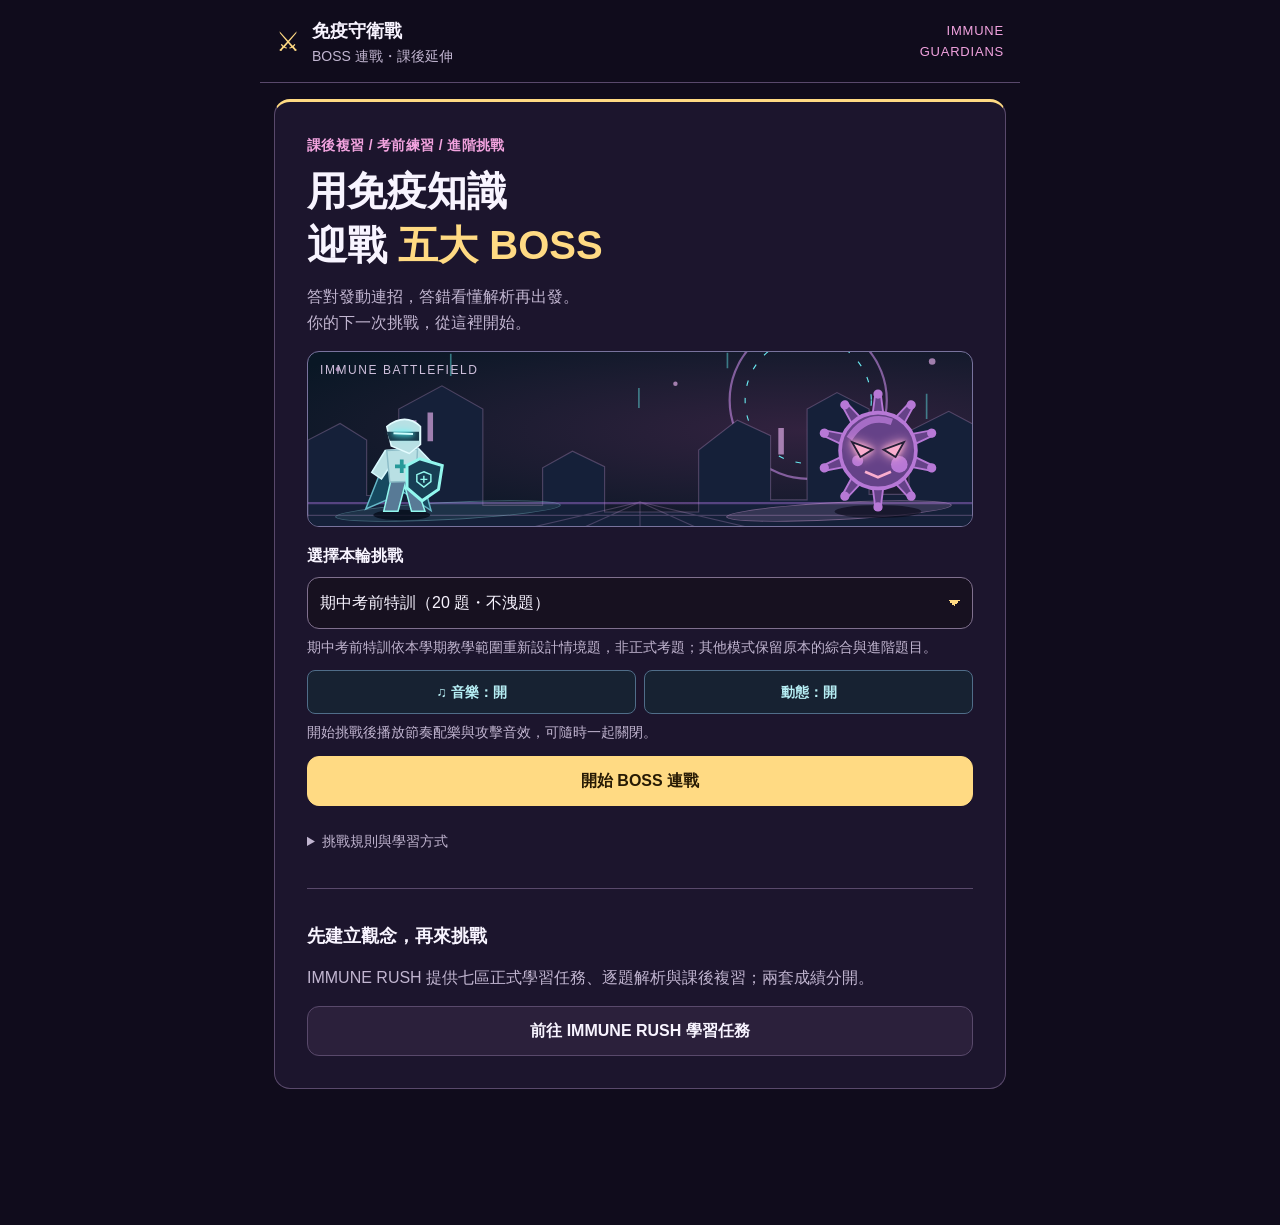
<file: index.html>
<!DOCTYPE html>
<html lang="zh-Hant">
<head>
<meta charset="UTF-8">
<meta name="viewport" content="width=device-width,initial-scale=1,viewport-fit=cover">
<meta name="theme-color" content="#100c1c">
<meta name="description" content="免疫守衛戰：五位 Boss 連戰、綜合複習與課後延伸挑戰。與 IMMUNE RUSH 學習任務分開運作。">
<title>免疫守衛戰｜BOSS 連戰挑戰</title>
<link rel="icon" href="data:,">
<link rel="stylesheet" href="./immune-guardian.css?v=20261102b">
<script src="./immune-guardian-data.js?v=20261102b" defer></script>
<script src="./immune-guardian-scene.js?v=20261008k" defer></script>
<script src="./immune-guardian-audio.js?v=20261008k" defer></script>
<script src="./immune-guardian-app.js?v=20261102b" defer></script>
</head>
<body>
<a class="skip-link" href="#mainContent">跳至挑戰內容</a>
<header class="site-header"><span class="brand-mark" aria-hidden="true">⚔</span><div><strong>免疫守衛戰</strong><span>BOSS 連戰・課後延伸</span></div><span class="edition">IMMUNE GUARDIANS</span></header>
<main id="mainContent" tabindex="-1">
<section id="lobby" class="card lobby" aria-labelledby="lobbyTitle">
  <span class="eyebrow">課後複習 / 考前練習 / 進階挑戰</span>
  <h1 id="lobbyTitle">用免疫知識<br>迎戰 <em>五大 BOSS</em></h1>
  <p>答對發動連招，答錯看懂解析再出發。<br>你的下一次挑戰，從這裡開始。</p>
  <div id="lobbyScene" class="battle lobby-scene" aria-hidden="true"></div>
  <label for="gameMode">選擇本輪挑戰</label>
  <select id="gameMode"><option value="midterm" selected>期中考前特訓（20 題・不洩題）</option><option value="foundation">基礎整合挑戰（20 題）</option><option value="all">綜合挑戰（70 題）</option><option value="national">國考特訓（20 題）</option><option value="concept">概念闖關（50 題）</option></select>
  <p class="mode-description">期中考前特訓依本學期教學範圍重新設計情境題，非正式考題；其他模式保留原本的綜合與進階題目。</p>
  <div class="ambience-tools"><button type="button" data-music aria-pressed="true">♫ 音樂：開</button><button type="button" data-motion aria-pressed="true">動態：開</button></div><p class="ambience-hint">開始挑戰後播放節奏配樂與攻擊音效，可隨時一起關閉。</p>
  <button id="startBtn" type="button" class="primary">開始 BOSS 連戰</button>
  <details class="rules"><summary>挑戰規則與學習方式</summary><ul><li>7 格生命；答錯扣血並中斷 Combo，後段 Boss 反擊較強。</li><li>本輪累積答對 2、4、8、12、18、26、40 題會進化並更換攻擊特效；答錯不扣累積題數、不退化，重新挑戰才歸零。</li><li>答對累積分數與連招；各模式血量已配合題數，全對可擊敗五位 Boss。</li><li>每題只計分一次。閱讀解析後，再按下一題。</li><li>生命歸零或題目用完後結算，可查看本輪錯題再挑戰。</li></ul><p>本輪紀錄只保留到重新整理。正式課堂任務與學習進度，請使用 IMMUNE RUSH。</p></details>
  <section class="return-learning" aria-labelledby="missionLinkTitle"><h2 id="missionLinkTitle">先建立觀念，再來挑戰</h2><p>IMMUNE RUSH 提供七區正式學習任務、逐題解析與課後複習；兩套成績分開。</p><a id="lobbyMission" class="secondary button-link" href="./mission.html">前往 IMMUNE RUSH 學習任務</a></section>
</section>
<section id="playArea" hidden aria-label="Boss 連戰">
  <section id="combatPanel" class="combat-panel" tabindex="-1" aria-label="戰鬥狀態">
    <div class="combat-heading"><span id="catLabel" class="eyebrow">綜合挑戰</span><button type="button" data-music aria-pressed="true">♫ 音樂：開</button><button type="button" data-motion aria-pressed="true">動態：開</button><button id="combatDetailBtn" class="combat-detail-toggle" type="button" aria-expanded="false" aria-controls="battle">戰況</button><button id="endBtn" class="text-button" type="button">結束本輪</button></div>
    <div class="combat-stage"><div id="battle" class="battle">
      <div class="combat-stats">
        <div class="health-panel player"><div class="health-title"><span>守衛生命</span><strong><span id="hp">7</span> / 7</strong></div><div id="heroMeter" class="hp-track" role="progressbar" aria-label="玩家生命值" aria-valuemin="0" aria-valuemax="7" aria-valuenow="7"><i id="heroHpBar"></i></div></div>
        <div class="health-panel enemy"><div class="health-title"><span>BOSS <b id="stageBadge">1 / 5</b></span><span id="bossHealthText">0 / 0</span></div><div id="enemyMeter" class="hp-track" role="progressbar" aria-label="Boss 生命值" aria-valuemin="0" aria-valuemax="100" aria-valuenow="100"><i id="enemyHp"></i></div></div>
      </div>
      <div class="boss-dialogue"><p id="bossTalk" class="boss-talk" aria-label="Boss 台詞"></p></div>
      <div class="fighters" aria-hidden="true"><div class="arena-current"><span class="current-grid ambient"></span><span class="current-line ambient"></span><span class="current-line ambient"></span><span class="current-line ambient"></span></div>
        <div id="bossArrival" class="boss-arrival" aria-hidden="true"><div class="arrival-gate"></div><div class="arrival-rift"></div><div class="arrival-name"><span id="arrivalNumber"></span><strong id="arrivalName"></strong></div></div><div class="battle-ring"></div><div class="platform left"></div><div class="platform right"></div>
        <div id="hero" class="hero"></div><div id="monster" class="monster"></div>
        <div id="strike" class="strike"></div><div id="impact" class="impact"></div><div id="damage" class="damage"></div>
        <div id="evolutionBanner" class="evolutionBanner"></div>
      </div>
      <div class="fighter-states">
        <div class="fighter-state player-state"><div class="fighter-name"><span id="heroIcon" class="state-icon" aria-hidden="true"></span><strong id="heroName">護生守衛</strong></div><span id="evolutionProgress" class="evolution-progress">答對 0｜差 2 題進化</span><span id="heroSkill" class="fighter-detail">防護盾衝擊</span></div>
        <div class="fighter-state boss-state"><div class="fighter-name"><span id="bossIcon" class="state-icon" aria-hidden="true"></span><strong id="bossName">免疫病毒</strong></div><span class="fighter-detail">Lv.<span id="bossLv">10</span> · <span id="bossFormLabel">初始型態</span></span><span class="fighter-detail retaliation">反擊 −<span id="counterDamage">1</span> 格生命</span></div>
      </div>
    </div></div>
    <div class="hud"><div><b id="streak">0</b><span>Combo 連勝</span></div><div><b id="score">0</b><span>分數</span></div><div><b id="defeated">0 / 5</b><span>已擊敗 Boss</span></div></div>

    <p id="status" class="battle-status" role="status">準備迎戰</p>
  </section>
  <section id="questionCard" class="card question-card" aria-labelledby="question">
    <p id="stageNotice" class="stage-notice" hidden></p>
    <div class="meta"><span id="progress">尚未開始</span><span id="questionCategory">綜合挑戰</span></div>
    <progress id="roundProgress" max="70" value="0" aria-label="本輪作答進度"></progress>
    <h2 id="question" tabindex="-1">準備開始</h2>
    <div id="options" class="options"></div>

  </section>
</section>
<section id="result" class="card result" tabindex="-1" aria-labelledby="resultTitle" hidden></section>
<noscript><p>請啟用 JavaScript 以操作互動挑戰。</p></noscript>
</main>
<footer id="battleActions" class="bottom" hidden><div class="bar"><button id="answerBtn" type="button" class="secondary" disabled>回看解析</button><button id="nextBtn" type="button" class="primary" disabled>請先作答</button></div></footer>
<dialog id="answerDialog" class="answer-dialog" aria-labelledby="answerDialogTitle">
  <header class="answer-dialog-head"><h2 id="answerDialogTitle">戰鬥解析</h2><button id="closeAnswerBtn" class="text-button" type="button" autofocus>回看戰場</button></header>
  <div id="answerScroll" class="answer-scroll"><section id="answer" class="answer" aria-label="即時解析"></section></div>
  <footer class="answer-dialog-actions"><button id="continueBattleBtn" class="primary" type="button">繼續・下一題</button></footer>
</dialog>
</body>
</html>
</file>
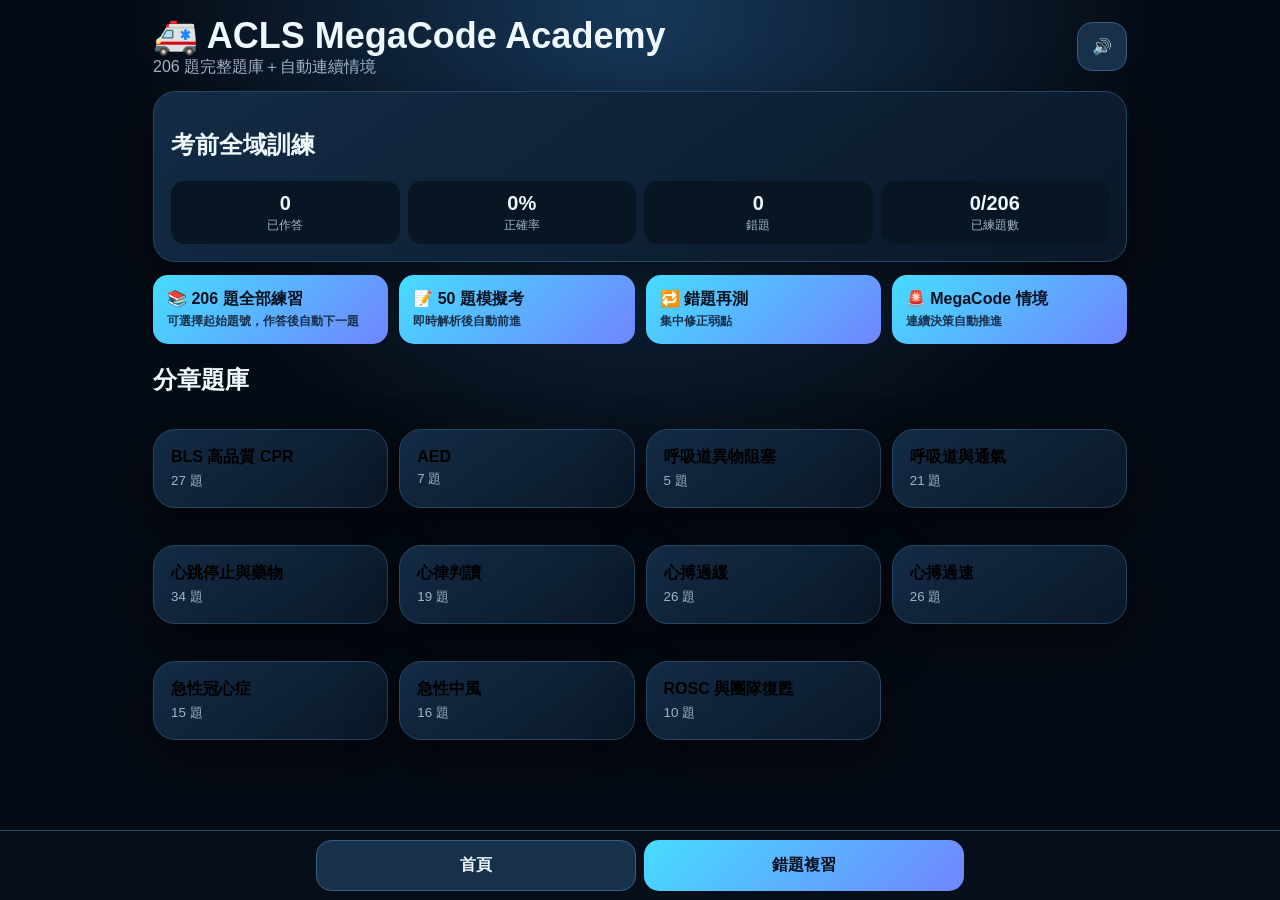
<file: acls/index.html>
<!doctype html><html lang="zh-Hant"><head><meta charset="utf-8"><meta name="viewport" content="width=device-width,initial-scale=1,viewport-fit=cover"><title>ACLS MegaCode Academy</title><style>:root{--bg:#050b14;--card:#0d1b2b;--line:#254765;--txt:#eef8ff;--muted:#9fb3c8;--cyan:#46dcff;--green:#66efaa;--red:#ff5f78;--gold:#ffd166}*{box-sizing:border-box;-webkit-tap-highlight-color:transparent}body{margin:0;background:radial-gradient(circle at top,#17385a,#050b14 46%);color:var(--txt);font-family:-apple-system,BlinkMacSystemFont,"Noto Sans TC",sans-serif;min-height:100vh}button{font:inherit}.app{max-width:1000px;margin:auto;padding:15px 13px 100px}header,.top{display:flex;align-items:center;justify-content:space-between;gap:10px}h1{margin:0;font-size:clamp(1.35rem,5vw,2.25rem)}.muted{color:var(--muted)}.card{background:linear-gradient(145deg,#132b45,#0a1828);border:1px solid var(--line);border-radius:22px;padding:17px;margin:13px 0;box-shadow:0 18px 48px #0008}.grid{display:grid;grid-template-columns:repeat(auto-fit,minmax(210px,1fr));gap:11px}.btn,.option{border:0;border-radius:15px;padding:14px;font-weight:850;cursor:pointer}.btn{background:linear-gradient(135deg,var(--cyan),#7085ff);color:#04111d}.btn.alt{background:#17314b;color:var(--txt);border:1px solid #365c80}.mode{text-align:left}.mode b{display:block}.mode span{display:block;color:#16304a;font-size:.78rem;margin-top:3px}.stats{display:grid;grid-template-columns:repeat(4,1fr);gap:8px}.stat{background:#081522;border-radius:14px;text-align:center;padding:11px}.stat b{display:block;font-size:1.25rem}.stat span{font-size:.72rem;color:var(--muted)}.hidden{display:none!important}.question{font-size:1.17rem;line-height:1.55;margin:16px 0}.option{width:100%;margin:7px 0;text-align:left;background:#081522;color:var(--txt);border:1px solid #315676}.option.correct{background:#123b2f;border-color:var(--green)}.option.wrong{background:#421c29;border-color:var(--red)}.feedback{background:#081522;border-radius:14px;padding:13px;margin-top:11px;line-height:1.55}.progress{height:8px;background:#06101a;border-radius:99px;overflow:hidden}.progress i{display:block;height:100%;background:linear-gradient(90deg,var(--cyan),var(--green))}.chapter{text-align:left}.chapter small{display:block;color:var(--muted);margin-top:4px}.bottom{position:fixed;left:0;right:0;bottom:0;display:flex;justify-content:center;gap:8px;padding:9px 14px calc(9px + env(safe-area-inset-bottom));background:#06101aee;border-top:1px solid #254765;backdrop-filter:blur(14px)}.bottom button{flex:1;max-width:320px}.monitor{position:relative;overflow:hidden;background:#020806;border:2px solid #1d4f3a;border-radius:18px;padding:12px;box-shadow:inset 0 0 30px #00ff6630,0 0 22px #00ff4420}.ecg{height:105px;width:100%}.ecg path{fill:none;stroke:#67ff9c;stroke-width:3;stroke-linecap:round;filter:drop-shadow(0 0 5px #34ff78);stroke-dasharray:900;animation:trace 2.2s linear infinite}@keyframes trace{from{stroke-dashoffset:900}to{stroke-dashoffset:0}}.rhythm{position:absolute;top:8px;left:12px;color:#67ff9c;font-weight:900}.vitals{display:grid;grid-template-columns:repeat(5,1fr);gap:7px;margin-top:10px}.vital{background:#07131f;border-radius:11px;padding:9px;text-align:center}.vital b{display:block;font-size:1.2rem}.vital span{font-size:.68rem;color:var(--muted)}.code-banner{position:fixed;inset:0;display:grid;place-items:center;background:#b40020e8;color:#fff;font-size:clamp(2.1rem,10vw,5rem);font-weight:1000;z-index:99;animation:alarm .25s 6 alternate}@keyframes alarm{to{background:#180006e8}}.flash{position:fixed;inset:0;background:#fff;z-index:100;pointer-events:none;animation:flash .5s forwards}@keyframes flash{from{opacity:1}to{opacity:0}}.toast{position:fixed;left:50%;top:50%;transform:translate(-50%,-50%);z-index:90;background:#071522;border:2px solid var(--cyan);border-radius:18px;padding:18px 24px;font-size:1.4rem;font-weight:950;box-shadow:0 0 45px var(--cyan);animation:pop 1.15s forwards}@keyframes pop{0%{opacity:0;transform:translate(-50%,-50%) scale(.5)}25%{opacity:1;transform:translate(-50%,-50%) scale(1.1)}75%{opacity:1}100%{opacity:0;transform:translate(-50%,-60%)}}.autonext{margin-top:8px;color:var(--gold);font-weight:900}.timer{font-weight:950;color:var(--gold)}@media(max-width:620px){.stats{grid-template-columns:repeat(2,1fr)}.vitals{grid-template-columns:repeat(3,1fr)}}</style></head><body><main class="app"><header><div><h1>🚑 ACLS MegaCode Academy</h1><div class="muted">206 題完整題庫＋自動連續情境</div></div><button class="btn alt" id="soundBtn">🔊</button></header><section id="home"><div class="card"><h2>考前全域訓練</h2><div class="stats"><div class="stat"><b id="done">0</b><span>已作答</span></div><div class="stat"><b id="acc">0%</b><span>正確率</span></div><div class="stat"><b id="wrong">0</b><span>錯題</span></div><div class="stat"><b id="covered">0/206</b><span>已練題數</span></div></div></div><div class="grid"><button class="btn mode" id="allBtn"><b>📚 206 題全部練習</b><span>作答後自動下一題</span></button><button class="btn mode" id="mockBtn"><b>📝 50 題模擬考</b><span>即時解析後自動前進</span></button><button class="btn mode" id="wrongBtn"><b>🔁 錯題再測</b><span>集中修正弱點</span></button><button class="btn mode" id="megaBtn"><b>🚨 MegaCode 情境</b><span>連續決策自動推進</span></button></div><h2>分章題庫</h2><div id="chapters" class="grid"></div></section><section id="quiz" class="card hidden"><div class="top"><button class="btn alt" id="quizBack">← 返回</button><b id="prog"></b></div><div class="progress"><i id="bar"></i></div><div class="muted" id="label"></div><div class="question" id="q"></div><div id="opts"></div><div id="fb" class="feedback hidden"></div><div id="autoQuiz" class="autonext hidden"></div></section><section id="mega" class="hidden"><div class="card"><div class="top"><button class="btn alt" id="megaBack">← 返回</button><b>情境中心</b></div><div id="megaList" class="grid"></div></div></section><section id="case" class="hidden"><div class="card"><div class="top"><button class="btn alt" id="caseBack">← 情境列表</button><b class="timer" id="timer">30</b></div><h2 id="caseTitle"></h2><div class="card" id="caseText"></div><div class="monitor"><div class="rhythm" id="rhythm">VF</div><svg class="ecg" viewBox="0 0 900 120" preserveAspectRatio="none"><path id="ecgPath" d="M0 60 L900 60"/></svg><div class="vitals"><div class="vital"><b id="hr">0</b><span>HR</span></div><div class="vital"><b id="bp">--/--</b><span>BP</span></div><div class="vital"><b id="spo2">--</b><span>SpO₂</span></div><div class="vital"><b id="etco2">8</b><span>ETCO₂</span></div><div class="vital"><b id="hp">100</b><span>Patient HP</span></div></div></div><div class="question">下一步處置？</div><div id="caseOpts"></div><div id="caseFb" class="feedback hidden"></div><div id="autoCase" class="autonext hidden"></div></div></section></main><div class="bottom"><button class="btn alt" id="homeBtn">首頁</button><button class="btn" id="bottomWrong">錯題複習</button></div><script src="q1.js"></script><script src="q2.js"></script><script src="q3.js"></script><script src="q4.js"></script><script>'use strict';const $=s=>document.querySelector(s),Q=Array.isArray(window.ACLS_QUESTIONS)?window.ACLS_QUESTIONS:[];let S;try{S=JSON.parse(localStorage.getItem('aclsMegaSave')||'{}')}catch(e){S={}}S=Object.assign({done:0,correct:0,wrong:{},seen:{},sound:true},S);let list=[],idx=0,right=0,mode='',locked=false,autoTimer=null,ci=0,si=0,hp=100,countdown=null,time=30;const waves={VF:'M0 60 '+Array.from({length:60},(_,i)=>'L'+(i*15)+' '+(25+Math.random()*70)).join(' '),VT:'M0 60 '+Array.from({length:25},(_,i)=>'L'+(i*36)+' '+(i%2?95:20)).join(' '),PEA:'M0 60 L80 60 L95 35 L110 90 L125 60 L220 60 L235 35 L250 90 L265 60 L900 60',Asystole:'M0 60 L900 60',PSVT:'M0 60 '+Array.from({length:35},(_,i)=>'L'+(i*26)+' '+(i%2?85:35)).join(' '),ROSC:'M0 60 L80 60 L90 50 L100 60 L110 15 L125 95 L140 60 L165 48 L190 60 L900 60'};function tone(f=600,d=.12){if(!S.sound)return;try{const A=new (AudioContext||webkitAudioContext)(),o=A.createOscillator(),g=A.createGain();o.connect(g);g.connect(A.destination);o.frequency.value=f;g.gain.value=.05;o.start();g.gain.exponentialRampToValueAtTime(.001,A.currentTime+d);o.stop(A.currentTime+d)}catch(e){}}function fx(kind,text){if(navigator.vibrate)navigator.vibrate(kind==='shock'?[80,50,120]:kind==='bad'?[60,40,60]:30);if(kind==='shock'){const e=document.createElement('div');e.className='flash';document.body.append(e);setTimeout(()=>e.remove(),550);tone(180,.25)}const t=document.createElement('div');t.className='toast';t.textContent=text;document.body.append(t);setTimeout(()=>t.remove(),1200);tone(kind==='bad'?180:780)}function codeBlue(){const e=document.createElement('div');e.className='code-banner';e.innerHTML='🚨 CODE BLUE<br><small>TEAM LEADER MODE</small>';document.body.append(e);tone(220,.8);setTimeout(()=>e.remove(),1500)}function save(){localStorage.setItem('aclsMegaSave',JSON.stringify(S));stats()}function stats(){$('#done').textContent=S.done||0;$('#acc').textContent=S.done?Math.round(S.correct/S.done*100)+'%':'0%';$('#wrong').textContent=Object.keys(S.wrong||{}).length;$('#covered').textContent=Object.keys(S.seen||{}).length+'/'+Q.length}function clearAll(){clearTimeout(autoTimer);clearInterval(countdown)}function hide(){clearAll();['home','quiz','mega','case'].forEach(x=>$('#'+x).classList.add('hidden'))}function home(){hide();$('#home').classList.remove('hidden');chapters();stats();scrollTo(0,0)}function chapters(){const m={};Q.forEach(x=>(m[x.chapter]??=[]).push(x));$('#chapters').innerHTML='';Object.entries(m).forEach(([c,a])=>{const b=document.createElement('button');b.className='card chapter';b.innerHTML='<b>'+c+'</b><small>'+a.length+' 題</small>';b.onclick=()=>begin(a,c);$('#chapters').append(b)})}function begin(a,m){if(!a.length)return alert('目前沒有題目。');list=[...a];idx=0;right=0;mode=m;hide();$('#quiz').classList.remove('hidden');renderQ()}function renderQ(){locked=false;const x=list[idx];$('#prog').textContent=(idx+1)+' / '+list.length;$('#bar').style.width=(idx/list.length*100)+'%';$('#label').textContent=mode+'｜題號 '+x.id+'｜'+x.chapter;$('#q').textContent=x.q;$('#opts').innerHTML='';x.options.forEach((o,i)=>{const b=document.createElement('button');b.className='option';b.innerHTML='<b>'+String.fromCharCode(65+i)+'.</b> '+o;b.onclick=()=>answer(i);$('#opts').append(b)});$('#fb').classList.add('hidden');$('#autoQuiz').classList.add('hidden')}function answer(i){if(locked)return;locked=true;const x=list[idx],ok=i===x.answer;document.querySelectorAll('#opts .option').forEach((b,j)=>{b.disabled=true;if(j===x.answer)b.classList.add('correct');else if(j===i)b.classList.add('wrong')});S.done++;S.seen[x.id]=1;if(ok){S.correct++;right++;delete S.wrong[x.id];fx('good','✅ 答對了')}else{S.wrong[x.id]=(S.wrong[x.id]||0)+1;fx('bad','❌ 正確答案 '+String.fromCharCode(65+x.answer))}save();$('#fb').innerHTML='<strong>'+(ok?'答對了':'正確答案：'+String.fromCharCode(65+x.answer))+'</strong><br>'+(x.explain||'');$('#fb').classList.remove('hidden');let sec=ok?2:3;$('#autoQuiz').classList.remove('hidden');$('#autoQuiz').textContent=sec+' 秒後自動下一題';const iv=setInterval(()=>{sec--;$('#autoQuiz').textContent=sec>0?sec+' 秒後自動下一題':'正在前往下一題…';if(sec<=0)clearInterval(iv)},1000);autoTimer=setTimeout(nextQ,ok?2000:3000)}function nextQ(){if(++idx>=list.length){alert('完成！'+right+'/'+list.length);home()}else renderQ()}const C=[{t:'VF 反覆電擊',r:'VF',v:['0','--/--','--','7'],s:[['58歲男性突然倒地，無反應、無脈搏，監視器顯示 VF。',['開始高品質 CPR 並立即去顫','先插管再處理','Atropine 1 mg','同步整流'],0,'shock','可電擊心律應立刻 CPR 與去顫。'],['第一次去顫後仍為 VF。',['立即恢復 CPR 2 分鐘','立刻停下摸脈搏','連續電擊三次','Adenosine'],0,'cpr','電擊後立即恢復 CPR。'],['第二次去顫後仍為 VF。',['Epinephrine 1 mg IV/IO','Atropine','Dopamine','停止 CPR'],0,'drug','持續 CPR 並每 3–5 分鐘給 Epinephrine。'],['第三次去顫後仍為 VF。',['Amiodarone 300 mg IV/IO','Adenosine','同步整流','觀察'],0,'drug','頑固 VF/pVT 可使用 Amiodarone。']]},{t:'PEA—張力性氣胸',r:'PEA',v:['35','--/--','71','6'],s:[['無脈搏，右側呼吸音消失、頸靜脈怒張。',['CPR、Epinephrine 並找 5H5T','立即去顫','Adenosine','Atropine'],0,'cpr','PEA 不電擊。'],['高度懷疑張力性氣胸。',['立即胸部減壓','等待 X 光','同步整流','只提高氧氣'],0,'drug','不可等待影像。']]},{t:'第三度 AV block',r:'ROSC',v:['32','74/40','89','28'],s:[['病人胸痛、意識混亂，第三度 AV block。',['Atropine 1 mg 並準備 TCP','Adenosine','去顫','觀察'],0,'drug','高度阻滯常需 pacing。'],['Atropine 無效。',['立即 TCP，考慮 Dopamine/Epinephrine infusion','再等 10 分鐘','同步整流','Amiodarone'],0,'shock','不穩定心搏過緩應立即節律器支持。']]},{t:'不穩定單型 VT',r:'VT',v:['178','68/38','88','24'],s:[['有脈搏單型 VT，伴低血壓與意識改變。',['同步整流，若可行先鎮靜','Adenosine','Atropine','只給氧'],0,'shock','不穩定有脈搏 VT 需同步整流。']]},{t:'穩定 PSVT',r:'PSVT',v:['186','118/72','96','31'],s:[['規則窄 QRS，血壓穩定。',['迷走神經刺激','立即去顫','Atropine','Amiodarone'],0,'cpr','穩定規則窄 QRS 可先迷走刺激。'],['迷走刺激無效。',['Adenosine 6 mg 快速推注','Epinephrine','Lidocaine','同步整流'],0,'drug','Adenosine 必須快速推注並立即沖管。']]},{t:'Asystole',r:'Asystole',v:['0','--/--','--','4'],s:[['兩個導程確認 Asystole。',['高品質 CPR、Epinephrine、找 5H5T','去顫 200J','Atropine','TCP'],0,'cpr','Asystole 不可電擊。']]},{t:'ROSC 後照護',r:'ROSC',v:['92','78/46','84','32'],s:[['恢復脈搏但仍昏迷、低氧與低血壓。',['調整氧合通氣、治療低血壓、12 導程 ECG 與溫度控制','過度換氣','停止監測','只給鎮靜'],0,'rosc','需系統性 ROSC 後照護。']]}];function showMega(){hide();$('#mega').classList.remove('hidden');$('#megaList').innerHTML='';C.forEach((c,i)=>{const b=document.createElement('button');b.className='card chapter';b.innerHTML='<b>🚨 '+c.t+'</b><small>'+c.s.length+' 個連續決策點</small>';b.onclick=()=>startCase(i);$('#megaList').append(b)})}function startCase(i){ci=i;si=0;hp=100;hide();$('#case').classList.remove('hidden');codeBlue();renderCase()}function setWave(r){$('#rhythm').textContent=r;$('#ecgPath').setAttribute('d',waves[r]||waves.ROSC)}function renderCase(){clearAll();locked=false;const c=C[ci],s=c.s[si];$('#caseTitle').textContent=c.t;$('#caseText').textContent=s[0];setWave(c.r);$('#hr').textContent=c.v[0];$('#bp').textContent=c.v[1];$('#spo2').textContent=c.v[2];$('#etco2').textContent=c.v[3];$('#hp').textContent=hp;$('#caseOpts').innerHTML='';s[1].forEach((o,i)=>{const b=document.createElement('button');b.className='option';b.textContent=o;b.onclick=()=>caseAnswer(i);$('#caseOpts').append(b)});$('#caseFb').classList.add('hidden');$('#autoCase').classList.add('hidden');time=30;$('#timer').textContent=time;countdown=setInterval(()=>{time--;$('#timer').textContent=time;if(time<=0){clearInterval(countdown);caseAnswer(-1)}},1000)}function caseAnswer(i){if(locked)return;locked=true;clearInterval(countdown);const s=C[ci].s[si],ok=i===s[2];document.querySelectorAll('#caseOpts .option').forEach((b,j)=>{b.disabled=true;if(j===s[2])b.classList.add('correct');else if(j===i)b.classList.add('wrong')});if(ok){hp=Math.min(100,hp+5);fx(s[3],s[3]==='shock'?'⚡ CLEAR！SHOCK！':s[3]==='drug'?'💉 藥物已給予':'🫀 正確處置')}else{hp=Math.max(0,hp-25);fx('bad','❌ 病人惡化')}$('#hp').textContent=hp;$('#caseFb').innerHTML='<strong>'+(ok?'決策正確':'決策錯誤')+'</strong><br>'+s[4];$('#caseFb').classList.remove('hidden');let sec=ok?2:3;$('#autoCase').classList.remove('hidden');$('#autoCase').textContent=sec+' 秒後病況自動更新';const iv=setInterval(()=>{sec--;$('#autoCase').textContent=sec>0?sec+' 秒後病況自動更新':'正在更新病況…';if(sec<=0)clearInterval(iv)},1000);autoTimer=setTimeout(nextStep,ok?2000:3000)}function nextStep(){if(++si>=C[ci].s.length){alert('情境完成！Patient HP：'+hp);showMega()}else renderCase()}$('#allBtn').onclick=()=>begin(Q,'206 題全部練習');$('#mockBtn').onclick=()=>begin([...Q].sort(()=>Math.random()-.5).slice(0,50),'50 題模擬考');$('#wrongBtn').onclick=$('#bottomWrong').onclick=()=>{const a=Q.filter(x=>S.wrong&&S.wrong[x.id]);a.length?begin(a,'錯題再測'):alert('目前沒有錯題。')};$('#megaBtn').onclick=showMega;$('#quizBack').onclick=$('#megaBack').onclick=$('#homeBtn').onclick=home;$('#caseBack').onclick=showMega;$('#soundBtn').onclick=()=>{S.sound=!S.sound;$('#soundBtn').textContent=S.sound?'🔊':'🔇';save()};$('#soundBtn').textContent=S.sound?'🔊':'🔇';home();</script></body></html>
</file>
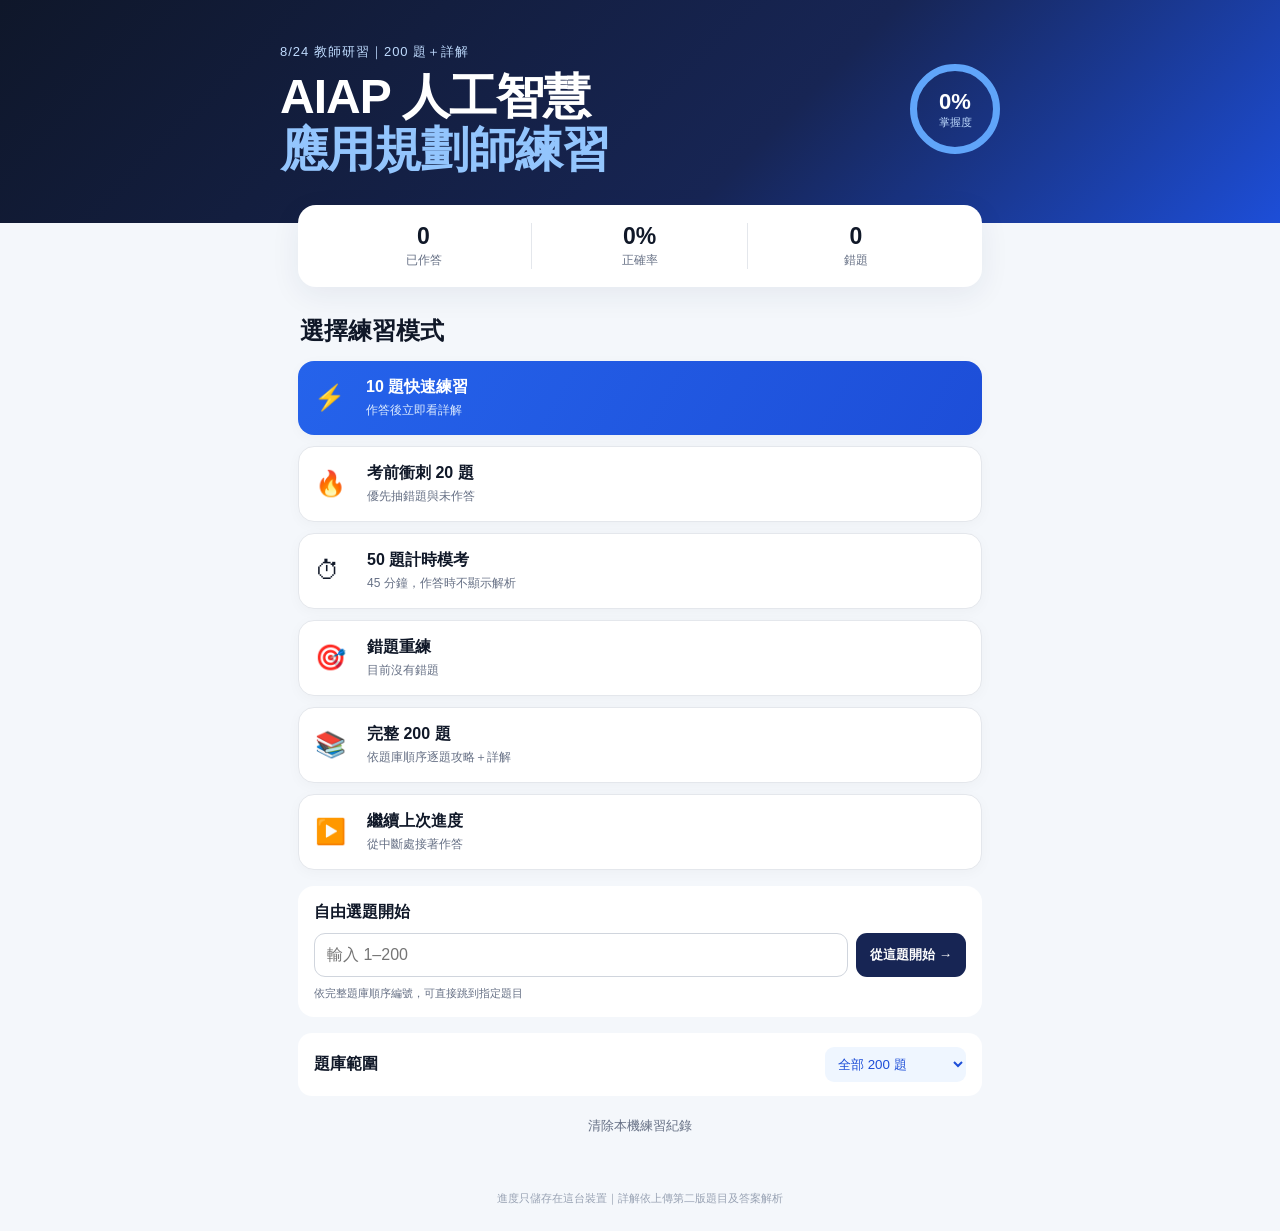
<file: aiap-practice/index.html>
<!doctype html><html lang="zh-Hant"><head><meta charset="utf-8"><meta name="viewport" content="width=device-width,initial-scale=1,viewport-fit=cover"><meta name="theme-color" content="#111827"><meta name="robots" content="noindex,nofollow"><link rel="manifest" href="manifest.webmanifest"><link rel="stylesheet" href="style.css"><title>AIAP 考前練習</title></head><body>
<header><div><span class="eyebrow">8/24 教師研習｜200 題＋詳解</span><h1>AIAP 人工智慧<br><em>應用規劃師練習</em></h1></div><div class="ring"><b id="mastery">0%</b><small>掌握度</small></div></header>
<main><section id="home">
 <div class="stats"><div><b id="done">0</b><span>已作答</span></div><div><b id="correct">0%</b><span>正確率</span></div><div><b id="wrong">0</b><span>錯題</span></div></div>
 <h2>選擇練習模式</h2><div class="modes">
  <button data-mode="quick" class="primary"><span>⚡</span><div><b>10 題快速練習</b><small>作答後立即看詳解</small></div></button>
  <button data-mode="sprint"><span>🔥</span><div><b>考前衝刺 20 題</b><small>優先抽錯題與未作答</small></div></button>
  <button data-mode="mock"><span>⏱</span><div><b>50 題計時模考</b><small>45 分鐘，作答時不顯示解析</small></div></button>
  <button data-mode="wrong"><span>🎯</span><div><b>錯題重練</b><small id="wrongHint">目前沒有錯題</small></div></button>
  <button data-mode="all"><span>📚</span><div><b>完整 200 題</b><small>依題庫順序逐題攻略＋詳解</small></div></button>
  <button data-mode="continue" id="continueBtn" hidden><span>▶️</span><div><b id="continueTitle">繼續上次進度</b><small>從中斷處接著作答</small></div></button>
 </div>
 <div class="jump"><label for="jumpNo">自由選題開始</label><div><input id="jumpNo" type="number" min="1" max="200" inputmode="numeric" placeholder="輸入 1–200"><button id="jumpBtn">從這題開始 →</button></div><small>依完整題庫順序編號，可直接跳到指定題目</small></div>
 <div class="bank"><label>題庫範圍</label><select id="bank"><option value="0">全部 200 題</option><option value="1">題庫一（1–100）</option><option value="2">題庫二（1–100）</option></select></div>
 <button id="reset" class="textbtn">清除本機練習紀錄</button>
</section>
<section id="quiz" hidden><div class="quizbar"><button id="back">←</button><div><b id="modeTitle"></b><span id="counter"></span></div><time id="timer"></time></div><div class="progress"><i id="bar"></i></div><article><div class="qmeta" id="qmeta"></div><h2 id="question"></h2><div id="choices" class="choices"></div><div id="feedback" hidden></div></article><nav><button id="mark">☆ 不確定</button><button id="next" disabled>下一題 →</button></nav></section>
<section id="result" hidden><div class="resultcard"><span>本次成績</span><b id="score"></b><h2 id="resultTitle"></h2><p id="resultText"></p><button id="retry">重練本次錯題</button><button id="goHome" class="secondary">回到首頁</button></div></section></main>
<footer>進度只儲存在這台裝置｜詳解依上傳第二版題目及答案解析</footer><style>.jump{margin-top:16px;background:white;padding:16px;border-radius:16px}.jump>label{font-weight:700}.jump>div{display:flex;gap:8px;margin:10px 0 6px}.jump input{min-width:0;flex:1;border:1.5px solid #d0d5dd;border-radius:11px;padding:12px;font-size:16px}.jump button{border:0;border-radius:11px;padding:0 14px;background:#172554;color:white;font-weight:700}.jump small{color:var(--muted);font-size:11px}#feedback{font-weight:400;line-height:1.65;padding:16px}#feedback .feedback-title{font-weight:800;margin-bottom:9px;font-size:15px}#feedback .explanation{color:#344054;font-size:14px}#feedback .ex-label{font-weight:800;color:#172554}</style><script src="app.js?v=5"></script></body></html>
</file>
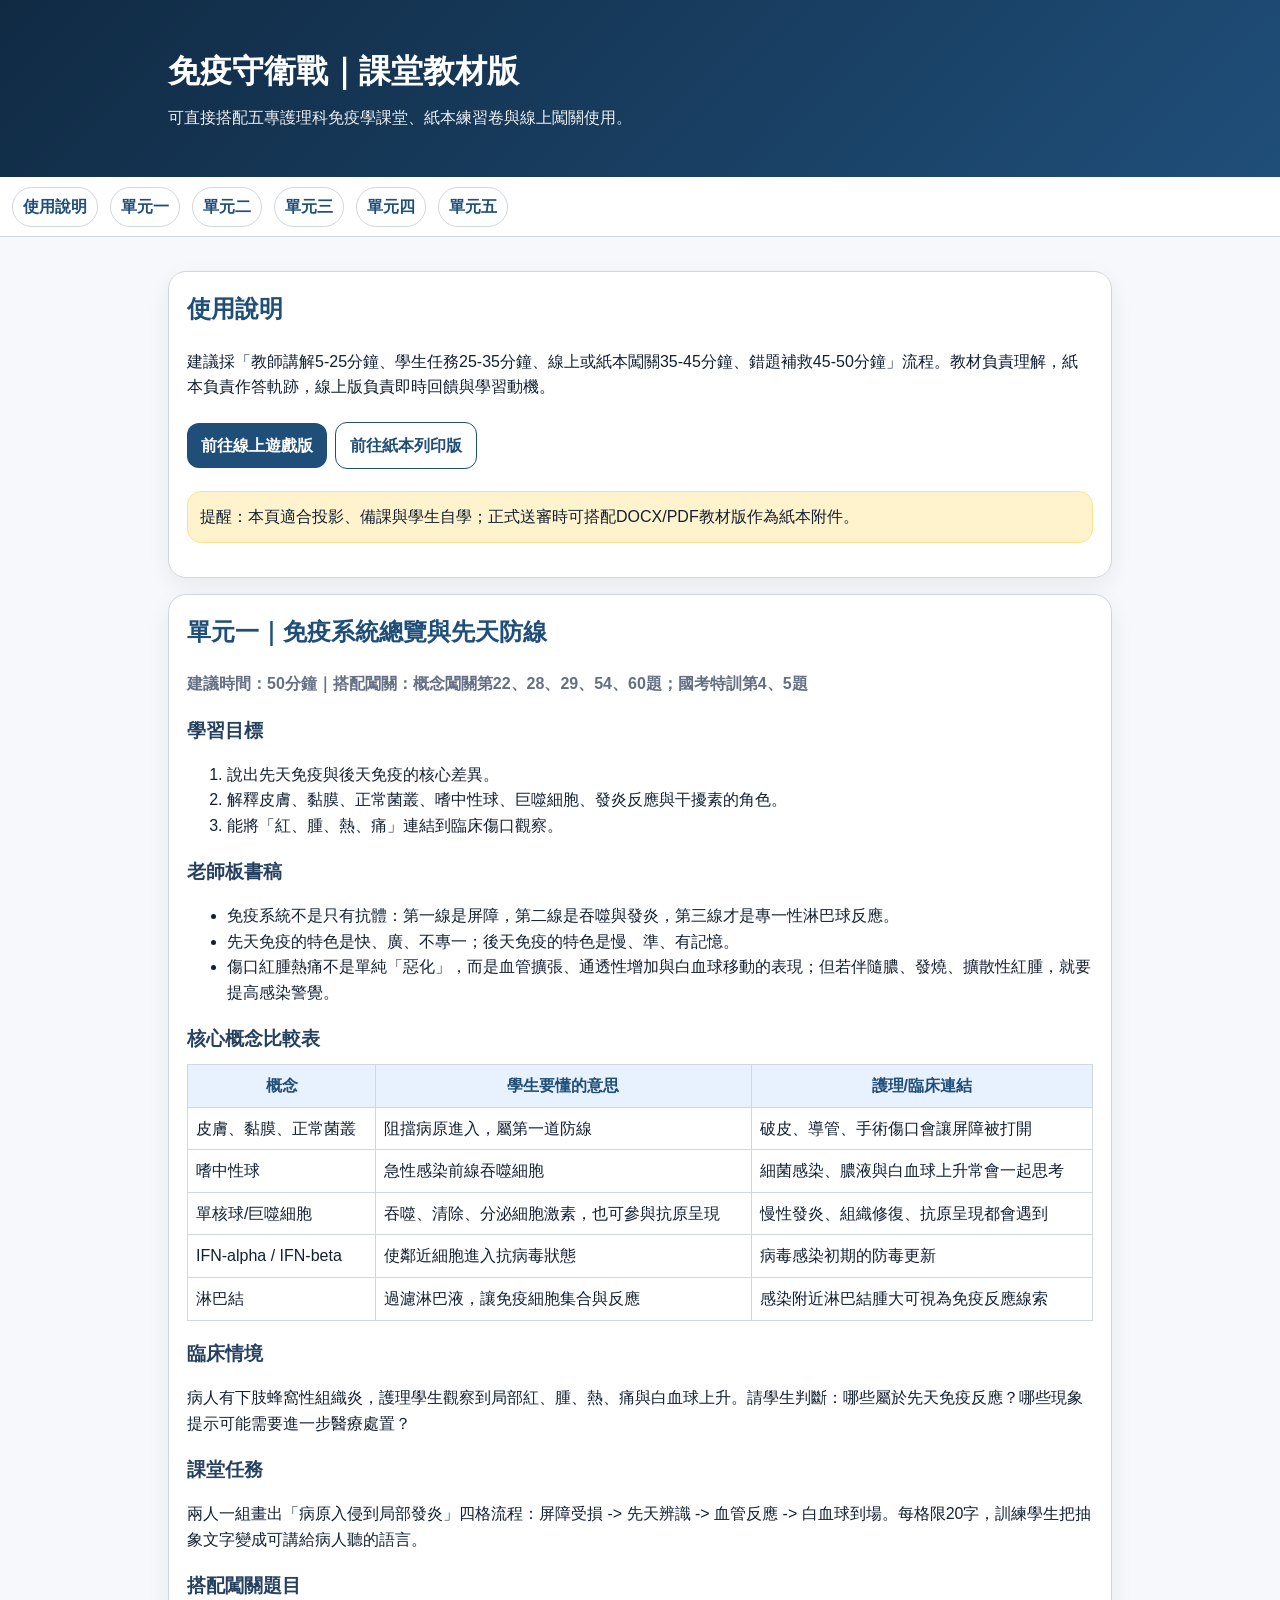
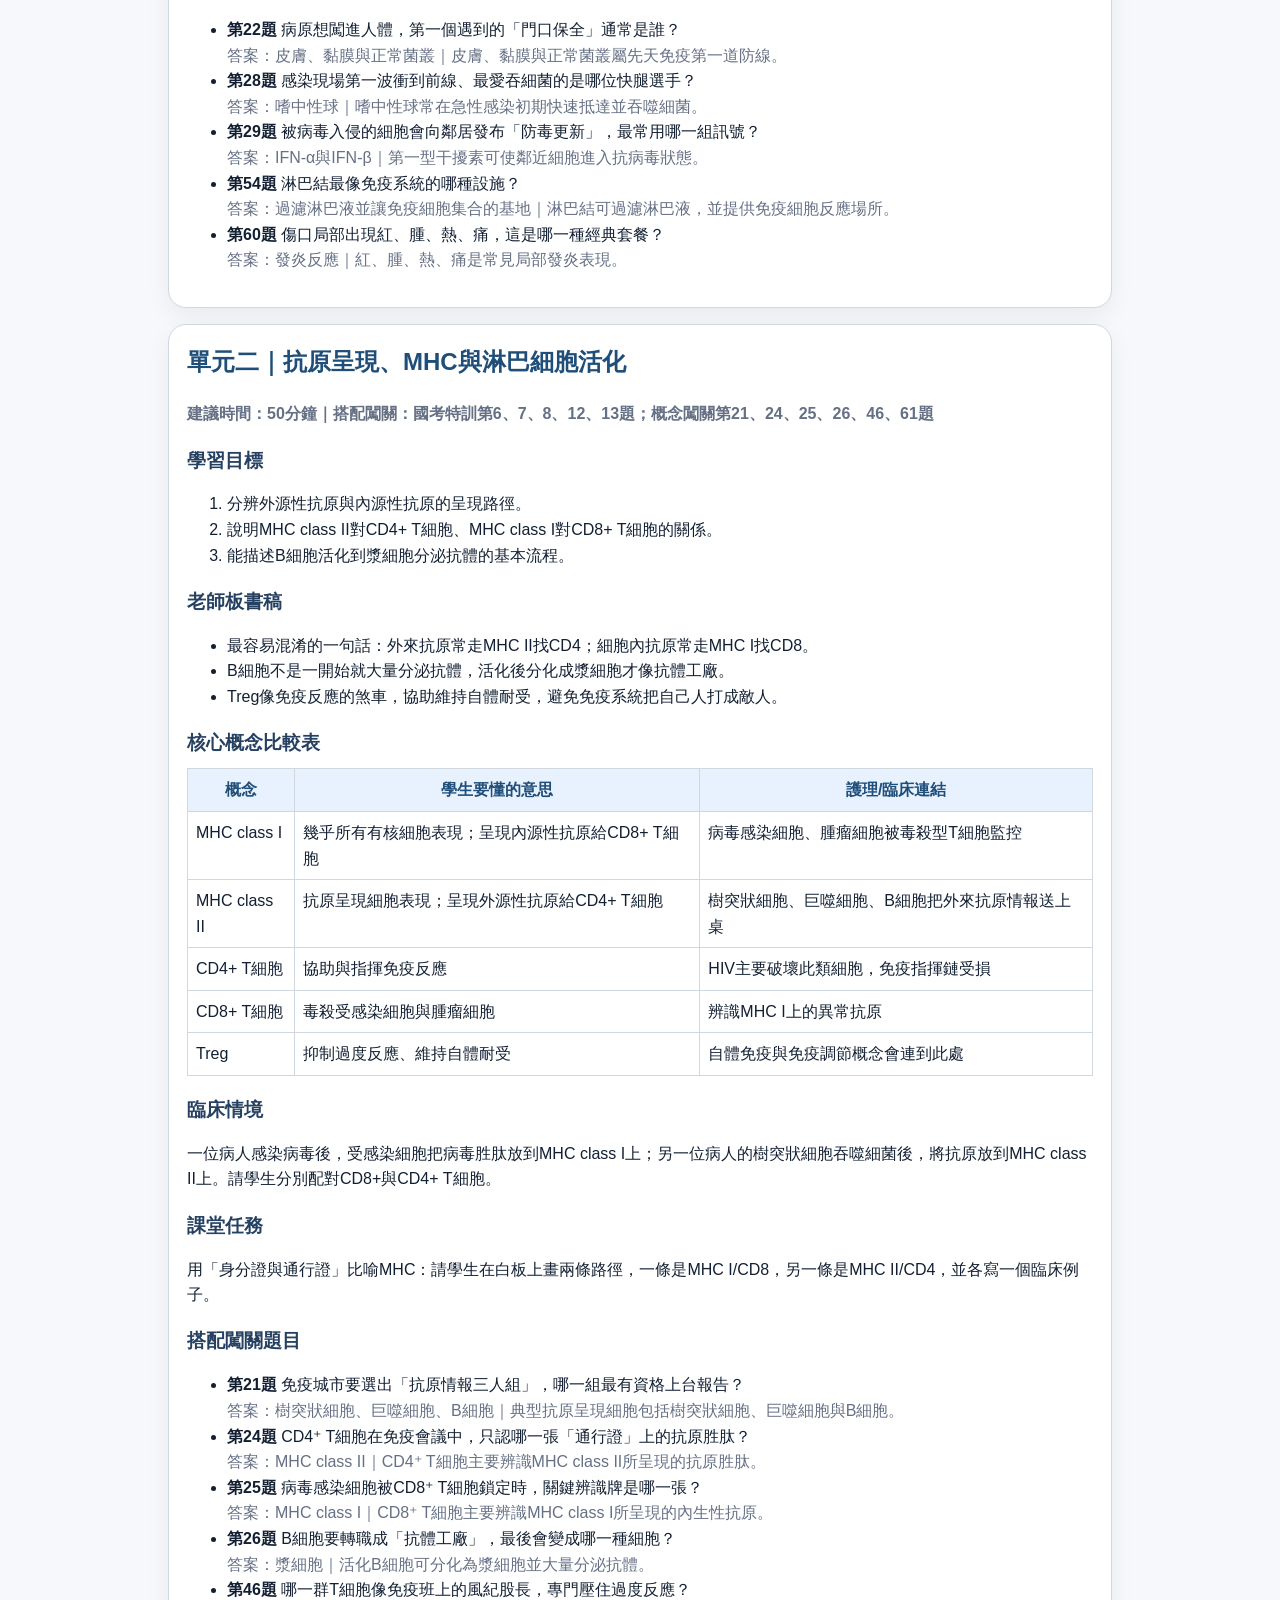
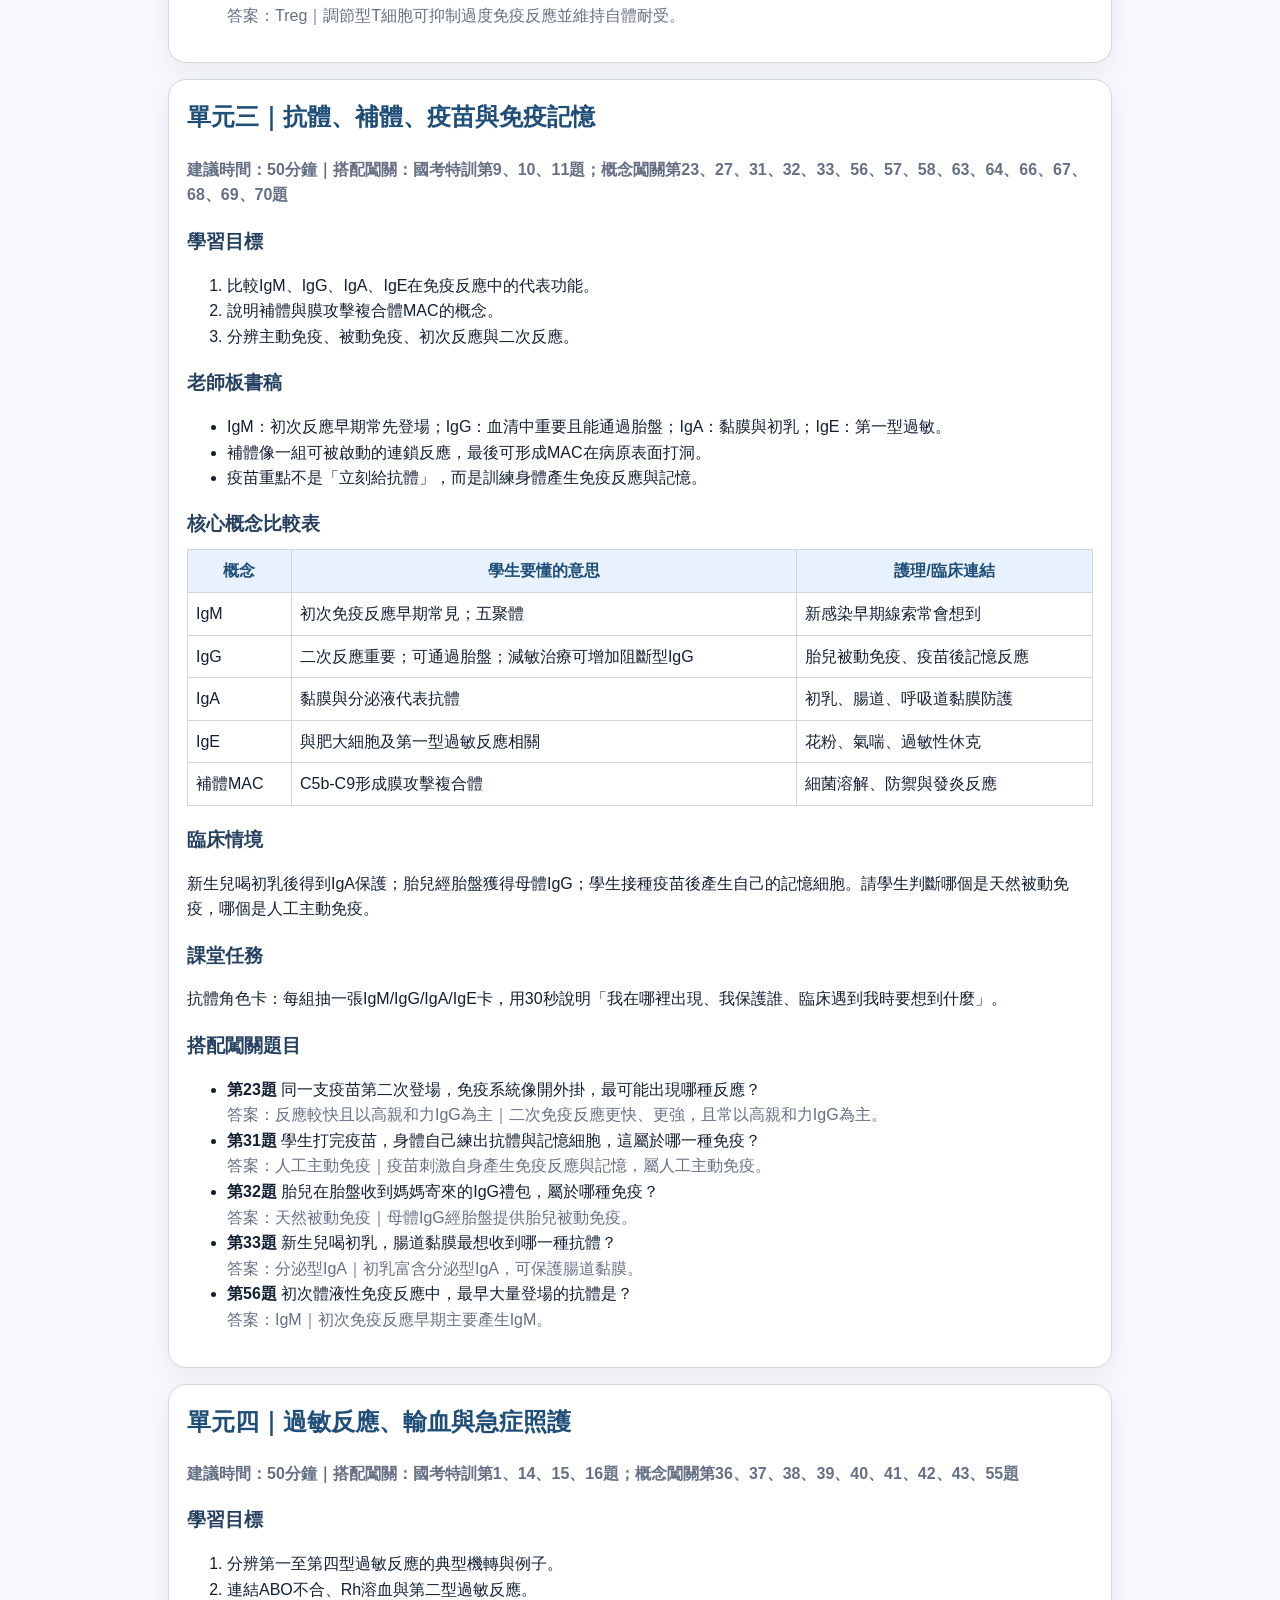
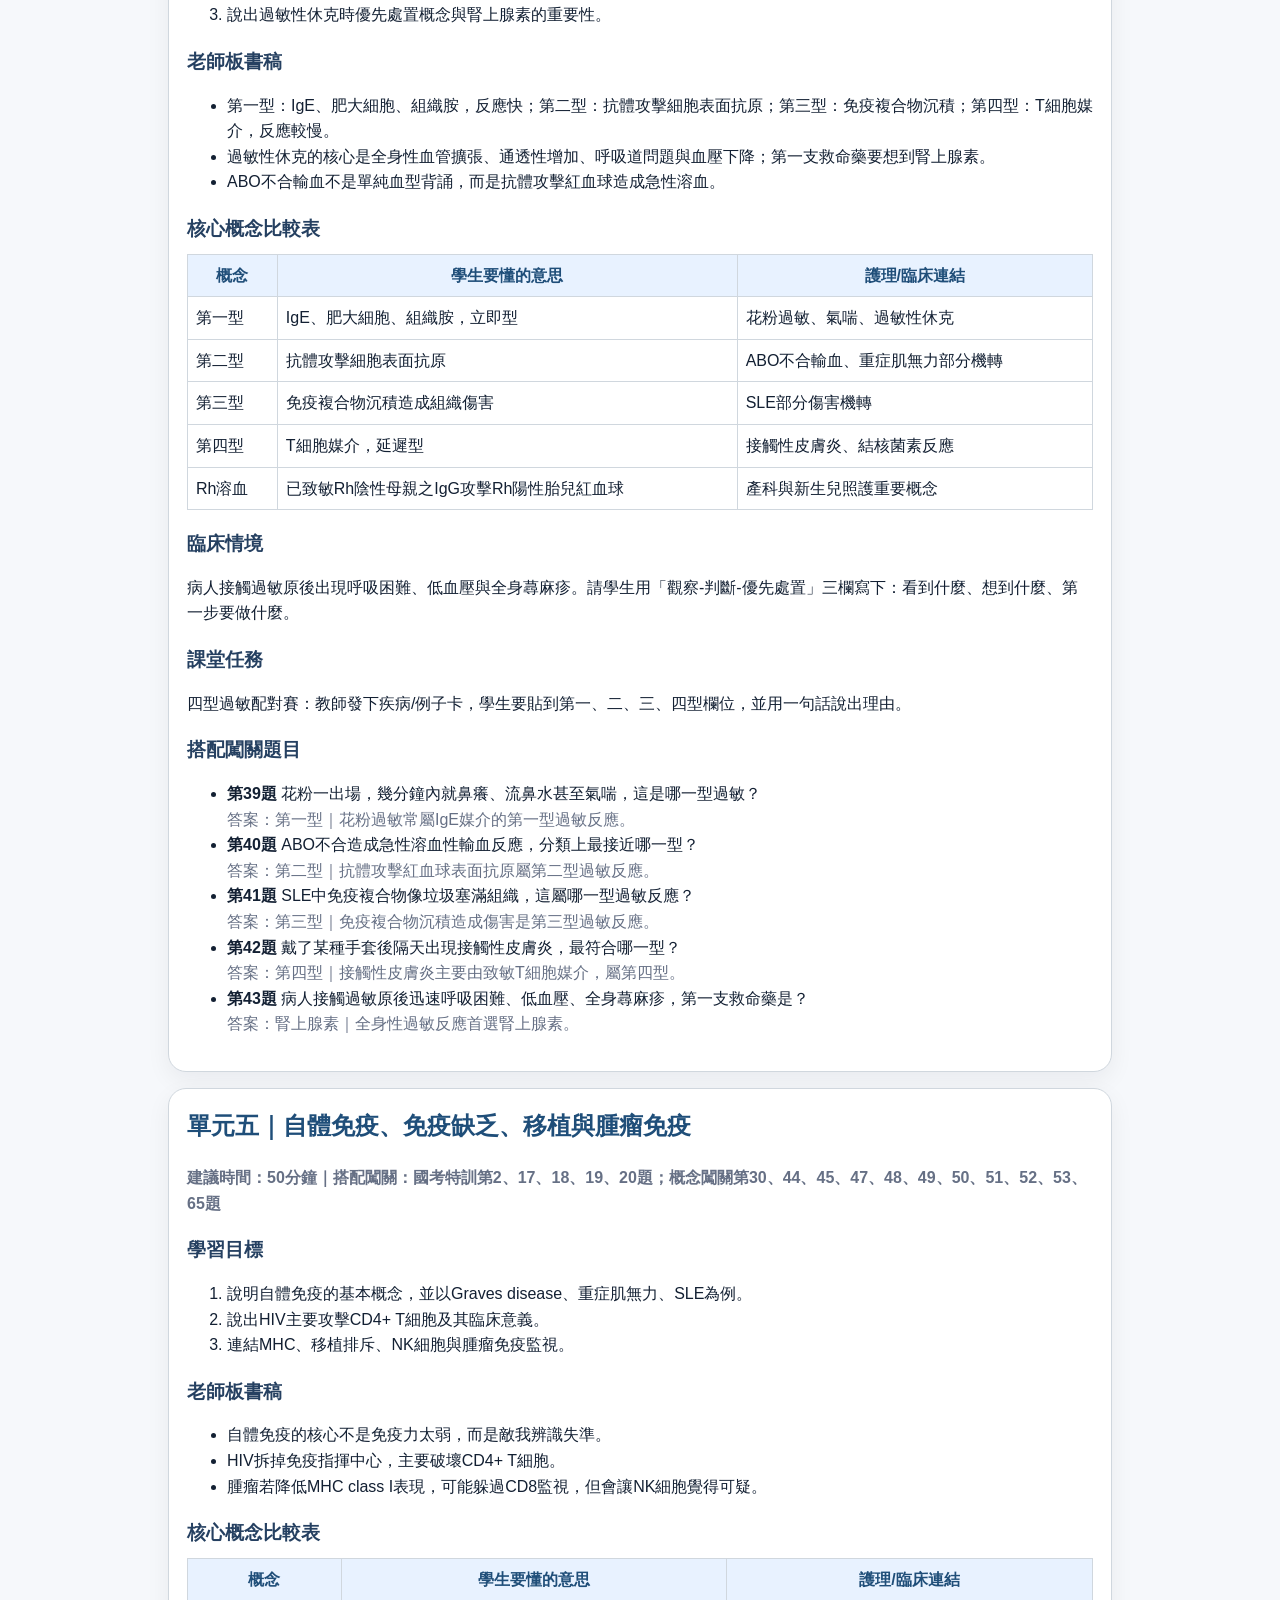
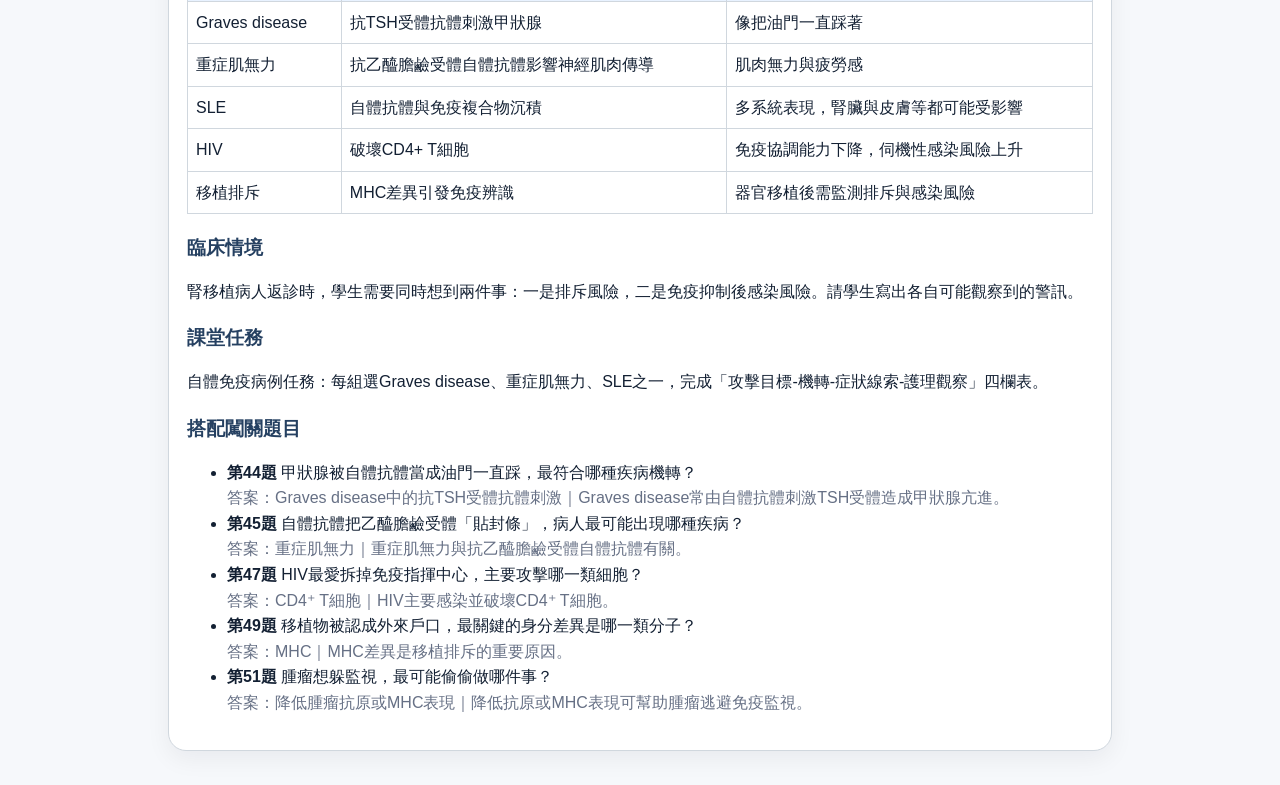
<file: lesson.html>
<!DOCTYPE html>
<html lang="zh-Hant">
<head>
<meta charset="UTF-8">
<meta name="viewport" content="width=device-width,initial-scale=1,viewport-fit=cover">
<title>免疫守衛戰｜課堂教材版</title>
<style>
:root{--blue:#1f4e79;--ink:#132033;--muted:#667085;--line:#d0d7de;--bg:#f6f8fb;--card:#fff;--gold:#fff3cd}
*{box-sizing:border-box} body{margin:0;background:var(--bg);color:var(--ink);font-family:-apple-system,BlinkMacSystemFont,"Noto Sans CJK TC",Arial,sans-serif;line-height:1.6}
header{background:linear-gradient(135deg,#102a43,#1f4e79);color:#fff;padding:28px 16px} .wrap{max-width:980px;margin:auto;padding:18px}
h1{margin:0;font-size:2rem} .lead{opacity:.92;margin:.5rem 0 0} nav{position:sticky;top:0;background:#fff;border-bottom:1px solid var(--line);z-index:10;overflow:auto;white-space:nowrap;padding:10px 12px}
nav a{display:inline-block;color:var(--blue);text-decoration:none;font-weight:800;margin-right:12px;padding:6px 10px;border:1px solid var(--line);border-radius:999px}
.card,.unit{background:var(--card);border:1px solid var(--line);border-radius:18px;padding:18px;margin:16px 0;box-shadow:0 8px 24px rgba(16,24,40,.06)}
h2{color:var(--blue);margin-top:0} h3{color:#254061;margin-bottom:6px} .tag{color:var(--muted);font-weight:700}
table{width:100%;border-collapse:collapse;background:#fff;margin:10px 0} th,td{border:1px solid var(--line);padding:8px;vertical-align:top} th{background:#e8f2ff;color:var(--blue)}
.btns a{display:inline-block;text-decoration:none;background:var(--blue);color:#fff;border-radius:12px;padding:10px 14px;margin:6px 8px 6px 0;font-weight:900} .btns a.secondary{background:#fff;color:var(--blue);border:1px solid var(--blue)}
.qmap span{color:var(--muted)} .note{background:var(--gold);border:1px solid #ffe08a;border-radius:14px;padding:12px}
@media print{nav,.btns{display:none}body{background:#fff}.card,.unit{box-shadow:none;border-radius:0;page-break-inside:avoid}}
</style>
</head>
<body>
<header><div class="wrap"><h1>免疫守衛戰｜課堂教材版</h1><p class="lead">可直接搭配五專護理科免疫學課堂、紙本練習卷與線上闖關使用。</p></div></header>
<nav><a href="#use">使用說明</a><a href="#u一">單元一</a><a href="#u二">單元二</a><a href="#u三">單元三</a><a href="#u四">單元四</a><a href="#u五">單元五</a></nav>
<main class="wrap">
<section class="card" id="use"><h2>使用說明</h2><p>建議採「教師講解5-25分鐘、學生任務25-35分鐘、線上或紙本闖關35-45分鐘、錯題補救45-50分鐘」流程。教材負責理解，紙本負責作答軌跡，線上版負責即時回饋與學習動機。</p><div class="btns"><a href="./">前往線上遊戲版</a><a class="secondary" href="./print.html">前往紙本列印版</a></div><p class="note">提醒：本頁適合投影、備課與學生自學；正式送審時可搭配DOCX/PDF教材版作為紙本附件。</p></section>

    <section class="unit" id="u一">
      <h2>單元一｜免疫系統總覽與先天防線</h2>
      <p class="tag">建議時間：50分鐘｜搭配闖關：概念闖關第22、28、29、54、60題；國考特訓第4、5題</p>
      <h3>學習目標</h3><ol><li>說出先天免疫與後天免疫的核心差異。</li><li>解釋皮膚、黏膜、正常菌叢、嗜中性球、巨噬細胞、發炎反應與干擾素的角色。</li><li>能將「紅、腫、熱、痛」連結到臨床傷口觀察。</li></ol>
      <h3>老師板書稿</h3><ul><li>免疫系統不是只有抗體：第一線是屏障，第二線是吞噬與發炎，第三線才是專一性淋巴球反應。</li><li>先天免疫的特色是快、廣、不專一；後天免疫的特色是慢、準、有記憶。</li><li>傷口紅腫熱痛不是單純「惡化」，而是血管擴張、通透性增加與白血球移動的表現；但若伴隨膿、發燒、擴散性紅腫，就要提高感染警覺。</li></ul>
      <h3>核心概念比較表</h3><table><thead><tr><th>概念</th><th>學生要懂的意思</th><th>護理/臨床連結</th></tr></thead><tbody><tr><td>皮膚、黏膜、正常菌叢</td><td>阻擋病原進入，屬第一道防線</td><td>破皮、導管、手術傷口會讓屏障被打開</td></tr><tr><td>嗜中性球</td><td>急性感染前線吞噬細胞</td><td>細菌感染、膿液與白血球上升常會一起思考</td></tr><tr><td>單核球/巨噬細胞</td><td>吞噬、清除、分泌細胞激素，也可參與抗原呈現</td><td>慢性發炎、組織修復、抗原呈現都會遇到</td></tr><tr><td>IFN-alpha / IFN-beta</td><td>使鄰近細胞進入抗病毒狀態</td><td>病毒感染初期的防毒更新</td></tr><tr><td>淋巴結</td><td>過濾淋巴液，讓免疫細胞集合與反應</td><td>感染附近淋巴結腫大可視為免疫反應線索</td></tr></tbody></table>
      <h3>臨床情境</h3><p>病人有下肢蜂窩性組織炎，護理學生觀察到局部紅、腫、熱、痛與白血球上升。請學生判斷：哪些屬於先天免疫反應？哪些現象提示可能需要進一步醫療處置？</p>
      <h3>課堂任務</h3><p>兩人一組畫出「病原入侵到局部發炎」四格流程：屏障受損 -&gt; 先天辨識 -&gt; 血管反應 -&gt; 白血球到場。每格限20字，訓練學生把抽象文字變成可講給病人聽的語言。</p>
      <h3>搭配闖關題目</h3><ul class="qmap"><li><b>第22題</b> 病原想闖進人體，第一個遇到的「門口保全」通常是誰？<br><span>答案：皮膚、黏膜與正常菌叢｜皮膚、黏膜與正常菌叢屬先天免疫第一道防線。</span></li><li><b>第28題</b> 感染現場第一波衝到前線、最愛吞細菌的是哪位快腿選手？<br><span>答案：嗜中性球｜嗜中性球常在急性感染初期快速抵達並吞噬細菌。</span></li><li><b>第29題</b> 被病毒入侵的細胞會向鄰居發布「防毒更新」，最常用哪一組訊號？<br><span>答案：IFN-α與IFN-β｜第一型干擾素可使鄰近細胞進入抗病毒狀態。</span></li><li><b>第54題</b> 淋巴結最像免疫系統的哪種設施？<br><span>答案：過濾淋巴液並讓免疫細胞集合的基地｜淋巴結可過濾淋巴液，並提供免疫細胞反應場所。</span></li><li><b>第60題</b> 傷口局部出現紅、腫、熱、痛，這是哪一種經典套餐？<br><span>答案：發炎反應｜紅、腫、熱、痛是常見局部發炎表現。</span></li></ul>
    </section>
    <section class="unit" id="u二">
      <h2>單元二｜抗原呈現、MHC與淋巴細胞活化</h2>
      <p class="tag">建議時間：50分鐘｜搭配闖關：國考特訓第6、7、8、12、13題；概念闖關第21、24、25、26、46、61題</p>
      <h3>學習目標</h3><ol><li>分辨外源性抗原與內源性抗原的呈現路徑。</li><li>說明MHC class II對CD4+ T細胞、MHC class I對CD8+ T細胞的關係。</li><li>能描述B細胞活化到漿細胞分泌抗體的基本流程。</li></ol>
      <h3>老師板書稿</h3><ul><li>最容易混淆的一句話：外來抗原常走MHC II找CD4；細胞內抗原常走MHC I找CD8。</li><li>B細胞不是一開始就大量分泌抗體，活化後分化成漿細胞才像抗體工廠。</li><li>Treg像免疫反應的煞車，協助維持自體耐受，避免免疫系統把自己人打成敵人。</li></ul>
      <h3>核心概念比較表</h3><table><thead><tr><th>概念</th><th>學生要懂的意思</th><th>護理/臨床連結</th></tr></thead><tbody><tr><td>MHC class I</td><td>幾乎所有有核細胞表現；呈現內源性抗原給CD8+ T細胞</td><td>病毒感染細胞、腫瘤細胞被毒殺型T細胞監控</td></tr><tr><td>MHC class II</td><td>抗原呈現細胞表現；呈現外源性抗原給CD4+ T細胞</td><td>樹突狀細胞、巨噬細胞、B細胞把外來抗原情報送上桌</td></tr><tr><td>CD4+ T細胞</td><td>協助與指揮免疫反應</td><td>HIV主要破壞此類細胞，免疫指揮鏈受損</td></tr><tr><td>CD8+ T細胞</td><td>毒殺受感染細胞與腫瘤細胞</td><td>辨識MHC I上的異常抗原</td></tr><tr><td>Treg</td><td>抑制過度反應、維持自體耐受</td><td>自體免疫與免疫調節概念會連到此處</td></tr></tbody></table>
      <h3>臨床情境</h3><p>一位病人感染病毒後，受感染細胞把病毒胜肽放到MHC class I上；另一位病人的樹突狀細胞吞噬細菌後，將抗原放到MHC class II上。請學生分別配對CD8+與CD4+ T細胞。</p>
      <h3>課堂任務</h3><p>用「身分證與通行證」比喻MHC：請學生在白板上畫兩條路徑，一條是MHC I/CD8，另一條是MHC II/CD4，並各寫一個臨床例子。</p>
      <h3>搭配闖關題目</h3><ul class="qmap"><li><b>第21題</b> 免疫城市要選出「抗原情報三人組」，哪一組最有資格上台報告？<br><span>答案：樹突狀細胞、巨噬細胞、B細胞｜典型抗原呈現細胞包括樹突狀細胞、巨噬細胞與B細胞。</span></li><li><b>第24題</b> CD4⁺ T細胞在免疫會議中，只認哪一張「通行證」上的抗原胜肽？<br><span>答案：MHC class II｜CD4⁺ T細胞主要辨識MHC class II所呈現的抗原胜肽。</span></li><li><b>第25題</b> 病毒感染細胞被CD8⁺ T細胞鎖定時，關鍵辨識牌是哪一張？<br><span>答案：MHC class I｜CD8⁺ T細胞主要辨識MHC class I所呈現的內生性抗原。</span></li><li><b>第26題</b> B細胞要轉職成「抗體工廠」，最後會變成哪一種細胞？<br><span>答案：漿細胞｜活化B細胞可分化為漿細胞並大量分泌抗體。</span></li><li><b>第46題</b> 哪一群T細胞像免疫班上的風紀股長，專門壓住過度反應？<br><span>答案：Treg｜調節型T細胞可抑制過度免疫反應並維持自體耐受。</span></li></ul>
    </section>
    <section class="unit" id="u三">
      <h2>單元三｜抗體、補體、疫苗與免疫記憶</h2>
      <p class="tag">建議時間：50分鐘｜搭配闖關：國考特訓第9、10、11題；概念闖關第23、27、31、32、33、56、57、58、63、64、66、67、68、69、70題</p>
      <h3>學習目標</h3><ol><li>比較IgM、IgG、IgA、IgE在免疫反應中的代表功能。</li><li>說明補體與膜攻擊複合體MAC的概念。</li><li>分辨主動免疫、被動免疫、初次反應與二次反應。</li></ol>
      <h3>老師板書稿</h3><ul><li>IgM：初次反應早期常先登場；IgG：血清中重要且能通過胎盤；IgA：黏膜與初乳；IgE：第一型過敏。</li><li>補體像一組可被啟動的連鎖反應，最後可形成MAC在病原表面打洞。</li><li>疫苗重點不是「立刻給抗體」，而是訓練身體產生免疫反應與記憶。</li></ul>
      <h3>核心概念比較表</h3><table><thead><tr><th>概念</th><th>學生要懂的意思</th><th>護理/臨床連結</th></tr></thead><tbody><tr><td>IgM</td><td>初次免疫反應早期常見；五聚體</td><td>新感染早期線索常會想到</td></tr><tr><td>IgG</td><td>二次反應重要；可通過胎盤；減敏治療可增加阻斷型IgG</td><td>胎兒被動免疫、疫苗後記憶反應</td></tr><tr><td>IgA</td><td>黏膜與分泌液代表抗體</td><td>初乳、腸道、呼吸道黏膜防護</td></tr><tr><td>IgE</td><td>與肥大細胞及第一型過敏反應相關</td><td>花粉、氣喘、過敏性休克</td></tr><tr><td>補體MAC</td><td>C5b-C9形成膜攻擊複合體</td><td>細菌溶解、防禦與發炎反應</td></tr></tbody></table>
      <h3>臨床情境</h3><p>新生兒喝初乳後得到IgA保護；胎兒經胎盤獲得母體IgG；學生接種疫苗後產生自己的記憶細胞。請學生判斷哪個是天然被動免疫，哪個是人工主動免疫。</p>
      <h3>課堂任務</h3><p>抗體角色卡：每組抽一張IgM/IgG/IgA/IgE卡，用30秒說明「我在哪裡出現、我保護誰、臨床遇到我時要想到什麼」。</p>
      <h3>搭配闖關題目</h3><ul class="qmap"><li><b>第23題</b> 同一支疫苗第二次登場，免疫系統像開外掛，最可能出現哪種反應？<br><span>答案：反應較快且以高親和力IgG為主｜二次免疫反應更快、更強，且常以高親和力IgG為主。</span></li><li><b>第31題</b> 學生打完疫苗，身體自己練出抗體與記憶細胞，這屬於哪一種免疫？<br><span>答案：人工主動免疫｜疫苗刺激自身產生免疫反應與記憶，屬人工主動免疫。</span></li><li><b>第32題</b> 胎兒在胎盤收到媽媽寄來的IgG禮包，屬於哪種免疫？<br><span>答案：天然被動免疫｜母體IgG經胎盤提供胎兒被動免疫。</span></li><li><b>第33題</b> 新生兒喝初乳，腸道黏膜最想收到哪一種抗體？<br><span>答案：分泌型IgA｜初乳富含分泌型IgA，可保護腸道黏膜。</span></li><li><b>第56題</b> 初次體液性免疫反應中，最早大量登場的抗體是？<br><span>答案：IgM｜初次免疫反應早期主要產生IgM。</span></li></ul>
    </section>
    <section class="unit" id="u四">
      <h2>單元四｜過敏反應、輸血與急症照護</h2>
      <p class="tag">建議時間：50分鐘｜搭配闖關：國考特訓第1、14、15、16題；概念闖關第36、37、38、39、40、41、42、43、55題</p>
      <h3>學習目標</h3><ol><li>分辨第一至第四型過敏反應的典型機轉與例子。</li><li>連結ABO不合、Rh溶血與第二型過敏反應。</li><li>說出過敏性休克時優先處置概念與腎上腺素的重要性。</li></ol>
      <h3>老師板書稿</h3><ul><li>第一型：IgE、肥大細胞、組織胺，反應快；第二型：抗體攻擊細胞表面抗原；第三型：免疫複合物沉積；第四型：T細胞媒介，反應較慢。</li><li>過敏性休克的核心是全身性血管擴張、通透性增加、呼吸道問題與血壓下降；第一支救命藥要想到腎上腺素。</li><li>ABO不合輸血不是單純血型背誦，而是抗體攻擊紅血球造成急性溶血。</li></ul>
      <h3>核心概念比較表</h3><table><thead><tr><th>概念</th><th>學生要懂的意思</th><th>護理/臨床連結</th></tr></thead><tbody><tr><td>第一型</td><td>IgE、肥大細胞、組織胺，立即型</td><td>花粉過敏、氣喘、過敏性休克</td></tr><tr><td>第二型</td><td>抗體攻擊細胞表面抗原</td><td>ABO不合輸血、重症肌無力部分機轉</td></tr><tr><td>第三型</td><td>免疫複合物沉積造成組織傷害</td><td>SLE部分傷害機轉</td></tr><tr><td>第四型</td><td>T細胞媒介，延遲型</td><td>接觸性皮膚炎、結核菌素反應</td></tr><tr><td>Rh溶血</td><td>已致敏Rh陰性母親之IgG攻擊Rh陽性胎兒紅血球</td><td>產科與新生兒照護重要概念</td></tr></tbody></table>
      <h3>臨床情境</h3><p>病人接觸過敏原後出現呼吸困難、低血壓與全身蕁麻疹。請學生用「觀察-判斷-優先處置」三欄寫下：看到什麼、想到什麼、第一步要做什麼。</p>
      <h3>課堂任務</h3><p>四型過敏配對賽：教師發下疾病/例子卡，學生要貼到第一、二、三、四型欄位，並用一句話說出理由。</p>
      <h3>搭配闖關題目</h3><ul class="qmap"><li><b>第39題</b> 花粉一出場，幾分鐘內就鼻癢、流鼻水甚至氣喘，這是哪一型過敏？<br><span>答案：第一型｜花粉過敏常屬IgE媒介的第一型過敏反應。</span></li><li><b>第40題</b> ABO不合造成急性溶血性輸血反應，分類上最接近哪一型？<br><span>答案：第二型｜抗體攻擊紅血球表面抗原屬第二型過敏反應。</span></li><li><b>第41題</b> SLE中免疫複合物像垃圾塞滿組織，這屬哪一型過敏反應？<br><span>答案：第三型｜免疫複合物沉積造成傷害是第三型過敏反應。</span></li><li><b>第42題</b> 戴了某種手套後隔天出現接觸性皮膚炎，最符合哪一型？<br><span>答案：第四型｜接觸性皮膚炎主要由致敏T細胞媒介，屬第四型。</span></li><li><b>第43題</b> 病人接觸過敏原後迅速呼吸困難、低血壓、全身蕁麻疹，第一支救命藥是？<br><span>答案：腎上腺素｜全身性過敏反應首選腎上腺素。</span></li></ul>
    </section>
    <section class="unit" id="u五">
      <h2>單元五｜自體免疫、免疫缺乏、移植與腫瘤免疫</h2>
      <p class="tag">建議時間：50分鐘｜搭配闖關：國考特訓第2、17、18、19、20題；概念闖關第30、44、45、47、48、49、50、51、52、53、65題</p>
      <h3>學習目標</h3><ol><li>說明自體免疫的基本概念，並以Graves disease、重症肌無力、SLE為例。</li><li>說出HIV主要攻擊CD4+ T細胞及其臨床意義。</li><li>連結MHC、移植排斥、NK細胞與腫瘤免疫監視。</li></ol>
      <h3>老師板書稿</h3><ul><li>自體免疫的核心不是免疫力太弱，而是敵我辨識失準。</li><li>HIV拆掉免疫指揮中心，主要破壞CD4+ T細胞。</li><li>腫瘤若降低MHC class I表現，可能躲過CD8監視，但會讓NK細胞覺得可疑。</li></ul>
      <h3>核心概念比較表</h3><table><thead><tr><th>概念</th><th>學生要懂的意思</th><th>護理/臨床連結</th></tr></thead><tbody><tr><td>Graves disease</td><td>抗TSH受體抗體刺激甲狀腺</td><td>像把油門一直踩著</td></tr><tr><td>重症肌無力</td><td>抗乙醯膽鹼受體自體抗體影響神經肌肉傳導</td><td>肌肉無力與疲勞感</td></tr><tr><td>SLE</td><td>自體抗體與免疫複合物沉積</td><td>多系統表現，腎臟與皮膚等都可能受影響</td></tr><tr><td>HIV</td><td>破壞CD4+ T細胞</td><td>免疫協調能力下降，伺機性感染風險上升</td></tr><tr><td>移植排斥</td><td>MHC差異引發免疫辨識</td><td>器官移植後需監測排斥與感染風險</td></tr></tbody></table>
      <h3>臨床情境</h3><p>腎移植病人返診時，學生需要同時想到兩件事：一是排斥風險，二是免疫抑制後感染風險。請學生寫出各自可能觀察到的警訊。</p>
      <h3>課堂任務</h3><p>自體免疫病例任務：每組選Graves disease、重症肌無力、SLE之一，完成「攻擊目標-機轉-症狀線索-護理觀察」四欄表。</p>
      <h3>搭配闖關題目</h3><ul class="qmap"><li><b>第44題</b> 甲狀腺被自體抗體當成油門一直踩，最符合哪種疾病機轉？<br><span>答案：Graves disease中的抗TSH受體抗體刺激｜Graves disease常由自體抗體刺激TSH受體造成甲狀腺亢進。</span></li><li><b>第45題</b> 自體抗體把乙醯膽鹼受體「貼封條」，病人最可能出現哪種疾病？<br><span>答案：重症肌無力｜重症肌無力與抗乙醯膽鹼受體自體抗體有關。</span></li><li><b>第47題</b> HIV最愛拆掉免疫指揮中心，主要攻擊哪一類細胞？<br><span>答案：CD4⁺ T細胞｜HIV主要感染並破壞CD4⁺ T細胞。</span></li><li><b>第49題</b> 移植物被認成外來戶口，最關鍵的身分差異是哪一類分子？<br><span>答案：MHC｜MHC差異是移植排斥的重要原因。</span></li><li><b>第51題</b> 腫瘤想躲監視，最可能偷偷做哪件事？<br><span>答案：降低腫瘤抗原或MHC表現｜降低抗原或MHC表現可幫助腫瘤逃避免疫監視。</span></li></ul>
    </section>
</main>
</body>
</html>
</file>
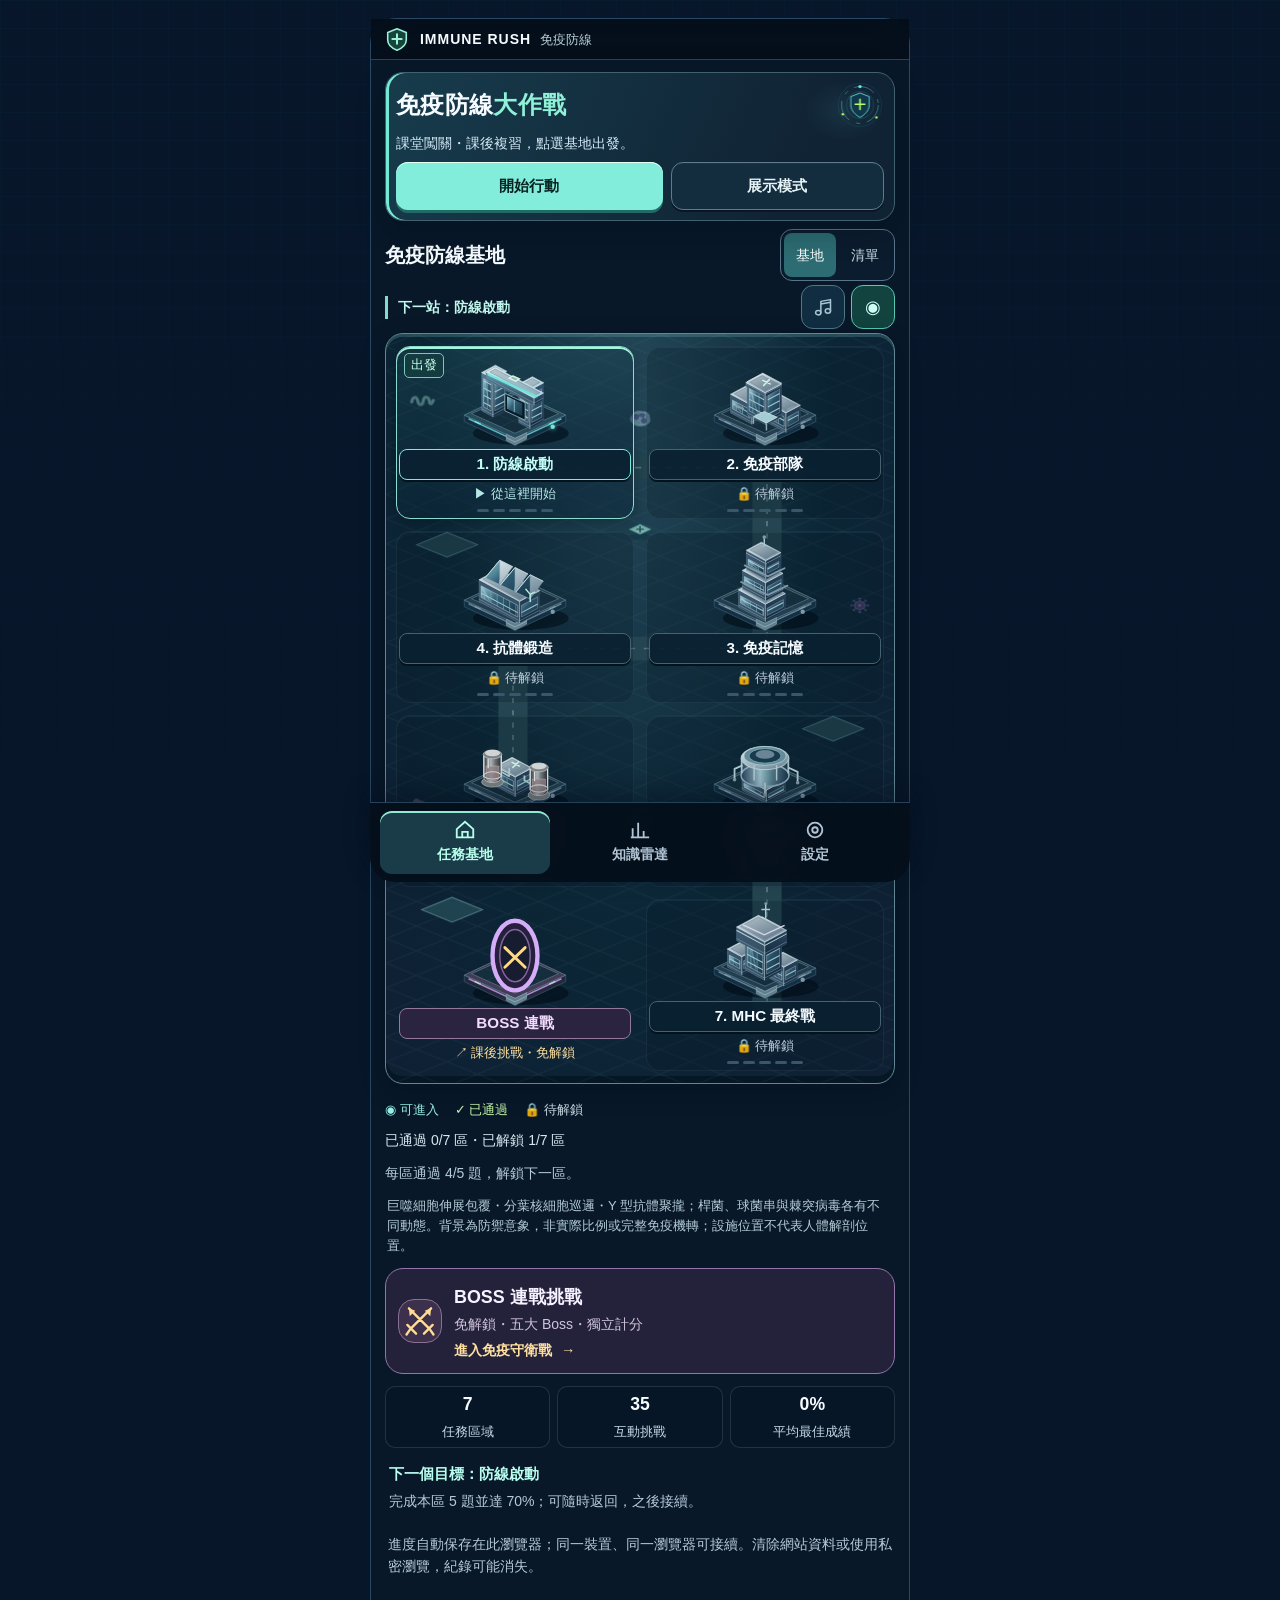
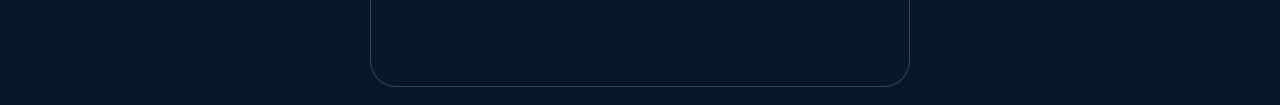
<file: mission.html>
<!DOCTYPE html>
<html lang="zh-Hant">
<head>
<meta charset="UTF-8">
<meta name="viewport" content="width=device-width,initial-scale=1,viewport-fit=cover">
<meta name="theme-color" content="#071629">
<meta name="description" content="IMMUNE RUSH 免疫防線大作戰：五專護理免疫學手機互動教具，七大任務、即時解析與課後自主複習。">
<title>IMMUNE RUSH｜免疫防線大作戰</title>
<link rel="icon" href="data:,">
<link rel="stylesheet" href="./immune-rush.css?v=20261008g">
<link rel="stylesheet" href="./immune-rush-base.css?v=20261008g">
<link rel="stylesheet" href="./immune-rush-effects.css?v=20261008g">
</head>
<body>
<a href="#mainContent" class="skip-link">跳至主要內容</a>
<canvas id="fx" aria-hidden="true"></canvas><div class="bg-grid" aria-hidden="true"></div>
<div id="comboPop" class="combo-pop" aria-hidden="true"></div><div id="toast" class="toast" role="status"></div>
<div class="app">
<header class="topbar"><div class="toprow"><div class="logo" aria-hidden="true"><svg viewBox="0 0 28 28"><path d="M14 3 24 7v8c0 5-5 9-10 11C9 24 4 20 4 15V7Z"/><path d="M14 9v10M9 14h10"/></svg></div><div class="brand"><b>IMMUNE RUSH</b><span>免疫防線</span></div></div></header>
<div id="demoBanner" class="mode-banner" hidden><strong>專家／教師展示模式</strong><span>自由選題・示範紀錄不計入學生進度</span><div><button id="consultBtn" class="text-btn">專家諮詢重點</button><button id="exitDemoBtn" class="text-btn">回學生模式</button></div></div>
<p id="storageNotice" class="storage-notice" role="status" hidden></p>
<main id="mainContent" tabindex="-1">
<section id="homeView" class="view active" aria-labelledby="homeTitle">
  <section class="hero"><div class="hero-intro"><h1 id="homeTitle">免疫防線<em>大作戰</em></h1><div class="defense-emblem" aria-hidden="true"><svg viewBox="0 0 120 120" fill="none"><circle cx="60" cy="60" r="54" stroke="currentColor" opacity=".18"/><g class="scan-orbit"><circle cx="60" cy="60" r="46" stroke="currentColor" stroke-dasharray="54 18 10 18"/><circle cx="60" cy="14" r="4" fill="currentColor"/></g><circle class="shield-wave" cx="60" cy="60" r="34" stroke="currentColor"/><path class="shield-core" d="M60 30 83 39v21c0 15-13 26-23 31-10-5-23-16-23-31V39Z" fill="#10374c" stroke="currentColor" stroke-width="2"/><path d="M60 46v25M48 58h24" stroke="#b8ff68" stroke-width="4" stroke-linecap="round"/><circle cx="17" cy="83" r="3" fill="#b8ff68"/><circle cx="101" cy="91" r="3" fill="#b8ff68"/></svg></div></div><p>課堂闖關・課後複習，點選基地出發。</p><div class="hero-actions"><button id="continueBtn" class="btn">開始行動</button><button id="teacherBtn" class="btn ghost">展示模式</button></div></section>

  <section class="base-section" aria-labelledby="baseTitle"><div class="base-heading"><div><h2 id="baseTitle">免疫防線基地</h2></div><div class="map-switch" role="group" aria-label="任務地圖顯示方式"><button id="baseModeBtn" type="button" aria-pressed="true">基地</button><button id="listModeBtn" type="button" aria-pressed="false">清單</button></div></div><div class="base-console"><p id="baseHelp" class="helper">下一站：防線啟動</p><div class="base-tools"><button type="button" data-rush-music aria-label="基地音樂：關" aria-pressed="false"><svg viewBox="0 0 24 24" aria-hidden="true"><path d="M9 18V5l11-2v13M9 8l11-2"/><ellipse cx="6" cy="18" rx="3" ry="2.5"/><ellipse cx="17" cy="16" rx="3" ry="2.5"/></svg></button><button type="button" data-rush-motion aria-label="基地動態：開" aria-pressed="true">◉</button></div></div><section id="stageMap" class="map is-base" aria-label="七大任務區" aria-describedby="baseHelp"></section><div class="base-legend" aria-label="基地狀態"><span>◉ 可進入</span><span>✓ 已通過</span><span>🔒 待解鎖</span></div><p id="baseProgress" class="base-progress"></p><p class="helper">每區通過 4/5 題，解鎖下一區。</p><p class="base-note">巨噬細胞伸展包覆・分葉核細胞巡邏・Y 型抗體聚攏；桿菌、球菌串與棘突病毒各有不同動態。背景為防禦意象，非實際比例或完整免疫機轉；設施位置不代表人體解剖位置。</p></section>
  <section id="bossPortal" class="boss-portal" aria-labelledby="bossPortalTitle"><a id="homeBossChallenge" href="./index.html" class="boss-portal-link"><span class="portal-icon" aria-hidden="true"><svg viewBox="0 0 48 48" fill="none"><path d="m10 8 26 26M38 8 12 34M8 29l11 11M29 40l11-11M12 34l-5 7M36 34l5 7" stroke="currentColor" stroke-width="3" stroke-linecap="round"/><path d="m10 8 1 10 7-7Zm28 0-1 10-7-7Z" fill="currentColor"/></svg></span><div class="portal-copy"><span class="portal-label">課後挑戰入口</span><h2 id="bossPortalTitle">BOSS 連戰挑戰</h2><span class="portal-description">免解鎖・五大 Boss・獨立計分</span><span class="portal-cta">進入免疫守衛戰 <span aria-hidden="true">→</span></span></div></a></section>
  <div class="hero-metrics"><div class="metric"><b>7</b><span>任務區域</span></div><div class="metric"><b id="taskCount">35</b><span>互動挑戰</span></div><div class="metric"><b id="heroMastery">0%</b><span>平均最佳成績</span></div></div>
  <section id="nextGoal" class="next-goal" aria-label="下一步建議"></section>
  <p class="local-note">進度自動保存在此瀏覽器；同一裝置、同一瀏覽器可接續。清除網站資料或使用私密瀏覽，紀錄可能消失。</p>
</section>
<section id="gameView" class="view" aria-label="任務作答">
  <div class="game-head"><button id="backBtn" class="back" aria-label="暫存並返回任務地圖"><svg viewBox="0 0 24 24"><path d="M15 18l-6-6 6-6"/></svg></button><div class="game-title"><b id="gameStageTitle">任務</b></div><button type="button" class="mission-music" data-rush-music aria-label="基地音樂：關" aria-pressed="false"><svg viewBox="0 0 24 24" aria-hidden="true"><path d="M9 18V5l11-2v13M9 8l11-2"/><ellipse cx="6" cy="18" rx="3" ry="2.5"/><ellipse cx="17" cy="16" rx="3" ry="2.5"/></svg></button><div id="roundPill" class="round-pill">1 / 5</div></div>
  <div id="demoControls" class="demo-controls" hidden><label for="demoTaskSelect">直接查看題型／Boss</label><select id="demoTaskSelect"></select><button id="previewAnswerBtn" class="btn ghost small">查看本題解析</button></div>
  <details id="arena" class="arena"><summary><span id="missionFacility" class="mission-facility" aria-hidden="true"></span><span id="arenaTitle">任務簡報</span><span class="briefing-toggle"><span class="briefing-show">展開</span><span class="briefing-hide">收合</span><svg viewBox="0 0 20 20" aria-hidden="true"><path d="m5 7 5 5 5-5"/></svg></span></summary><p id="arenaText">讀取任務中……</p></details>
  <div id="gameProgress" class="game-progress" role="img" aria-label="題目進度"></div>
  <section id="questionCard" class="question-card"><div id="questionArea"></div><div id="feedback" class="feedback" tabindex="-1" role="region" aria-label="作答解析"></div><div id="hintBox" class="hint-box" role="status"></div><div class="action-row"><button id="hintBtn" class="hint-btn" aria-expanded="false" aria-controls="hintBox">提示</button><button id="nextBtn" class="btn" hidden>下一題</button></div></section>
  <section id="resultPanel" class="result" tabindex="-1" aria-label="任務結果"></section>
</section>
<section id="reportView" class="view" aria-labelledby="reportTitle"><div class="section-head"><h2 id="reportTitle">知識雷達</h2><span>找出下一步複習方向</span></div><div id="reportContent"></div></section>
<section id="settingsView" class="view" aria-labelledby="settingsTitle"><div class="section-head"><h2 id="settingsTitle">遊戲設定</h2><span>免登入・本機保存</span></div><section class="report-card"><div class="settings-row"><div><b>基地音樂</b><p>平緩電子配樂，預設關閉；看解析時降低音量。</p></div><button id="musicSwitch" class="switch" role="switch" aria-checked="false" aria-label="基地音樂"><i></i></button></div><div class="settings-row"><div><b>基地動態</b><p>巡航、運作光與引導；配合系統減少動態設定。</p></div><button id="motionSwitch" class="switch" role="switch" aria-checked="true" aria-label="基地動態"><i></i></button></div><div class="settings-row"><div><b>音效</b><p>答對、答錯與連擊提示音</p></div><button id="soundSwitch" class="switch" role="switch" aria-checked="true" aria-label="音效"><i></i></button></div><div class="settings-row"><div><b>震動回饋</b><p>支援的裝置會短震動；iPhone 可能不支援。</p></div><button id="vibrateSwitch" class="switch" role="switch" aria-checked="true" aria-label="震動回饋"><i></i></button></div><div class="settings-row"><div><b>專家／教師展示模式</b><p>自由查看七區與解析，不改變學生解鎖進度。</p></div><button id="demoSwitch" class="switch" role="switch" aria-checked="false" aria-label="專家／教師展示模式"><i></i></button></div></section><section class="report-card"><h3>學習優先，遊戲輔助</h3><p>XP 累積練習獎勵；Combo 是連續答對題數。Energy 每次挑戰從 3 格開始，答錯減 1；歸零仍可完成練習。</p><p>設定與進度只留在此瀏覽器，不會上傳。</p></section><button id="resetBtn" class="btn full danger">清除學生學習紀錄</button><p class="helper">操作前會再次確認；音效與震動設定會保留。</p></section>
<section id="consultView" class="view" aria-labelledby="consultTitle"><div class="section-head"><h2 id="consultTitle">專家諮詢重點</h2></div><section class="report-card"><span class="kicker">115 年度・第一次專家諮詢</span><h3>IMMUNE RUSH：免疫防線大作戰</h3><p>提供鄒尚勳博士檢視的完整可操作初版，後續將依諮詢建議修訂。</p><p>教學對象：五專護理學生。適用課前預習、課堂練習、形成性評量及課後自主複習。</p><h3>請協助檢視</h3><ol class="consult-list"><li>七大任務區是否符合免疫學課程核心內容</li><li>知識難度是否適合五專護理學生</li><li>判斷、分類、配對、排序及 Boss 題的使用是否恰當</li><li>手機操作是否直覺</li><li>題目文字量是否合適</li><li>即時解析是否有助於修正錯誤概念</li><li>遊戲化是否真正有助於學習</li><li>是否適合課堂使用</li><li>是否適合課後自主練習</li><li>還有哪些地方建議修改</li></ol><button id="consultMapBtn" class="btn full">前往七區自由體驗</button></section></section>
</main>
<nav id="bottomNav" class="bottom-nav" aria-label="主要導覽"><button class="nav-btn active" data-view="homeView" aria-current="page"><svg viewBox="0 0 24 24" aria-hidden="true"><path d="M3 11l9-8 9 8v9H3z"/><path d="M9 20v-6h6v6"/></svg>任務基地</button><button class="nav-btn" data-view="reportView"><svg viewBox="0 0 24 24" aria-hidden="true"><path d="M4 20V10M10 20V4M16 20v-7M22 20H2"/></svg>知識雷達</button><button class="nav-btn" data-view="settingsView"><svg viewBox="0 0 24 24" aria-hidden="true"><circle cx="12" cy="12" r="3"/><circle cx="12" cy="12" r="8"/></svg>設定</button></nav>
</div>
<dialog id="reviewDialog" aria-labelledby="reviewTitle"><div class="dialog-head"><h2 id="reviewTitle">解析回顧</h2><button id="closeReviewBtn" class="btn ghost small">關閉</button></div><div id="reviewContent"></div></dialog>
<noscript><p>請啟用瀏覽器的 JavaScript，才能操作互動任務。</p></noscript>
<script src="./immune-rush-data.js?v=20261008g" defer></script>
<script src="./immune-rush-base.js?v=20261008g" defer></script>
<script src="./immune-rush-atmosphere.js?v=20261008g" defer></script>
<script src="./immune-rush-effects.js?v=20261008g" defer></script>
<script src="./immune-rush-app.js?v=20261012a" defer></script>
</body>
</html>
</file>
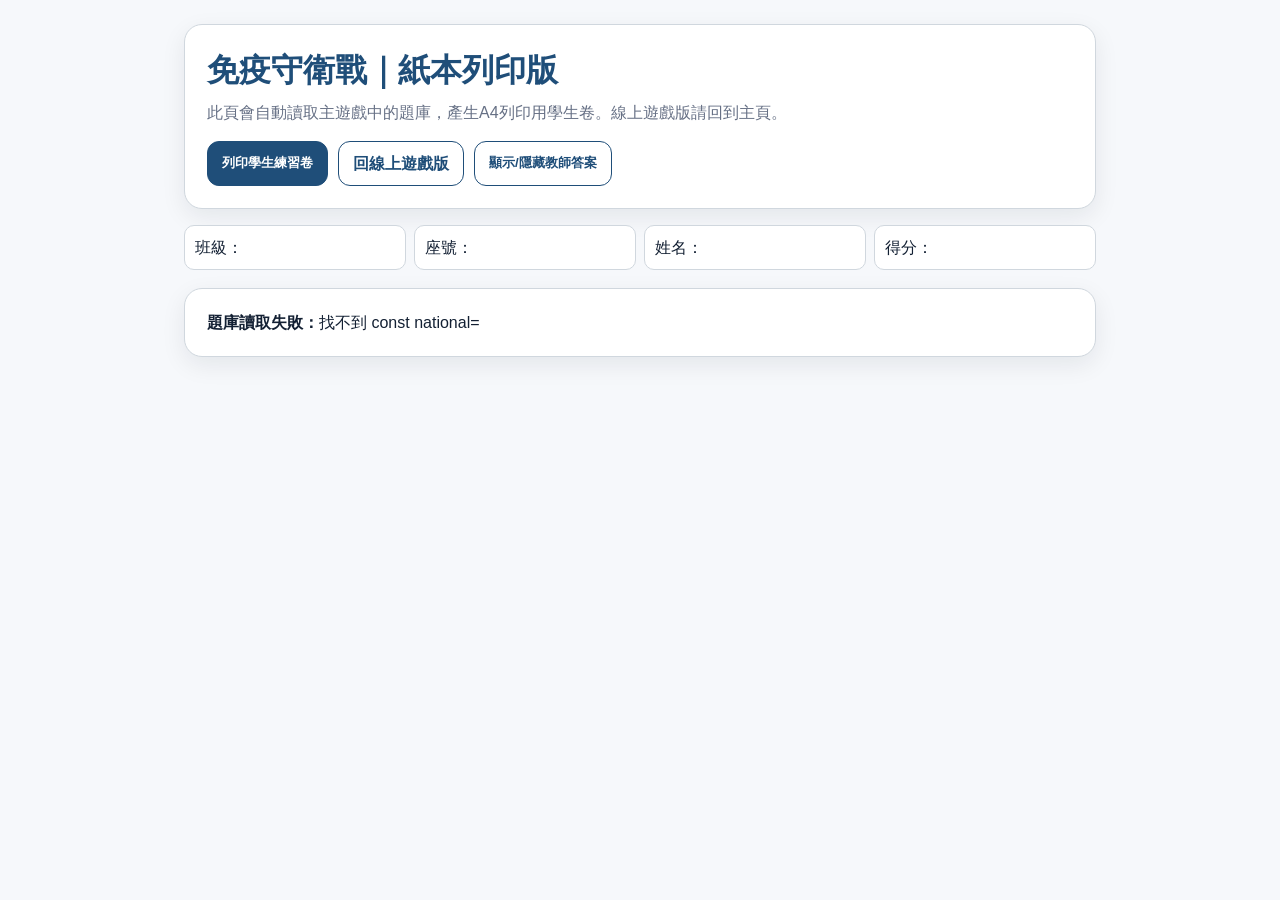
<file: print.html>
<!DOCTYPE html>
<html lang="zh-Hant">
<head>
<meta charset="UTF-8">
<meta name="viewport" content="width=device-width,initial-scale=1">
<title>免疫守衛戰｜紙本列印版</title>
<style>
:root{--ink:#132033;--muted:#667085;--line:#d0d7de;--blue:#1f4e79;--bg:#f6f8fb}*{box-sizing:border-box}body{margin:0;background:var(--bg);color:var(--ink);font-family:-apple-system,BlinkMacSystemFont,"Microsoft JhengHei",Arial,sans-serif;line-height:1.45}.wrap{max-width:960px;margin:auto;padding:24px}.hero{background:#fff;border:1px solid var(--line);border-radius:18px;padding:22px;margin-bottom:16px;box-shadow:0 8px 24px rgba(16,24,40,.08)}h1{margin:0;color:var(--blue);font-size:2rem}.sub{color:var(--muted);margin:8px 0 0}.actions{display:flex;gap:10px;flex-wrap:wrap;margin-top:16px}button,a.btn{appearance:none;border:1px solid var(--blue);background:var(--blue);color:#fff;text-decoration:none;border-radius:12px;padding:10px 14px;font-weight:800;cursor:pointer}button.secondary,a.secondary{background:#fff;color:var(--blue)}.meta{display:grid;grid-template-columns:repeat(4,1fr);gap:8px;margin:12px 0 18px}.meta div{border:1px solid var(--line);background:#fff;border-radius:10px;padding:10px}.section-title{margin:28px 0 10px;color:var(--blue);font-size:1.25rem;border-left:6px solid var(--blue);padding-left:10px}.q{display:grid;grid-template-columns:46px 1fr;background:#fff;border:1px solid var(--line);border-radius:14px;padding:12px;margin:10px 0;break-inside:avoid}.no{font-weight:900;color:var(--blue);font-size:1.1rem}h3{font-size:1rem;margin:0 0 8px}.opts{display:grid;grid-template-columns:1fr 1fr;gap:6px 10px}.opt{border:1px solid #e6edf5;border-radius:8px;padding:6px 8px}.blank{margin-top:8px;color:var(--muted)}#key{display:none}.key-table{width:100%;border-collapse:collapse;background:#fff}.key-table th,.key-table td{border:1px solid var(--line);padding:7px;vertical-align:top}.key-table th{background:#e8f2ff;color:var(--blue)}@media(max-width:640px){.wrap{padding:12px}.meta{grid-template-columns:1fr 1fr}.opts{grid-template-columns:1fr}}@media print{body{background:#fff}.wrap{max-width:none;padding:0}.hero{box-shadow:none;border:none;padding:0;margin:0 0 8mm}.actions{display:none}.meta div{border-radius:0}.q{border-radius:0;box-shadow:none;margin:4mm 0;padding:3mm;grid-template-columns:10mm 1fr;page-break-inside:avoid}.opt{padding:2mm;border-radius:0}h1{font-size:20pt}.sub{font-size:9pt}.section-title{page-break-after:avoid;margin-top:7mm}#key{display:none!important}@page{size:A4;margin:13mm}}
</style>
</head>
<body>
<div class="wrap">
<section class="hero"><h1>免疫守衛戰｜紙本列印版</h1><p class="sub">此頁會自動讀取主遊戲中的題庫，產生A4列印用學生卷。線上遊戲版請回到主頁。</p><div class="actions"><button onclick="window.print()">列印學生練習卷</button><a class="btn secondary" href="./">回線上遊戲版</a><button class="secondary" onclick="toggleKey()">顯示/隱藏教師答案</button></div></section>
<div class="meta"><div>班級：</div><div>座號：</div><div>姓名：</div><div>得分：</div></div>
<div id="content">題庫讀取中...</div>
<section id="key"><h2 class="section-title">教師答案解析</h2><table class="key-table"><thead><tr><th>題號</th><th>答案</th><th>正答文字</th><th>解析</th></tr></thead><tbody id="keyBody"></tbody></table></section>
</div>
<script>
function between(s,a,b){const i=s.indexOf(a); if(i<0) throw new Error('找不到 '+a); const j=s.indexOf(b,i+a.length); if(j<0) throw new Error('找不到 '+b); return s.slice(i+a.length,j).trim();}
function evalArray(src){return Function('"use strict";return '+src)();}
function esc(s){return String(s).replace(/[&<>\"]/g,m=>({'&':'&amp;','<':'&lt;','>':'&gt;','"':'&quot;'}[m]));}
function renderSection(title,arr,startNo){let html='<h2 class="section-title">'+title+'（'+arr.length+'題）</h2>';arr.forEach((q,i)=>{const no=startNo+i;html+='<article class="q"><div class="no">'+String(no).padStart(2,'0')+'</div><div class="body"><h3>'+esc(q.q)+'</h3><div class="opts">'+q.options.map((o,k)=>'<div class="opt">□ '+String.fromCharCode(65+k)+'. '+esc(o)+'</div>').join('')+'</div><div class="blank">答案：＿＿＿＿</div></div></article>';});return html;}
function renderKey(items){document.getElementById('keyBody').innerHTML=items.map((q,i)=>{const ans=String.fromCharCode(65+q.options.indexOf(q.ans));return '<tr><td>'+(i+1)+'</td><td>'+ans+'</td><td>'+esc(q.ans)+'</td><td>'+esc(q.exp)+'</td></tr>';}).join('');}
function toggleKey(){const k=document.getElementById('key');k.style.display=k.style.display==='block'?'none':'block';}
(async function(){try{const text=await (await fetch('./index.html?ts='+Date.now())).text();const nationalSrc=between(text,'const national=',';\nconst concept=');const conceptSrc=between(text,'const concept=',';\nconst stages=');const national=evalArray(nationalSrc);const concept=evalArray(conceptSrc);document.getElementById('content').innerHTML=renderSection('國考特訓',national,1)+renderSection('概念闖關',concept,national.length+1);renderKey(national.concat(concept));}catch(e){document.getElementById('content').innerHTML='<div class="hero"><b>題庫讀取失敗：</b>'+esc(e.message)+'</div>';}})();
</script>
</body>
</html>
</file>
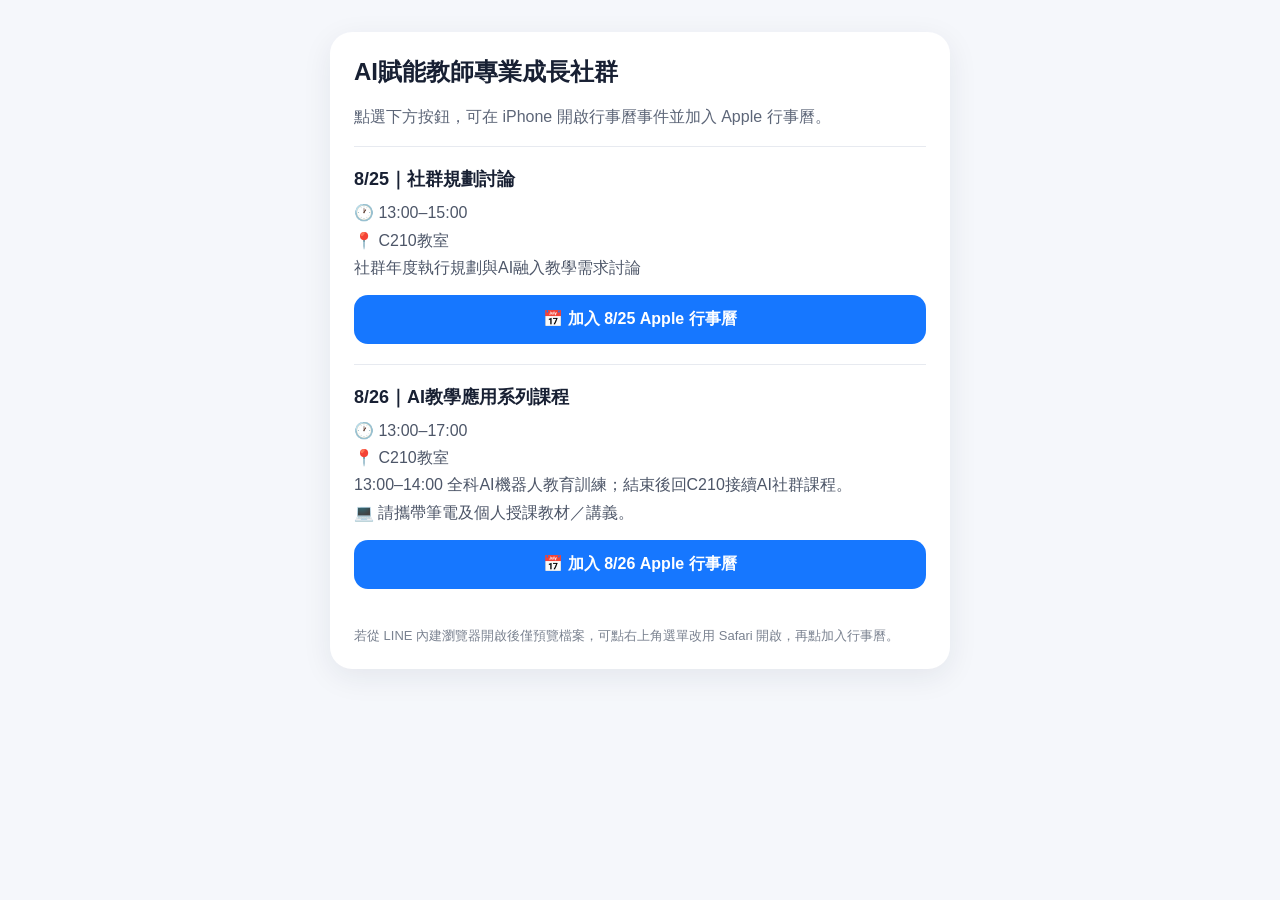
<file: calendar/ai-community.html>
<!doctype html>
<html lang="zh-Hant">
<head>
<meta charset="utf-8">
<meta name="viewport" content="width=device-width,initial-scale=1,viewport-fit=cover">
<title>AI賦能教師專業成長社群｜加入行事曆</title>
<style>
body{font-family:-apple-system,BlinkMacSystemFont,"Noto Sans TC","Microsoft JhengHei",sans-serif;margin:0;background:#f5f7fb;color:#182033}main{max-width:620px;margin:auto;padding:32px 18px}.card{background:#fff;border-radius:22px;padding:24px;box-shadow:0 8px 30px rgba(20,35,70,.08)}h1{font-size:24px;margin:0 0 8px}p{line-height:1.65;color:#5d6678}.event{border-top:1px solid #e7eaf0;padding:20px 0}.event h2{font-size:18px;margin:0 0 8px}.meta{line-height:1.7;color:#4d5668}.btn{display:block;text-align:center;text-decoration:none;background:#1677ff;color:white;font-weight:700;padding:14px 16px;border-radius:14px;margin-top:14px}.note{font-size:13px;color:#7a8290;margin-top:18px}</style>
</head>
<body><main><div class="card">
<h1>AI賦能教師專業成長社群</h1>
<p>點選下方按鈕，可在 iPhone 開啟行事曆事件並加入 Apple 行事曆。</p>
<div class="event"><h2>8/25｜社群規劃討論</h2><div class="meta">🕐 13:00–15:00<br>📍 C210教室<br>社群年度執行規劃與AI融入教學需求討論</div><a class="btn" href="ai-community-0825.ics">📅 加入 8/25 Apple 行事曆</a></div>
<div class="event"><h2>8/26｜AI教學應用系列課程</h2><div class="meta">🕐 13:00–17:00<br>📍 C210教室<br>13:00–14:00 全科AI機器人教育訓練；結束後回C210接續AI社群課程。<br>💻 請攜帶筆電及個人授課教材／講義。</div><a class="btn" href="ai-community-0826.ics">📅 加入 8/26 Apple 行事曆</a></div>
<div class="note">若從 LINE 內建瀏覽器開啟後僅預覽檔案，可點右上角選單改用 Safari 開啟，再點加入行事曆。</div>
</div></main></body></html>
</file>
<file: immune-guardian.css>
/* Independent Boss-battle theme. No IMMUNE RUSH selectors or state dependencies. */
:root{color-scheme:dark;--bg:#100c1c;--panel:#1c152d;--panel-deep:#151021;--text:#f8f4ff;--muted:#c1b5d0;--line:#59496b;--pink:#f2a3df;--gold:#ffda83;--cyan:#9ce6f1;--good:#c4f49a;--bad:#ffb7c3;--radius:16px;--space:16px;--small:.875rem;--safe-bottom:env(safe-area-inset-bottom,0px)}
*{box-sizing:border-box;-webkit-tap-highlight-color:transparent}
[hidden]{display:none!important}html{font-size:16px;scroll-padding-top:16px}body{margin:0;background:var(--bg);color:var(--text);font-family:-apple-system,BlinkMacSystemFont,"Microsoft JhengHei",sans-serif;line-height:1.6}
button,select,a,summary{touch-action:manipulation}button,select{font:inherit}button,a,summary{cursor:pointer}button,.button-link{min-height:48px;width:100%;padding:12px 16px;border:1px solid var(--line);border-radius:12px;text-align:center;font-weight:650;line-height:1.5}
button:disabled{cursor:not-allowed;opacity:.55}button:enabled:active,.button-link:active{transform:translateY(1px)}button:focus-visible,a:focus-visible,select:focus-visible,summary:focus-visible{outline:3px solid var(--gold);outline-offset:3px}
p,h1,h2,h3,span,button,summary{overflow-wrap:anywhere}h1,h2,h3,h4{line-height:1.5}p{margin:8px 0 16px}h2{font-size:1.15rem}h3{font-size:1.05rem}h4{font-size:1rem;margin:16px 0 4px}
.primary{background:var(--gold);color:#271a04;border-color:var(--gold)}.secondary,.button-link{background:#2b203b;color:var(--text)}.button-link{display:flex;align-items:center;justify-content:center;text-decoration:none}
@media(hover:hover){button:enabled:hover,.button-link:hover{filter:brightness(1.12)}summary:hover{color:var(--gold)}}
.site-header{max-width:760px;margin:auto;display:flex;align-items:center;gap:12px;padding:calc(16px + env(safe-area-inset-top,0px)) 16px 14px;border-bottom:1px solid var(--line)}.brand-mark{font-size:1.7rem;color:var(--gold)}.site-header strong,.site-header div>span{display:block}.site-header strong{font-size:1.15rem}.site-header div>span{font-size:var(--small);color:var(--muted)}.edition{font-size:.8125rem;color:var(--pink);letter-spacing:.06em;margin-left:auto;max-width:86px;text-align:right}
main{max-width:760px;margin:auto;padding:16px 14px calc(120px + var(--safe-bottom));min-height:80vh}.card,.combat-panel{background:var(--panel);border:1px solid var(--line);border-radius:var(--radius);padding:var(--space);margin-bottom:16px;min-width:0}
.lobby{border-top:3px solid var(--gold);padding:16px}.eyebrow{display:block;color:var(--pink);font-size:var(--small);font-weight:650;letter-spacing:.025em}.lobby h1{font-size:1.8rem;line-height:1.35;margin:8px 0 12px}.lobby em{font-style:normal;color:var(--gold)}.lobby>p{color:var(--muted);font-size:1rem}
.lobby .mode-description{font-size:.875rem;line-height:1.55;margin:8px 0 4px;color:var(--muted)}
label{display:block;font-weight:650;margin-bottom:8px}select{appearance:none;-webkit-appearance:none;width:100%;min-height:50px;padding:12px 32px 12px 12px;background:#171120;color:var(--text);border:1px solid #80708e;border-radius:12px;font-size:1rem;background-image:linear-gradient(45deg,transparent 50%,var(--gold) 50%),linear-gradient(135deg,var(--gold) 50%,transparent 50%);background-position:calc(100% - 18px) 50%,calc(100% - 12px) 50%;background-repeat:no-repeat;background-size:6px 6px}#startBtn{margin-top:12px}
.rules{margin-top:14px}.rules summary,.source summary{min-height:44px;padding:10px 0;font-size:var(--small);color:var(--muted)}.rules ul{padding-left:22px;font-size:.95rem;color:var(--muted)}.rules li{margin:9px 0}.rules p{font-size:var(--small);color:var(--muted)}
.combat-panel{padding:10px;margin-bottom:10px}.combat-heading{display:flex;align-items:center;justify-content:space-between;gap:4px;flex-wrap:wrap}.text-button{width:auto;min-height:44px;padding:8px;background:transparent;color:var(--muted);font-size:var(--small);border:0;text-decoration:underline}
.combat-stage{position:relative;isolation:isolate}.combat-stats{position:relative;margin:7px;z-index:3;display:grid;grid-template-columns:repeat(2,minmax(0,1fr));gap:10px;pointer-events:none}.health-panel{background:#121326ed;padding:6px 8px;border-radius:9px;border:1px solid #8d6088;min-width:0}.health-panel.player{border-color:#599aa6;grid-column:1;grid-row:1}.health-panel.enemy{grid-column:2;grid-row:1}.health-title{display:flex;justify-content:space-between;flex-wrap:wrap;gap:2px 5px;font-size:.8125rem;color:#ddd1e7}.health-title{margin-bottom:4px}.hp-track{height:7px;background:#3c324b;border-radius:20px;overflow:hidden}.hp-track i{display:block;width:100%;height:100%;background:var(--pink);transition:width .3s}.player .hp-track i{background:var(--cyan)}
.hud{display:grid;grid-template-columns:repeat(3,minmax(0,1fr));gap:5px;margin-top:7px;text-align:center}.hud>div{display:flex;align-items:center;justify-content:center;flex-wrap:wrap;gap:0 5px;padding:3px;background:var(--panel-deep);border-radius:7px}.hud b{font-size:1rem;color:var(--gold)}.hud span{font-size:.8125rem;color:var(--muted)}
.battle{--scene:#dba8e3;--scene-bg:#32223f;position:relative;isolation:isolate;overflow:hidden;height:100%;background:radial-gradient(ellipse at 72% 35%,var(--scene-bg),#0d1526 85%);border:1px solid #786079;border-radius:12px;contain:paint;color:var(--scene)}.battle.stage2{--scene:#a4dfb5;--scene-bg:#224939}.battle.stage3{--scene:#ffb57e;--scene-bg:#582c35}.battle.stage4{--scene:#a2d5ff;--scene-bg:#233f66}.battle.stage5{--scene:#e2b1ff;--scene-bg:#4b276a}.scene-backdrop{position:absolute;inset:0;width:100%;height:100%;pointer-events:none}.battle-ring{position:absolute;width:118px;height:118px;border:1px solid currentColor;border-radius:50%;right:6%;bottom:5px;opacity:.3;box-shadow:0 0 0 9px #b296b110}.platform{position:absolute;bottom:6px;width:34%;height:18px;border-radius:50%;background:#75dede18;border:1px solid #91d8e04d;transform:rotate(-3deg)}.platform.left{left:4%}.platform.right{right:3%;background:#e9ade926;border-color:#e9ade955}.hero,.monster{position:absolute;bottom:4px;width:106px;line-height:0;z-index:2;transform-origin:50% 90%;pointer-events:none}.hero{left:5%;width:112px}.monster{right:3%;width:120px}.hero svg,.monster svg{width:100%;height:auto;display:block;overflow:visible}.hero.form7,.hero.form8{filter:drop-shadow(0 0 5px #ffd78470)}.monster.form5,.monster.form6{filter:drop-shadow(0 0 5px #e9abff60)}.damage{position:absolute;right:23%;bottom:52px;font-weight:750;font-size:1.4rem;color:#fff;opacity:0;z-index:4;text-shadow:0 2px 3px #000}.evolutionBanner{position:absolute;bottom:3px;left:8px;right:8px;font-size:.875rem;color:var(--gold);background:#15101ff2;text-align:center;padding:5px;border-radius:8px;opacity:0;z-index:5;pointer-events:none}.fighters{height:112px;position:relative;z-index:2}.boss-dialogue{position:relative;z-index:3;width:84%;margin:3px auto 6px 7px;padding:7px 10px;border:1px solid #ad91b5;border-radius:12px 12px 3px 12px;background:#2d223deF;color:#faefff;box-shadow:0 3px 10px #0003}.boss-dialogue::after{content:'';position:absolute;right:13px;bottom:-6px;width:10px;height:10px;transform:skewY(36deg);background:#2d223d;border-right:1px solid #ad91b5;border-bottom:1px solid #ad91b5}.boss-talk{font-size:.875rem;line-height:1.45;margin:0}.fighter-states{position:relative;z-index:3;display:grid;grid-template-columns:repeat(2,minmax(0,1fr));gap:8px;margin:0 7px 7px;background:#14182adb;border-radius:8px}.fighter-state{min-width:0;border-top:1px solid #719ca666;padding:5px 4px;color:#b8f1f1}.boss-state{color:#f2c1e6;border-color:#b780a666}.fighter-name{display:flex;gap:4px;align-items:center;line-height:1.35;font-size:.875rem}.fighter-name strong{font-weight:650;min-width:0}.state-icon{flex:0 0 24px;line-height:0}.state-icon svg{width:24px;height:26px}.fighter-detail{display:block;font-size:.8125rem;line-height:1.45;color:#cbd7e7;margin-top:2px}.retaliation{color:#e0bfcf}.strike{position:absolute;left:23%;right:22%;bottom:60px;height:0;color:#9af4ec;z-index:3;pointer-events:none}.strike.tier2{color:#ffe29c}.strike.tier3{color:#b4ecff}.strike.tier4{color:#e5b9ff}.strike.counter{color:#ffafcb}.projectile{position:absolute;top:-20px;left:0;width:44px;height:40px;opacity:0;filter:drop-shadow(0 0 4px currentColor)}.strike-trail{position:absolute;left:0;top:-2px;width:100%;height:4px;background:currentColor;box-shadow:0 5px 0 -1px currentColor;opacity:0;transform:scaleX(0);transform-origin:left}.strike.fire .projectile{animation:projectile .4s ease-in both}.strike.fire .strike-trail{animation:trail .42s ease-out both}.strike.counter.fire .projectile{animation-name:counterProjectile}.strike.counter .strike-trail{transform-origin:right}.damage.hero-damage{right:auto;left:9%;color:#ffc4d7}
@keyframes projectile{0%,12%{opacity:0;left:0;transform:scale(.35)}22%{opacity:1;transform:scale(1)}65%{opacity:1;left:100%;transform:scale(1.15)}78%,100%{opacity:0;left:100%;transform:scale(1.3)}}@keyframes counterProjectile{0%,12%{opacity:0;left:100%;transform:scale(.35)}22%{opacity:1;transform:scale(1)}65%{opacity:1;left:0;transform:scale(1.15)}78%,100%{opacity:0;left:0;transform:scale(1.3)}}@keyframes trail{0%,20%{opacity:0;transform:scaleX(0)}62%{opacity:.75;transform:scaleX(1)}100%{opacity:0;transform:scaleX(1)}}
.stage-notice,.battle-status{position:absolute;width:1px;height:1px;padding:0;margin:0;overflow:hidden;clip-path:inset(50%)}
.attack{animation:attack .42s ease-out}.counter-attack{animation:counterAttack .42s ease-out}.hit{animation:hit .42s ease-out}.pop{animation:pop .75s ease-out}.boss-enter .monster{animation:bossEnter .95s cubic-bezier(.2,.7,.2,1) both}.boss-enter .battle-ring{animation:ringEnter .7s ease-out}.lobby-scene{height:176px;margin:12px 0 16px}.lobby-scene .hero{width:120px}.lobby-scene .monster{width:148px}.lobby-scene::after{content:'IMMUNE BATTLEFIELD';position:absolute;top:9px;left:12px;letter-spacing:.13em;font-size:.75rem;color:#cfc0dc}
@keyframes attack{15%{transform:translateX(-6px) rotate(-4deg)}48%{transform:translate(24px,-4px) rotate(8deg)}75%{transform:translateX(8px)}}@keyframes counterAttack{15%{transform:translateX(6px) rotate(4deg)}48%{transform:translate(-20px,-3px) rotate(-6deg)}75%{transform:translateX(-6px)}}@keyframes hit{0%,54%{transform:none;filter:none}65%{transform:translateX(8px) rotate(4deg);filter:brightness(1.7)}80%{transform:translateX(-5px)}100%{transform:none;filter:none}}@keyframes pop{0%,50%{opacity:0;transform:translateY(4px)}65%,85%{opacity:1}100%{opacity:0;transform:translateY(-12px)}}@keyframes bossEnter{0%,15%{opacity:0;transform:translate(20px,-8px) scale(.35);filter:brightness(3)}40%{opacity:.9;transform:scale(1.12);filter:brightness(2)}65%{opacity:1;transform:scale(.96);filter:brightness(1.15)}100%{opacity:1;transform:none;filter:none}}@keyframes ringEnter{from{opacity:0;transform:scale(.5)}to{opacity:.3;transform:scale(1)}}

.meta{display:flex;justify-content:space-between;gap:12px;flex-wrap:wrap;color:var(--muted);font-size:var(--small)}#roundProgress{display:block;width:100%;height:5px;accent-color:var(--pink);margin:6px 0 8px;border:0;background:#3c324b}#roundProgress::-webkit-progress-bar{background:#3c324b}#roundProgress::-webkit-progress-value{background:var(--pink)}
#question{font-size:1.1rem;line-height:1.55;font-weight:650;margin:8px 0 12px;scroll-margin-top:16px}.question-card{padding:12px}.options{display:grid;grid-template-columns:repeat(2,minmax(0,1fr));gap:8px}.options.long-options{grid-template-columns:1fr}.option{display:flex;align-items:flex-start;flex-wrap:wrap;gap:7px;background:var(--panel-deep);color:var(--text);text-align:left;font-weight:500;min-height:54px;padding:10px 9px;line-height:1.5}.option-key{flex:0 0 26px;height:26px;text-align:center;border-radius:7px;background:#36293f;color:var(--pink);font-size:.875rem}.option>span:nth-child(2){flex:1;min-width:0}.option:disabled{opacity:1}.option.correct{border-color:var(--good);background:#1e3023}.option.wrong{border-color:var(--bad);background:#39212c}.answer-mark{width:100%;font-size:.875rem;font-weight:650}
/* The review sheet overlays the question while leaving the battlefield in place. */
.feedback-open{overflow:hidden}.answer-dialog{position:fixed;inset:auto 10px calc(8px + var(--safe-bottom));margin:0 auto;width:calc(100% - 20px);max-width:720px;max-height:55vh;max-height:min(55dvh,var(--review-space,55dvh));padding:0;color:var(--text);background:#1c192c;border:1px solid #bca2cd;border-radius:20px;box-shadow:0 12px 50px #0009;overflow:hidden}.answer-dialog[open]{display:flex;flex-direction:column;animation:sheetIn .22s ease-out}.answer-dialog::backdrop{background:#08071655}.answer-dialog-head{display:flex;align-items:center;justify-content:space-between;gap:8px;padding:6px 14px;border-bottom:1px solid var(--line);flex-shrink:0}.answer-dialog-head h2{font-size:1rem;margin:0;color:#e3c8f3}.answer-dialog-head button{color:#f6e8ff}.answer-scroll{overflow:auto;overscroll-behavior:contain;min-height:0;padding:14px 16px;-webkit-overflow-scrolling:touch}.answer-dialog-actions{padding:10px 14px;border-top:1px solid var(--line);flex-shrink:0}.answer{margin:0;padding:0;border:0;background:transparent}.answer h3{margin:0 0 8px;color:var(--good);font-size:1.1rem}.answer.wrong h3{color:var(--bad)}.answer h4{font-size:.875rem;color:#cfbddc;margin:12px 0 3px}.answer p{margin:4px 0 8px;font-size:1rem;line-height:1.6}.answer .your-answer{font-size:.875rem;color:var(--muted)}.source{margin-top:10px;border-top:1px solid var(--line)}.source p{color:var(--muted);font-size:.875rem}.outcome-note{border-top:1px solid var(--line);padding-top:10px;color:var(--gold)}@keyframes sheetIn{from{opacity:0;transform:translateY(18px)}to{opacity:1;transform:none}}
/* Localized charge, silhouette swap, impact rays and outfit reveal. */
.morph-old,.morph-new{display:block}.morph-old{position:absolute;inset:0}.morphing .morph-old{animation:morphDissolve .7s ease-out both}.morphing .morph-new{animation:morphReveal .85s cubic-bezier(.16,.8,.2,1) both}.morphing::after{content:'';position:absolute;inset:8%;border:3px solid #ffdeb0;border-radius:50%;opacity:0;animation:chargeRing .85s ease-out;pointer-events:none}.evolve-pop{animation:evolvePop 1s ease-out}.impact{position:absolute;bottom:57px;left:76%;width:2px;height:2px;z-index:4;pointer-events:none;color:#ffdfb5}.impact.hero-impact{left:24%;color:#ffacd4}.impact i{position:absolute;left:0;top:0;width:19px;height:3px;opacity:0;background:currentColor;border-radius:3px}.impact.burst i{animation:impactRay .24s .23s ease-out both}.impact::after{content:'';position:absolute;width:64px;height:64px;left:-32px;top:-32px;border:3px solid currentColor;border-radius:50%;opacity:0}.impact.burst::after{animation:impactRing .24s .23s ease-out}
@keyframes morphDissolve{0%{opacity:1;filter:brightness(1)}35%{opacity:.65;filter:brightness(2);transform:scale(.86)}60%,100%{opacity:0;transform:scale(.55)}}@keyframes morphReveal{0%,24%{opacity:0;transform:scale(.45) translateY(10px)}62%{opacity:1;transform:scale(1.08);filter:brightness(1.5)}100%{opacity:1;transform:none;filter:none}}@keyframes chargeRing{0%{opacity:0;transform:scale(.35)}40%{opacity:.85;transform:scale(.7)}100%{opacity:0;transform:scale(1.4)}}@keyframes evolvePop{0%,12%{opacity:0;transform:translateY(7px)}30%,85%{opacity:1;transform:none}100%{opacity:0;transform:translateY(-3px)}}@keyframes impactRay{0%{opacity:0;transform:rotate(calc(var(--ray)*360deg/var(--rays,12))) translateX(2px) scaleX(.2)}20%{opacity:1}100%{opacity:0;transform:rotate(calc(var(--ray)*360deg/var(--rays,12))) translateX(48px) scaleX(.5)}}@keyframes impactRing{0%{opacity:.9;transform:scale(.2)}100%{opacity:0;transform:scale(1.4)}}

.bottom{position:fixed;left:0;right:0;bottom:0;z-index:10;background:#100c1cf5;border-top:1px solid var(--line);padding:12px 14px calc(12px + var(--safe-bottom))}.bar{max-width:732px;margin:auto;display:grid;grid-template-columns:1fr 1.35fr;gap:12px}.bottom button{min-width:0}
.result{border-top:3px solid var(--gold)}.result h1{font-size:1.65rem;color:var(--gold);margin:14px 0}.result>p{color:var(--muted)}.result-stats{display:grid;grid-template-columns:repeat(2,minmax(0,1fr));gap:12px;margin:20px 0}.result-stats>div{padding:14px;border:1px solid var(--line);border-radius:12px;background:var(--panel-deep);text-align:center}.result-stats b,.result-stats span{display:block}.result-stats b{font-size:1.5rem;color:var(--gold)}.result-stats span{font-size:.875rem;color:var(--muted)}.result-actions{display:grid;gap:10px}.review-section,.return-learning{margin-top:24px;border-top:1px solid var(--line);padding-top:18px}.review-section>p,.return-learning p{color:var(--muted)}.review-item{background:var(--panel-deep);padding:12px;border-radius:12px;margin-top:12px}.review-item summary{min-height:44px;padding:8px 0;font-size:1rem;line-height:1.65}.review-item p{font-size:.95rem;color:var(--muted)}.review-item h3{font-size:1rem;color:var(--good)}
.skip-link{position:absolute;z-index:50;top:8px;left:8px;padding:12px;background:var(--gold);color:#160f20}.skip-link:not(:focus){clip-path:inset(50%);width:1px;height:1px;overflow:hidden;padding:0}
@media(min-width:640px){.combat-panel{padding:20px}.fighters{height:164px}.hero{width:150px}.monster{width:174px}.boss-dialogue{width:70%}.lobby{padding:32px}.lobby h1{font-size:2.5rem}.result-actions{grid-template-columns:1fr 1fr}}
/* Ambient cyberpunk motion stays inside the arena and pauses during review. */
.ambience-tools{display:flex;gap:8px;margin-top:12px}.ambience-tools button,.combat-heading [data-music],.combat-heading [data-motion]{width:auto;min-height:44px;padding:5px 7px;font-size:.8125rem;background:#172232;color:#b7eff5;border:1px solid #506d89;border-radius:8px;white-space:nowrap}.ambience-tools button{flex:1;min-width:0;white-space:normal;font-size:.875rem}.ambience-hint{font-size:.875rem!important;color:var(--muted);margin:7px 0 0}.combat-heading .eyebrow{font-size:.8125rem}.combat-heading .text-button{padding:5px;font-size:.8125rem}.battle{border-color:#78739d;background:radial-gradient(ellipse at 75% 45%,var(--scene-bg),#091725 85%)}
.battle .scene-moon{stroke:#d394f5;opacity:.55;animation:moonBreathe 6s ease-in-out infinite}.scene-orbit{stroke:#69eaf1;transform-origin:452px 85px;animation:orbitSpin 28s linear infinite}.city-lights{animation:cityPulse 5s ease-in-out infinite}.data-rain{animation:dataFall 3.2s linear infinite}.grid-flow{animation:gridTravel 1.8s linear infinite}.sky-sweep{animation:skySweep 4.8s ease-in-out infinite}
.hero .guardian-body{transform-origin:80px 135px;animation:guardianIdle 4.5s ease-in-out infinite}.monster .boss-body{transform-origin:80px 100px;animation:bossHover 3.8s ease-in-out infinite}.boss-eyes{filter:drop-shadow(0 0 3px currentColor) drop-shadow(0 0 6px currentColor);animation:eyeGlow 3.6s ease-in-out infinite}.guardian-eyes{stroke:#cfffff;filter:drop-shadow(0 0 3px #52ffff) drop-shadow(0 0 6px #52ffff);animation:eyeGlow 4.4s ease-in-out infinite}.state-icon .ambient{animation:none;filter:none}.morphing .guardian-body,.morphing .boss-body{animation-play-state:paused}
.motion-paused .ambient,.feedback-open .ambient{animation-play-state:paused!important}
@keyframes guardianIdle{0%,100%{transform:translateY(0) rotate(-1deg)}50%{transform:translateY(-3px) rotate(1deg)}}@keyframes bossHover{0%,100%{transform:translateY(0) rotate(-1.5deg)}50%{transform:translateY(-5px) rotate(1.5deg)}}@keyframes eyeGlow{0%,100%{opacity:.75}50%{opacity:1}}@keyframes moonBreathe{50%{opacity:.85}}@keyframes orbitSpin{to{transform:rotate(360deg)}}@keyframes cityPulse{50%{opacity:.35}}@keyframes dataFall{from{transform:translateY(-50px);opacity:0}15%,75%{opacity:.45}to{transform:translateY(140px);opacity:0}}@keyframes gridTravel{from{transform:translateY(-12px);opacity:.1}50%{opacity:.4}to{transform:translateY(19px);opacity:.1}}@keyframes skySweep{0%,100%{transform:translateY(0);opacity:.15}50%{transform:translateY(-90px);opacity:.35}}
@media(prefers-reduced-motion:reduce){html:not(.motion-enabled) *,html:not(.motion-enabled) *::before,html:not(.motion-enabled) *::after{animation:none!important;transition:none!important;scroll-behavior:auto!important}}

/* Mobile battlefield gives the question priority; details are opt-in, text never clipped. */
.combat-detail-toggle{display:none}
@media(max-width:639px){
  body.playing .site-header{display:none}
  body.playing main{padding:calc(6px + env(safe-area-inset-top,0px)) 8px calc(16px + var(--safe-bottom))}
  body.playing.has-feedback main{padding-bottom:calc(92px + var(--safe-bottom))}
  .combat-panel{padding:6px;margin-bottom:8px;border-radius:13px}
  .combat-heading{gap:4px;min-height:44px;margin-bottom:3px}
  .combat-heading .eyebrow{flex:1;min-width:60px;font-size:.8125rem}
  .combat-heading [data-music],.combat-heading [data-motion]{width:44px;height:44px;padding:0;font-size:1.15rem}
  .combat-heading [aria-pressed="false"]{color:#a99eb5;background:#201a2c}
  .combat-detail-toggle{display:block;width:auto;min-width:44px;min-height:44px;padding:5px 8px;background:#2b203b;color:#efdef8;font-size:.8125rem}
  .combat-detail-toggle[aria-expanded="true"]{border-color:var(--gold);color:var(--gold)}
  .combat-heading .text-button{min-width:58px}
  .combat-stats{margin:5px;gap:6px}.health-panel{padding:3px 6px}.health-title{margin-bottom:2px;line-height:1.4}.hp-track{height:5px}
  .boss-dialogue{width:calc(100% - 16px);margin:3px 8px 4px;padding:4px 7px;border-radius:8px 8px 2px 8px}
  .boss-talk{font-size:.8125rem;line-height:1.35}
  .fighters{height:82px}.hero{width:79px;left:9%;bottom:0}.monster{width:86px;right:7%;bottom:0}
  .battle-ring{width:80px;height:80px;right:9%;bottom:0}.platform{height:12px;bottom:2px}
  .fighter-states{margin:0 5px 4px;gap:6px}.fighter-state{padding:3px 4px}.fighter-name{font-size:.8125rem;line-height:1.3}.state-icon{display:none}
  .combat-panel:not(.show-details) .fighter-detail,.combat-panel:not(.show-details) .hud{display:none}
  .combat-panel.show-details .state-icon{display:block}
  .hud{margin-top:5px}.hud>div{padding:3px}.hud span{font-size:.8125rem}
  .strike{bottom:43px}.impact{bottom:41px}.damage{bottom:39px;font-size:1.1rem}.evolutionBanner{font-size:.8125rem;padding:3px}
  .question-card{padding:10px;margin-bottom:0;border-radius:13px}.meta{font-size:.8125rem;gap:6px}#roundProgress{height:3px;margin:4px 0 6px}
  #question{font-size:1.0625rem;line-height:1.5;margin:6px 0 10px}
  .options{gap:7px}.option{font-size:1rem;min-height:50px;padding:9px 8px;gap:6px;line-height:1.4}.option-key{flex-basis:24px;height:24px}
  .bottom{padding:8px 10px calc(8px + var(--safe-bottom))}.bar{gap:8px}
}

@media(max-width:639px) and (min-height:740px){
  .fighters{height:100px}.hero{width:94px}.monster{width:104px}
}

/* Form-specific attacks share the same short contact window and remain inside the arena. */
.evolution-progress{display:block;color:#e2d0f2;font-size:.8125rem;line-height:1.4;margin-top:2px}
.attack-pattern{position:absolute;inset:0;pointer-events:none}
.strike.tier1{color:#a0f5e4}
.strike.fire .needle-first{top:-26px;animation-duration:.32s}
.strike.fire .needle-second{top:-3px;animation-duration:.32s;animation-delay:.055s}
.energy-shot{width:54px;height:48px;top:-24px}.energy-trail{height:8px;top:-4px;opacity:.6;border-radius:50%}
.wing-slash{width:68px;height:54px;top:-27px;stroke-width:3;fill:#c7f5ff22}
.lock-beam{position:absolute;left:0;top:-3px;width:100%;height:6px;background:#fff4fd;box-shadow:0 0 0 3px #e5b9ff55,0 0 12px currentColor;transform-origin:left;opacity:0}
.strike.fire .lock-beam{animation:lockBeam .42s ease-out both}
.strike.fire .lock-reticle{left:100%;animation:targetLock .42s ease-out both}
.strike.fire .halo-first{animation-duration:.34s}
.strike.fire .halo-second{animation-duration:.34s;animation-delay:.045s;top:-24px;width:52px;height:48px}
.strike.fire .halo-third{animation-duration:.34s;animation-delay:.09s;top:-28px;width:60px;height:56px}
.impact-sigil{position:absolute;left:-30px;top:-30px;width:60px;height:60px;opacity:0;filter:drop-shadow(0 0 3px currentColor)}
.impact.burst .impact-sigil{animation:sigilImpact .25s .22s ease-out both}
.impact.tier3 .impact-sigil{width:74px;height:74px;left:-37px;top:-37px}
.impact.tier4{color:#ebc3ff}
@keyframes lockBeam{0%,25%{opacity:0;transform:scaleX(0)}48%,70%{opacity:.95;transform:scaleX(1)}100%{opacity:0;transform:scaleX(1)}}
@keyframes targetLock{0%{opacity:0;transform:scale(1.8) rotate(-45deg)}35%,68%{opacity:1;transform:scale(1) rotate(0)}100%{opacity:0;transform:scale(.8)}}
@keyframes sigilImpact{0%{opacity:0;transform:scale(.35) rotate(-12deg)}24%{opacity:1;transform:scale(.85)}100%{opacity:0;transform:scale(1.25) rotate(5deg)}}
@media(prefers-reduced-motion:reduce){html:not(.motion-enabled) .strike.fire *,html:not(.motion-enabled) .impact.burst *{animation:none!important}}

@media(max-width:639px) and (max-height:739px){
  .fighters{height:70px}.hero{width:74px}.monster{width:80px}
  .question-card{padding:8px}.option{padding-block:7px}
  #question{margin:4px 0 8px}.boss-dialogue{margin-block:2px;padding-block:3px}
}

/* Local arena arrival: no layout shift, no input blocking, one short reveal. */
.boss-arrival{display:none;position:absolute;inset:0;pointer-events:none;z-index:auto;overflow:hidden;color:var(--scene)}
.boss-enter .boss-arrival{display:block}
.arrival-gate{position:absolute;z-index:1;right:6%;top:5%;height:85%;aspect-ratio:1;border:2px solid currentColor;border-radius:50%;background:radial-gradient(ellipse,#fff8 0%,var(--scene-bg) 35%,#0000 68%);box-shadow:0 0 16px currentColor,inset 0 0 10px currentColor;animation:arrivalGate .95s ease-out both}
.arrival-gate::before,.arrival-gate::after{content:'';position:absolute;inset:12%;border:2px dashed currentColor;border-radius:50%;transform:rotate(45deg)}
.arrival-gate::after{inset:-9%;border-style:dotted}
.arrival-rift{position:absolute;z-index:1;right:19%;top:0;bottom:0;width:4px;background:#fff1fa;box-shadow:0 0 16px 7px var(--scene);animation:arrivalRift .8s ease-out both}
.arrival-name{position:absolute;z-index:3;left:34%;top:15%;width:34%;box-sizing:border-box;text-align:center;padding:5px 3px;border-block:1px solid currentColor;background:#101222ed;animation:arrivalName .95s ease-out both}
.arrival-name span{display:block;font-size:.6875rem;letter-spacing:.04em}.arrival-name strong{display:block;font-size:.875rem;line-height:1.4;color:#fff5ff}
.strike.tier5,.impact.tier5{color:#a2fff1}.strike.tier6,.impact.tier6{color:#f4ceff}.strike.tier7,.impact.tier7{color:#ffeba6}
.strike.fire .prism-first{top:-34px;animation-duration:.35s}.strike.fire .prism-second{top:-8px;animation-duration:.35s;animation-delay:.035s}.strike.fire .prism-third{top:-21px;animation-duration:.35s;animation-delay:.07s}
.orbital-ray{position:absolute;left:55%;width:65%;height:3px;background:currentColor;box-shadow:0 0 7px currentColor;opacity:0;transform-origin:right center}.ray-one{top:-35px;--angle:32deg}.ray-two{top:35px;--angle:-32deg}
.strike.fire .orbital-ray{animation:orbitalRay .45s ease-out both}.strike.fire .orbital-core{left:100%;width:58px;height:54px;top:-27px;animation:targetLock .45s ease-out both}
@keyframes arrivalGate{0%{opacity:0;transform:scale(.15) rotate(-90deg)}30%{opacity:1;transform:scale(1) rotate(0)}65%{opacity:.8;transform:scale(1.1) rotate(75deg)}100%{opacity:0;transform:scale(1.3) rotate(100deg)}}
@keyframes arrivalRift{0%{opacity:0;transform:scaleY(0)}22%,42%{opacity:1;transform:scaleY(1)}75%,100%{opacity:0;transform:scaleX(6)}}
@keyframes arrivalName{0%{opacity:0;transform:translateX(-16px)}25%,70%{opacity:1;transform:none}100%{opacity:0;transform:translateX(5px)}}
@keyframes orbitalRay{0%,25%{opacity:0;transform:rotate(var(--angle)) scaleX(0)}52%,70%{opacity:1;transform:rotate(var(--angle)) scaleX(1)}100%{opacity:0;transform:rotate(var(--angle)) scaleX(1)}}
@media(prefers-reduced-motion:reduce){html:not(.motion-enabled) .boss-arrival{display:none!important}html:not(.motion-enabled) .strike.fire *{animation:none!important}}

/* Mobile-visible currents sit in the actor area instead of behind opaque HUD cards. */
.arena-current{position:absolute;inset:0;overflow:hidden;pointer-events:none;color:#78f4f0;opacity:.7}
.current-grid{position:absolute;inset:20% -50% -50%;background:repeating-linear-gradient(90deg,#83eee92e 0 1px,transparent 1px 36px),repeating-linear-gradient(0deg,#83eee929 0 1px,transparent 1px 22px);transform:skewX(-24deg);animation:currentGrid 3s linear infinite}
.current-line{position:absolute;left:-28%;top:20%;width:22%;height:2px;background:linear-gradient(90deg,transparent,currentColor);box-shadow:0 0 5px currentColor;animation:currentRun 3.4s linear infinite}
.current-line:nth-child(3){top:53%;animation-delay:-1.2s;animation-duration:4.2s;color:#d69cff}.current-line:nth-child(4){top:82%;animation-delay:-2.5s;animation-duration:3.8s}
.combat-heading [data-motion]{font-size:.8125rem}
@keyframes currentRun{from{transform:translateX(0)}to{transform:translateX(600%)}}
@keyframes currentGrid{from{transform:skewX(-24deg) translateX(0)}to{transform:skewX(-24deg) translateX(36px)}}
</file>
<file: aiap-practice/style.css>
:root{--bg:#f4f7fb;--ink:#101828;--muted:#667085;--navy:#172554;--blue:#2563eb;--green:#16a34a;--red:#dc2626;--card:#fff}*{box-sizing:border-box}body{margin:0;background:var(--bg);color:var(--ink);font-family:-apple-system,BlinkMacSystemFont,"Noto Sans TC","Segoe UI",sans-serif}header{background:linear-gradient(135deg,#0f172a,#172554 60%,#1d4ed8);color:white;padding:42px max(22px,calc((100% - 720px)/2)) 46px;display:flex;justify-content:space-between;align-items:center}h1{font-size:clamp(30px,7vw,48px);line-height:1.1;margin:10px 0 0;letter-spacing:-1px}h1 em{font-style:normal;color:#93c5fd}.eyebrow{font-size:13px;letter-spacing:1px;color:#bfdbfe}.ring{width:90px;height:90px;border-radius:50%;border:7px solid #60a5fa;display:grid;place-content:center;text-align:center;flex:none}.ring b{font-size:22px}.ring small{font-size:11px;color:#bfdbfe}main{max-width:720px;margin:-18px auto 0;padding:0 18px 35px}.stats{display:grid;grid-template-columns:repeat(3,1fr);background:white;border-radius:18px;padding:18px;box-shadow:0 8px 30px #17255412}.stats div{text-align:center;border-right:1px solid #e4e7ec}.stats div:last-child{border:0}.stats b{font-size:23px;display:block}.stats span,.modes small{color:var(--muted);font-size:12px}main h2{margin:28px 2px 14px}.modes{display:grid;gap:11px}.modes button{border:1px solid #e4e7ec;background:white;border-radius:16px;padding:16px;text-align:left;display:flex;gap:14px;align-items:center;box-shadow:0 3px 14px #10182808;color:var(--ink)}.modes button>span{font-size:25px;width:38px}.modes b,.modes small{display:block}.modes b{font-size:16px;margin-bottom:4px}.modes .primary{background:linear-gradient(120deg,#2563eb,#1d4ed8);color:white;border:0}.modes .primary small{color:#dbeafe}.bank{margin-top:16px;background:white;padding:14px 16px;border-radius:14px;display:flex;align-items:center;justify-content:space-between}.bank label{font-weight:650}.bank select{border:0;background:#eff6ff;color:#1d4ed8;padding:9px;border-radius:9px}.textbtn{display:block;margin:20px auto;border:0;background:none;color:var(--muted)}.quizbar{display:flex;align-items:center;gap:12px;padding-top:22px}.quizbar button{border:0;background:white;border-radius:50%;width:42px;height:42px;font-size:20px}.quizbar div{display:grid;flex:1}.quizbar span{font-size:12px;color:var(--muted)}.quizbar time{font-variant-numeric:tabular-nums}.progress{height:6px;background:#dbe4f0;border-radius:9px;margin:15px 0 22px}.progress i{display:block;height:100%;background:var(--blue);border-radius:9px;width:0}article{background:white;border-radius:20px;padding:23px;box-shadow:0 10px 35px #1018280c}.qmeta{font-size:12px;color:var(--blue);font-weight:700}article h2{font-size:21px;line-height:1.55;margin:10px 0 22px}.choices{display:grid;gap:10px}.choices button{display:flex;text-align:left;gap:12px;align-items:flex-start;background:white;border:1.5px solid #d0d5dd;border-radius:13px;padding:14px;font-size:15px;line-height:1.45;color:var(--ink)}.choices button i{font-style:normal;font-weight:700;color:#475467}.choices button.selected{border-color:var(--blue);background:#eff6ff}.choices button.right{border-color:var(--green);background:#f0fdf4}.choices button.wrong{border-color:var(--red);background:#fef2f2}#feedback{margin-top:16px;padding:13px;border-radius:12px;font-weight:650}#feedback.good{background:#f0fdf4;color:#15803d}#feedback.bad{background:#fef2f2;color:#b91c1c}nav{display:flex;justify-content:space-between;gap:12px;margin-top:15px}nav button,.resultcard button{border:0;border-radius:13px;padding:14px 18px;font-weight:700}#mark{background:white;color:#475467}#mark.active{color:#d97706;background:#fffbeb}#next,.resultcard button{background:var(--blue);color:white}#next:disabled{opacity:.35}.resultcard{background:white;margin-top:45px;padding:35px 24px;border-radius:24px;text-align:center}.resultcard>span{color:var(--muted)}.resultcard>b{font-size:64px;display:block;color:var(--blue);margin:5px}.resultcard p{color:var(--muted);line-height:1.6}.resultcard button{width:100%;margin-top:10px}.resultcard .secondary{background:#eef2f6;color:#344054}footer{text-align:center;color:#98a2b3;font-size:11px;padding:0 15px 25px}@media(max-width:520px){header{padding-top:30px}.ring{width:72px;height:72px;border-width:6px}.ring b{font-size:18px}article{padding:20px}main{margin-top:-14px}}
</file>
<file: immune-rush.css>
/* IMMUNE RUSH: learning-first blue/cyan theme. Component rules are kept together. */
:root{color-scheme:dark;--bg:#06101e;--panel:#0d223b;--cyan:#38e8ff;--teal:#39f0c4;--purple:#9a79ff;--pink:#ff58bd;--lime:#b8ff68;--gold:#ffd65a;--red:#ff6378;--white:#f6fbff;--muted:#b5cadb;--line:rgba(117,182,230,.3);--small:.875rem;--radius:18px;--space:16px;--surface-edge:#36546a;--shadow:0 12px 28px #020b1640;--safe-bottom:env(safe-area-inset-bottom,0px)}
*{box-sizing:border-box;-webkit-tap-highlight-color:transparent}
[hidden]{display:none!important}html{font-size:16px;scroll-padding-top:calc(52px + env(safe-area-inset-top,0px))}html,body{margin:0;min-height:100%;background:#071629;color:var(--white);font-family:-apple-system,BlinkMacSystemFont,"Noto Sans TC","Microsoft JhengHei",sans-serif}body{line-height:1.55;touch-action:manipulation}
button,select{font:inherit;touch-action:manipulation}button{cursor:pointer;color:inherit}button:disabled{cursor:default;opacity:.6}button[aria-disabled="true"]{cursor:help}
button:focus-visible,select:focus-visible,summary:focus-visible,a:focus-visible{outline:3px solid var(--gold);outline-offset:3px}:focus:not(:focus-visible){outline:none}
button:enabled:active,a.btn:active{transform:translateY(1px)}@media(hover:hover){button:enabled:hover,a.btn:hover{filter:brightness(1.1)}summary:hover{color:var(--cyan)}}
p,li,h1,h2,h3,h4,button,span{overflow-wrap:anywhere}main{min-width:0}
.skip-link{position:fixed;left:12px;top:12px;z-index:150;background:var(--white);color:var(--bg);padding:12px}.skip-link:not(:focus){clip-path:inset(50%);width:1px;height:1px;padding:0;overflow:hidden}
.app{width:min(100%,540px);min-height:100vh;margin:auto;position:relative;background:#081829}
.bg-grid{position:fixed;inset:0;pointer-events:none;background-image:linear-gradient(rgba(56,232,255,.025) 1px,transparent 1px),linear-gradient(90deg,rgba(56,232,255,.025) 1px,transparent 1px);background-size:28px 28px;mask-image:linear-gradient(to bottom,black,transparent 92%)}
/* Persistent identity and compact learning status. */
.topbar{position:sticky;top:0;z-index:40;padding:calc(6px + env(safe-area-inset-top,0px)) 12px 6px;background:rgba(5,15,28,.96);backdrop-filter:blur(18px);border-bottom:1px solid var(--line)}
.toprow{display:flex;align-items:center;gap:9px}.logo{width:28px;height:28px;flex-shrink:0;display:grid;place-items:center;color:#99f0dc}.logo svg{width:26px;height:26px;stroke:currentColor;fill:#164438;stroke-width:1.7;stroke-linejoin:round}.logo svg path+path{fill:none;stroke-width:2.2;stroke-linecap:round}.brand{min-width:0;display:flex;align-items:baseline;flex-wrap:wrap;gap:2px 9px}.brand b{font-size:.875rem;letter-spacing:.07em;line-height:1.3}.brand span{font-size:.8125rem;line-height:1.3;color:#b5cfd8}
.view{display:none;padding:12px 14px calc(108px + var(--safe-bottom))}.view.active{display:block;animation:viewIn .2s ease}@keyframes viewIn{from{opacity:0;transform:translateY(5px)}to{opacity:1;transform:none}}
/* Home and seven task cards. */
/* The campus is the home hero; this briefing stays compact above it. */
.hero{position:relative;padding:8px 10px 10px;background:linear-gradient(115deg,#173c4c,#102334 80%);border:1px solid #42616e;border-radius:18px;box-shadow:var(--shadow),inset 3px 0 #71e9d5;isolation:isolate}.hero::after{content:"";position:absolute;right:10px;top:8px;width:80px;height:60px;background:radial-gradient(ellipse,#6edfd515,transparent 70%);z-index:-1;pointer-events:none}.hero-intro{display:flex;align-items:center;justify-content:space-between;gap:8px}.hero-intro h1{min-width:0}.defense-emblem{width:48px;flex:0 0 48px;color:#70ebec}.defense-emblem svg{display:block;width:100%;height:auto}.scan-orbit{transform-origin:60px 60px}.shield-wave{transform-origin:60px 60px;opacity:.35}.kicker{display:inline-flex;align-items:center;gap:7px;padding:5px 9px;border-radius:999px;background:rgba(5,16,30,.3);border:1px solid rgba(255,255,255,.18);font-size:.8125rem;font-weight:700;color:#d9fbff}.hero h1{font-size:1.5rem;line-height:1.3;margin:0;letter-spacing:.015em}.hero h1 em{font-style:normal;color:#8ff1d7}.hero p{margin:3px 0 0;color:#d4e9f8;font-size:.875rem;line-height:1.6}.hero-actions{display:grid;grid-template-columns:1.25fr 1fr;gap:8px;margin-top:8px}

.hero-metrics{display:grid;grid-template-columns:repeat(3,minmax(0,1fr));gap:7px;margin-top:12px}.metric{padding:4px;background:rgba(4,17,31,.2);border:1px solid rgba(255,255,255,.12);border-radius:10px;text-align:center}.metric b{display:block;font-size:1.1rem}.metric span{font-size:.8125rem;color:#c4d9e8}
.btn{display:inline-flex;align-items:center;justify-content:center;min-height:48px;border:0;border-radius:12px;padding:12px 14px;font-size:.95rem;line-height:1.45;font-weight:750;color:#062322;background:#82edda;text-decoration:none;box-shadow:inset 0 1px #e3fff4,0 3px 0 #216b67;transition:background-color .18s,box-shadow .18s,transform .18s}.btn.ghost{background:#132c3e;color:#e6f4f7;border:1px solid #607a8c;box-shadow:inset 0 1px #b4def00c,0 2px 0 #081723}.btn.small{min-height:44px;padding:9px 11px;font-size:var(--small)}.btn.full{width:100%}.btn.danger{background:#ffc3cc;color:#35111a}
.section-head{display:flex;align-items:flex-start;justify-content:space-between;flex-wrap:wrap;gap:8px;margin:20px 3px 10px}.section-head h2{margin:0;font-size:1.3rem;letter-spacing:.03em}.section-head{padding-bottom:12px;border-bottom:1px solid var(--line)}.section-head span{font-size:var(--small);color:var(--muted)}.helper,.local-note{font-size:var(--small);color:var(--muted);line-height:1.6}.helper{margin:8px 0 12px}.local-note{margin:20px 3px 0}.next-goal{padding:14px 4px 0}.next-goal strong{color:#b8fff0;font-size:.94rem}.next-goal p{font-size:var(--small);color:var(--muted);margin:4px 0}
.map{display:grid;gap:12px}.stage-card{position:relative;display:grid;grid-template-columns:42px minmax(0,1fr) 57px;gap:10px;align-items:center;padding:14px 12px;border-radius:var(--radius);background:#102a3e;border:1px solid var(--surface-edge);text-align:left;color:var(--white);box-shadow:var(--shadow)}.stage-card.locked{border-style:dashed;background:#0b1c30}.stage-card.done{border-color:#429f91}.stage-card.boss{background:#221e3c;border-color:#855486}.stage-icon{width:42px;height:48px;border-radius:12px;display:grid;place-items:center;background:#16374b;border:1px solid rgba(89,230,255,.24)}.stage-icon svg{width:28px;height:28px;stroke:var(--cyan);fill:none;stroke-width:2}.boss .stage-icon svg{stroke:#f5a6dd}.stage-info{min-width:0}.stage-info strong{display:block;font-size:1rem;line-height:1.4}.stage-sub,.stage-detail{display:block;line-height:1.6;color:var(--muted);font-size:var(--small);margin-top:4px}.stage-detail{color:#cbd8e6}.stage-side{text-align:right;align-self:start;padding-top:3px}.stage-side b{font-size:.9rem;color:var(--teal)}.stage-side span{display:block;color:var(--muted);font-size:.8125rem}.stage-card.locked .stage-side b{color:var(--muted)}
.progress-track,.mastery-track{display:block;height:8px;background:#16304b;border-radius:99px;overflow:hidden}.progress-track{margin-top:9px}.progress-track i,.mastery-track i{display:block;height:100%;background:#46e2da;border-radius:99px}.boss .progress-track i{background:#bd9bff}
/* Question hierarchy and meaningful interaction types. */
.game-head{display:flex;gap:10px;align-items:center;margin-bottom:10px}.back{width:44px;min-width:44px;height:44px;display:grid;place-items:center;border-radius:12px;background:#102a49;border:1px solid var(--line);color:#fff}.back svg{width:20px;height:20px;stroke:currentColor;fill:none;stroke-width:2.2}.game-title{flex:1;min-width:0}.game-title b{display:block}.round-pill{flex-shrink:0;font-size:var(--small);font-weight:700;color:var(--cyan);padding:6px 9px;border-radius:999px;background:#102c42;border:1px solid #376677}
.arena{position:relative;padding:0;border-radius:12px;background:#102738;border:1px solid #52717f;box-shadow:inset 3px 0 #8cddcf,var(--shadow)}.arena.boss-arena{background:linear-gradient(115deg,#342844,#20243c);border-color:#987fa9;box-shadow:inset 3px 0 #e0b7f2,var(--shadow)}.arena summary{display:flex;align-items:center;gap:8px;min-height:44px;padding:3px 10px;list-style:none;cursor:pointer;font-size:.875rem;font-weight:650}.arena summary::-webkit-details-marker{display:none}.arena summary #arenaTitle{flex:1;min-width:0}.briefing-toggle{display:flex;align-items:center;gap:4px;font-size:.8125rem;color:#bed6de;flex-shrink:0}.briefing-toggle svg{width:18px;height:18px;fill:none;stroke:currentColor;stroke-width:1.8}.briefing-hide{display:none}.arena[open] .briefing-hide{display:inline}.arena[open] .briefing-show{display:none}.arena[open] .briefing-toggle svg{transform:rotate(180deg)}.arena p{margin:0;padding:4px 12px 12px;color:#bfd5e6;font-size:var(--small);line-height:1.6}

.game-progress{display:flex;gap:6px;margin:12px 2px}.dot{flex:1;display:grid;place-items:center;min-height:24px;border-radius:6px;background:#16304b;color:#b8cbd8;font-size:.8125rem;line-height:1.4;font-weight:700;font-style:normal;border:1px solid transparent}.dot.done{background:#174f49;color:#a6ffdc}.dot.current{background:#215354;color:#e2fff6;border-color:#8ee2d2;box-shadow:0 0 0 2px #72e1d512}.dot.fail{background:#583548;color:#ffd4de}.dot.preview{background:#3f385e;color:#e5d7ff}
.question-card{position:relative;border-radius:var(--radius);padding:14px;background:linear-gradient(160deg,#152e43,#0d2034 55%);border:1px solid #557081;box-shadow:var(--shadow),inset 0 3px #80ceca}.q-meta{display:flex;align-items:center;flex-wrap:wrap;gap:6px 10px}.q-type::before{content:"";display:inline-block;width:6px;height:6px;background:#c1adf4;border-radius:50%;margin-right:6px;vertical-align:middle}.q-type{font-size:var(--small);font-weight:700;color:#d0c4ff;background:#272641;padding:5px 8px;border-radius:12px}.timer{font-size:var(--small);color:#c6dce4}.case{margin:10px 0 0;padding:12px;border-left:3px solid var(--gold);background:#292b32;border-radius:0 12px 12px 0;font-size:.95rem;line-height:1.7;color:#f1dfad}.case strong{font-size:var(--small);color:#f9df91}.case p{margin:4px 0 0}.prompt{font-size:1.125rem;line-height:1.6;font-weight:700;margin:12px 0;scroll-margin-top:calc(52px + env(safe-area-inset-top,0px))}
.options{display:grid;gap:10px}.option{display:flex;align-items:flex-start;gap:8px;flex-wrap:wrap;width:100%;min-height:50px;text-align:left;border-radius:12px;padding:12px;background:#142e42;border:1px solid #527083;box-shadow:0 3px 0 #071727;color:#edf8ff;font-weight:600;font-size:1rem;line-height:1.6}.option.correct{background:#113d3c;border-color:var(--teal);color:#d9fff4}.option.wrong{background:#392a3c;border-color:var(--red);color:#ffe4e8}.option>.key{display:inline-grid;place-items:center;flex:0 0 26px;min-height:26px;border-radius:8px;background:#24495a;font-size:.8125rem;color:#c5fff0;border:1px solid #527d89}.option>span:not(.key):not(.answer-mark){flex:1;min-width:0}.option:disabled{opacity:1;box-shadow:none}.option:enabled:active,.match-item:active,.match-target:active,.seq-chip:active{background:#225060;box-shadow:inset 0 0 0 1px #96e6db}.option.correct>.key{background:#246456;color:#e2fff6}.option.wrong>.key{background:#733b51;color:#fff}.answer-mark{width:100%;font-size:var(--small);font-weight:750}
.rapid-item{text-align:center;padding:13px;margin-bottom:10px;border-radius:16px;background:#173348;border:1px solid #3d6276}.rapid-item b{display:block;font-size:1.2rem}.rapid-item span{font-size:var(--small);color:var(--muted)}.item-feedback{padding:14px 0;scroll-margin-top:calc(52px + env(safe-area-inset-top,0px))}.item-feedback p{margin:6px 0;font-size:.95rem}
.match-items,.match-targets{display:grid;grid-template-columns:repeat(2,minmax(0,1fr));gap:9px}.match-item,.match-target{min-height:48px;padding:10px;border:1px solid #54738d;border-radius:12px;background:#102b49;text-align:left;font-size:.95rem;line-height:1.5}.match-item strong,.match-item span{display:block}.match-item span{font-size:var(--small);color:#c2d8e9;margin-top:4px}.match-item.selected{outline:2px solid var(--cyan);background:#164257}.match-targets{margin:10px 0 14px}
.sequence{display:grid;grid-template-columns:1fr;gap:8px}.seq-chip{min-height:48px;border-radius:12px;padding:10px 11px;background:#102b49;border:1px solid #54738d;color:#fff;font-size:1rem;font-weight:650;text-align:left;line-height:1.6}.seq-order{min-height:50px;border:1px dashed #4a8996;border-radius:12px;margin:0 0 12px;padding:12px 12px 12px 34px;font-size:.94rem}.seq-order li{padding:3px 0}.seq-order .placeholder{list-style:none;color:var(--muted)}#submitSequence,#resultRadar{margin-top:12px}
/* Immediate explanation, reviewed at the student's pace. */
.feedback{display:none;margin-top:12px;padding:15px;border-radius:15px;background:#123735;border:1px solid #68ad96;box-shadow:inset 3px 0 #a5eed0,var(--shadow);scroll-margin-top:calc(52px + env(safe-area-inset-top,0px))}.feedback.show{display:block;animation:feedbackArrive .3s ease-out}.feedback.bad{background:#302637;border-color:#b18294;box-shadow:inset 3px 0 #ffb7c4,var(--shadow)}.feedback h3{margin:0;color:#98ffe5;font-size:1.1rem}.feedback.bad h3{color:#ffb2bd}.feedback h4,dialog h4{font-size:.92rem;margin:14px 0 5px}.feedback p,.feedback li{margin:0;font-size:.95rem;line-height:1.7;color:#e1ecf4}.feedback ul,.feedback ol{padding-left:22px;margin:6px 0}.feedback .your-answer{font-size:.9rem;color:#c6d7e6}.feedback .knowledge{margin-top:14px;padding-top:12px;border-top:1px solid #bce9df33;font-size:var(--small);color:#cce7df}.feedback h4{display:flex;align-items:center;gap:8px}.feedback h4::before{content:"";width:4px;height:14px;border-radius:2px;background:#9acac5}.feedback.bad h4::before{background:#daaebe}
.action-row{display:flex;flex-wrap:wrap;gap:10px;margin-top:12px}.action-row>.btn{flex:1;min-width:0}.hint-btn{min-width:64px;min-height:48px;border:1px solid var(--line);background:#102744;color:#d6eaff;border-radius:12px;padding:11px;font-weight:700;font-size:.92rem}.hint-box{display:none;margin-top:9px;border-radius:12px;padding:10px 11px;background:#2a2b32;border:1px dashed #9b874c;color:#ecdca7;font-size:.94rem;line-height:1.7}.hint-box.show{display:block}
/* Results, optional independent game, and learning diagnosis. */
.result{display:none;text-align:center;scroll-margin-top:calc(52px + env(safe-area-inset-top,0px))}.result.active{display:block;padding:16px 12px;border:1px solid #527d85;border-radius:20px;background:linear-gradient(160deg,#183b43,#102237 40%);box-shadow:var(--shadow)}.result-next{margin:16px 0 22px}.result-next .btn{width:100%}.result-next p{color:#bddad8;font-size:.875rem;margin:10px 0 0}.rank-badge{width:132px;height:132px;margin:10px auto;border-radius:50%;display:grid;place-items:center;background:conic-gradient(var(--teal) var(--degree),#16304b 0);position:relative}.rank-badge:after{content:"";position:absolute;inset:12px;border-radius:50%;background:#0b1e35}.rank-badge strong{position:relative;z-index:2;font-size:2.15rem}.result h2{margin:13px 0 4px}.result>p{color:var(--muted);font-size:.94rem}.result-grid{display:grid;grid-template-columns:repeat(3,minmax(0,1fr));gap:7px;margin:15px 0}.result-grid div{padding:11px 7px;border-radius:12px;background:#102a49;border:1px solid var(--line)}.result-grid b{display:block;font-size:1.1rem;color:var(--cyan)}.result-grid span{font-size:.8125rem;color:var(--muted)}
.review{display:grid;gap:10px;text-align:left}.review-item{margin:8px 0;padding:12px;border-radius:12px;background:#0e263f;border:1px solid var(--line)}.review-item p,.review-item li{margin:4px 0 0;font-size:.94rem;line-height:1.7;color:#c2d5e5}.review-item strong{font-size:.96rem}.review-item summary{cursor:pointer;min-height:44px;padding:10px 0;font-size:.96rem}.review-item h4{margin:12px 0 4px}.extension-card{margin-top:28px;padding:20px 14px;border-top:1px solid var(--line);text-align:left}.extension-card h3{font-size:1.05rem;margin:12px 0 6px}.extension-card p{font-size:.94rem;color:var(--muted);margin:0 0 14px}
.report-card{padding:var(--space);border-radius:var(--radius);background:#102638;border:1px solid #405e72;box-shadow:var(--shadow),inset 0 2px #9bd3d30c;margin-bottom:14px}.report-card h3{margin:0 0 8px;font-size:1.05rem;line-height:1.5}.report-card p{font-size:.94rem;color:#c2d5e5;margin:10px 0}.mastery{display:grid;grid-template-columns:minmax(0,1.4fr) minmax(24px,1fr) auto;gap:8px;align-items:center;margin:8px 0;font-size:var(--small)}.domain{padding:12px 0;border-bottom:1px solid var(--line)}.domain:last-child{border:0}.domain p{font-size:var(--small)}
.settings-row{display:flex;align-items:center;justify-content:space-between;gap:16px;padding:12px 0;border-bottom:1px solid var(--line)}.settings-row:last-child{border:0}.settings-row>div{min-width:0}.settings-row p{font-size:var(--small);margin:5px 0}.switch{width:60px;min-width:60px;height:44px;border-radius:99px;background:#19334e;padding:7px;border:1px solid var(--line)}.switch i{display:block;pointer-events:none;width:28px;height:28px;border-radius:50%;background:#9bafbf;transition:.2s}.switch.on{background:#174e4c}.switch.on i{transform:translateX(16px);background:var(--teal)}
/* Seven-axis overview: all values are existing best scores, never simulated data. */
.radar-overview{background:radial-gradient(ellipse at 50% 48%,#1c464b55,transparent 65%),#102638}.learning-radar{display:block;width:100%;max-width:400px;height:auto;margin:2px auto;color:#c6e0e4}.radar-grid{fill:none;stroke:#50727f;stroke-width:1}.radar-axis{stroke:#41606e;stroke-width:1}.radar-threshold{fill:none;stroke:#d7c693;stroke-width:1;stroke-dasharray:4 4}.radar-area{fill:#72e0c631;stroke:#a0f4df;stroke-width:2;stroke-linejoin:round}.view.active .radar-area{transform-origin:180px 143px;animation:radarReveal .55s ease-out both}@keyframes radarReveal{from{opacity:0;transform:scale(.7)}to{opacity:1;transform:scale(1)}}.radar-point{fill:#bafbe9;stroke:#0c2a36;stroke-width:2}.radar-label{fill:currentColor;font-size:14px;font-weight:600}.radar-key{display:flex;justify-content:center;flex-wrap:wrap;gap:8px 16px;font-size:.875rem;color:#cee8e6}.radar-key span::before{content:"";display:inline-block;width:14px;height:3px;background:#a0f4df;margin-right:6px;vertical-align:middle}.radar-key span:last-child::before{height:0;background:none;border-top:2px dashed #d7c693}.radar-summary{display:flex;justify-content:space-between;gap:12px;margin:12px 0}.radar-summary b{display:block;font-size:1.6rem;color:#b9f9e6;font-variant-numeric:tabular-nums}.radar-summary span{font-size:.875rem;color:#c4d9e0}.radar-overview>p.helper{margin-bottom:0}.domain{padding:16px 0}.domain .mastery strong{color:#e8f9fb}.settings-row:has(.switch.on)>div>b{color:#c0f9e6}
/* Navigation, expert controls, storage notice and bounded dialog. */
.bottom-nav{position:fixed;left:50%;bottom:0;transform:translateX(-50%);z-index:45;width:min(100%,540px);padding:8px 10px calc(8px + var(--safe-bottom));background:rgba(5,15,28,.96);backdrop-filter:blur(18px);border-top:1px solid var(--line);display:grid;grid-template-columns:repeat(3,minmax(0,1fr));gap:5px}.nav-btn{min-height:52px;border:0;background:transparent;color:#b3c5d5;border-radius:12px;padding:8px 4px;font-weight:700;font-size:var(--small)}.nav-btn svg{display:block;margin:0 auto 3px;width:22px;height:22px;stroke:currentColor;fill:none;stroke-width:2}.nav-btn.active{color:#b8ffeb;background:#193c48;box-shadow:inset 0 2px #94e9d4}.nav-btn{transition:background-color .18s,color .18s}.bottom-nav{box-shadow:0 -8px 24px #030d1b66}
.mode-banner{margin:12px 14px 0;padding:12px 14px;background:#292a45;border:1px solid #837bac;border-radius:14px}.mode-banner strong,.mode-banner span{display:block}.mode-banner strong{font-size:.95rem;color:#ede3ff}.mode-banner span{font-size:var(--small);color:#d9d0ee}.mode-banner>div{display:flex;flex-wrap:wrap;gap:12px}.text-btn{min-height:44px;background:transparent;border:0;color:#c9fff5;text-decoration:underline;font-size:var(--small);padding:5px 0}
.demo-controls{padding:12px;margin-bottom:12px;border:1px solid #837bac;border-radius:12px;background:#22263e}.demo-controls label{font-size:var(--small);display:block}.demo-controls select{appearance:none;-webkit-appearance:none;width:100%;min-height:48px;background-color:#112840;color:#fff;border:1px solid #8296ac;border-radius:8px;padding:8px 32px 8px 8px;font-size:1rem;margin:6px 0 10px;background-image:linear-gradient(45deg,transparent 50%,#c2d8e9 50%),linear-gradient(135deg,#c2d8e9 50%,transparent 50%);background-position:calc(100% - 18px) 50%,calc(100% - 12px) 50%;background-size:6px 6px;background-repeat:no-repeat}.consult-list{padding-left:25px}.consult-list li{margin:13px 0;font-size:1rem}.storage-notice{font-size:.9rem;margin:12px 14px;padding:12px;color:#ffe6b3;border:1px solid #be984b;border-radius:12px;background:#3c301b}
dialog{width:calc(100% - 28px);max-width:510px;max-height:85vh;max-height:min(85dvh,900px);overflow:auto;border:1px solid #5d829d;border-radius:var(--radius);padding:0 16px 16px;background:var(--panel);color:var(--white);overscroll-behavior:contain}dialog::backdrop{background:rgba(1,8,17,.8)}.dialog-head{position:sticky;top:0;display:flex;align-items:center;gap:12px;justify-content:space-between;background:var(--panel);padding:12px 0;border-bottom:1px solid var(--line);z-index:1}.dialog-head h2{font-size:1.05rem;margin:0}.dialog-head button{flex-shrink:0}
/* Decorative effects stay above the question area and never intercept input. */
#fx{position:fixed;inset:0;width:100%;height:100px;pointer-events:none;z-index:41}.combo-pop{position:fixed;left:50%;top:85px;transform:translate(-50%,-50%);z-index:42;font-size:1rem;font-weight:750;color:var(--lime);opacity:0;pointer-events:none;white-space:nowrap}.combo-pop.show{animation:combo .65s}@keyframes combo{0%{opacity:0;transform:translate(-50%,-50%) scale(.8)}20%,70%{opacity:1}100%{opacity:0;transform:translate(-50%,-80%)}}
.toast{position:fixed;left:50%;bottom:calc(90px + var(--safe-bottom));transform:translateX(-50%) translateY(20px);z-index:100;max-width:88%;padding:10px 14px;border-radius:12px;background:#dffcf3;color:#0f5b45;font-weight:700;font-size:.9rem;line-height:1.6;opacity:0;pointer-events:none;transition:opacity .15s}.toast.show{opacity:1;transform:translateX(-50%)}

/* A direct, optional doorway to the separate Boss game. */
.boss-portal{margin-top:12px;border:1px solid #9276aa;border-radius:18px;background:#24223b;overflow:hidden}
.boss-portal-link{display:flex;align-items:center;gap:12px;padding:12px;color:#f7f2ff;text-decoration:none;min-height:88px;position:relative;isolation:isolate}
.boss-portal-link:focus-visible{outline-offset:-4px}.boss-portal-link:active{background:#332944}.portal-icon{width:44px;flex:0 0 44px;aspect-ratio:1;display:grid;place-items:center;border-radius:16px;background:#3c304c;border:1px solid #897193;color:#ffdc92}.portal-icon svg{width:38px;height:38px}.portal-copy{min-width:0;flex:1}.portal-label{display:none;font-size:.8125rem;color:#d1bee8;letter-spacing:.04em}.portal-copy h2{font-size:1.12rem;margin:3px 0;line-height:1.5}.portal-description{display:block;font-size:.875rem;color:#d0c4dc}.portal-cta{display:block;font-size:.9rem;font-weight:700;color:#ffe0a0;margin-top:3px}.portal-cta>span{display:inline-block;margin-left:5px;transition:transform .18s}
@media(hover:hover){.boss-portal-link:hover{background:#2e2944}.boss-portal-link:hover .portal-cta>span{transform:translateX(4px)}.stage-card:not(.locked):hover{border-color:#6cd5d5}.btn:enabled:hover{box-shadow:0 3px 16px #39f0c41a}}
/* Finite entrance and response animations: no auto-advance or input delay. */
#homeView.active .scan-orbit{animation:scanOrbit 4s ease-out both}#homeView.active .shield-wave{animation:shieldWave 1.4s ease-out 3}#homeView.active .shield-core{animation:shieldArrive .6s ease-out}
#homeView.active .hero-actions{animation:viewIn .4s ease-out}#homeView.active .boss-portal{animation:portalArrive .55s ease-out}.boss-portal-link::after{content:"";position:absolute;inset:0;z-index:-1;pointer-events:none;background:linear-gradient(105deg,transparent 25%,#d0b7ff18 48%,transparent 70%);transform:translateX(-110%)}#homeView.active .boss-portal-link::after{animation:portalSweep 1.2s .3s ease-out both}
#homeView.active .stage-card{animation:cardArrive .35s ease-out both;animation-delay:calc(var(--stage-order,0) * 45ms)}
.view.active .progress-track i,.view.active .mastery-track i{transform-origin:left;animation:progressFill .6s ease-out both}
.result.active .rank-badge{animation:rankArrive .55s ease-out}.match-item.selected{transition:background .15s,border-color .15s}.option,.btn,.stage-card{transition:border-color .18s,background-color .18s,box-shadow .18s}
.feedback.show h3{animation:feedbackTitle .38s ease-out}.feedback.bad h3{animation:none}
@keyframes scanOrbit{from{transform:rotate(-130deg)}to{transform:rotate(0)}}@keyframes shieldWave{0%{transform:scale(.85);opacity:.5}100%{transform:scale(1.3);opacity:0}}@keyframes shieldArrive{from{opacity:.2;transform:translateY(5px)}to{opacity:1;transform:none}}
@keyframes portalArrive{from{opacity:.5;transform:translateY(8px)}to{opacity:1;transform:none}}@keyframes portalSweep{to{transform:translateX(110%)}}@keyframes cardArrive{from{opacity:.5;transform:translateY(8px)}to{opacity:1;transform:none}}@keyframes progressFill{from{transform:scaleX(0)}to{transform:scaleX(1)}}@keyframes rankArrive{from{opacity:.5;transform:scale(.85)}to{opacity:1;transform:scale(1)}}@keyframes feedbackArrive{from{opacity:.5;transform:translateY(6px)}to{opacity:1;transform:none}}@keyframes feedbackTitle{50%{transform:translateY(-2px)}}

@media(min-width:541px){body{padding:18px 0}.app{border-radius:26px;min-height:calc(100vh - 36px);border:1px solid var(--line)}.bottom-nav{bottom:18px;border-radius:0 0 25px 25px}}
@media(max-width:389px){.view{padding-left:10px;padding-right:10px}.stage-card{grid-template-columns:34px minmax(0,1fr) 54px;gap:8px;padding:12px 10px}.stage-icon{width:34px;height:42px}.stage-icon svg{width:24px}.question-card{padding:14px 12px}.boss-portal-link{gap:12px;padding:14px}.portal-icon{width:48px;flex-basis:48px}}
@media(prefers-reduced-motion:reduce){*,*::before,*::after{animation:none!important;transition:none!important;scroll-behavior:auto!important}}
</file>
<file: immune-rush-base.css>
/* Fixed-view 2.5D campus. All controls are ordinary, keyboard-accessible HTML. */
.base-section{margin-top:8px}#baseHelp{margin:6px 0 8px}.base-heading{display:flex;align-items:center;justify-content:space-between;gap:10px;flex-wrap:wrap}.base-heading h2{font-size:1.25rem;margin:2px 0}.map-switch{display:flex;border:1px solid #597589;border-radius:12px;padding:3px;gap:3px;background:#0b1c2e}.map-switch button{min-width:52px;min-height:44px;border:0;border-radius:8px;padding:8px;background:transparent;color:#c7d9e4;font-size:.875rem}.map-switch button[aria-pressed="true"]{background:#2c6c72;color:#fff}.base-legend{margin-top:16px;display:flex;flex-wrap:wrap;gap:8px 16px;font-size:.8125rem;color:#cfdee7}.base-legend span:first-child{color:#99f1e7}.base-legend span:nth-child(2){color:#c7f8a7}.base-progress{font-size:.875rem;color:#d5e8ee;margin:10px 0}.base-note{font-size:.8125rem;color:#b3cbd4;margin:10px 2px}
.facility-art,.base-status,.base-roads,.base-boss-gate{display:none}
.map.is-base{position:relative;isolation:isolate;display:grid;grid-template-columns:repeat(2,minmax(0,1fr));grid-template-rows:repeat(4,minmax(160px,auto));gap:12px;padding:12px 10px;border:1px solid #46747d;border-radius:18px;background:radial-gradient(ellipse at 50% 12%,#164857,#0d2a3b 60%,#101f34);box-shadow:inset 0 -9px #061724,0 8px 0 #06101d;overflow:hidden}
.is-base .base-roads{display:block;position:absolute;inset:0;width:100%;height:100%;pointer-events:none;z-index:-1}.road-bed{fill:none;stroke:#244551;stroke-width:23;stroke-linejoin:round}.road-mark{fill:none;stroke:#758d99;stroke-width:1.5;stroke-dasharray:5 7;opacity:.65}.road-open{fill:none;stroke:#74d9c5;stroke-width:2;stroke-dasharray:6 6}.base-landscape{fill:#20444f;stroke:#4c7480;stroke-width:1}.base-complete-line{stroke:#b8ed9b;stroke-width:2}
.is-base .stage-card{--roof:#adcbd9;--wall-left:#547b96;--wall-right:#305471;--light:#72e5df;--pad:#254b5c;--pad-side:#122f43;display:flex;flex-direction:column;justify-content:flex-end;align-items:center;gap:0;padding:0 2px 6px;min-width:0;min-height:160px;background:transparent;border:1px solid transparent;border-radius:14px;text-align:center;box-shadow:none;z-index:1;animation:none!important}
.is-base .stage-card[data-stage="0"]{grid-area:1/1}.is-base .stage-card[data-stage="1"]{grid-area:1/2}.is-base .stage-card[data-stage="2"]{grid-area:2/2}.is-base .stage-card[data-stage="3"]{grid-area:2/1}.is-base .stage-card[data-stage="4"]{grid-area:3/1}.is-base .stage-card[data-stage="5"]{grid-area:3/2}.is-base .stage-card[data-stage="6"]{grid-area:4/2}
.is-base .stage-icon,.is-base .stage-sub,.is-base .stage-detail,.is-base .stage-side,.is-base .progress-track{display:none}.is-base .stage-info{width:100%}.is-base .stage-info strong{font-size:.95rem;line-height:1.5;background:#0a2031e8;border:1px solid #46616f;border-radius:8px;padding:3px 2px;white-space:normal;box-shadow:0 2px 0 #03131e}.is-base .base-status{display:block;font-size:.8125rem;line-height:1.6;margin-top:4px;color:#b5e7e6}.is-base .stage-card.locked{--roof:#6e8697;--wall-left:#3e5a72;--wall-right:#29435b;--light:#7f99a9;--pad:#233e50}.is-base .stage-card.locked .base-status{color:#c0cedc}.is-base .stage-card.done{--roof:#bcdfcb;--light:#b8ff8c;--pad:#2a554b}.is-base .stage-card.done .stage-info strong{border-color:#6a9a74}.is-base .stage-card.done .base-status{color:#c8f4b2}.is-base .next-stage .stage-info strong{border-color:#7ee9e0;color:#c4fff8}.is-base .stage-card.boss:not(.locked){--roof:#c9b6e1;--light:#e0aeff;--wall-left:#796595;--wall-right:#514572}
.is-base .facility-art{display:block;width:116px;max-width:100%;flex-shrink:0;margin:auto auto 0;pointer-events:none}.facility-art svg{display:block;width:100%;height:auto;overflow:visible}.facility-shadow{fill:#010b16;opacity:.58}.pad-top{fill:var(--pad,#443b58);stroke:#628792;stroke-width:1}.pad-side{fill:var(--pad-side,#25273c);stroke:#38596b;stroke-width:1}.pad-trim{fill:none;stroke:var(--light,#d5acf8);stroke-width:2;opacity:.75}.roof{fill:var(--roof);stroke:#d3e8ec;stroke-width:.65}.wall-left{fill:var(--wall-left);stroke:#416179;stroke-width:.6}.wall-right{fill:var(--wall-right);stroke:#416179;stroke-width:.6}.facility-light,.window-strip,.data-band{fill:none;stroke:var(--light);stroke-width:2.5;stroke-linecap:round}.medical-mark{fill:none;stroke:#e4fff4;stroke-width:3;stroke-linecap:round}.antenna{stroke:#a6c7d7;stroke-width:2;fill:none}.beacon,.unit-dots,.facility-beacon{fill:var(--light)}.blood-tank .tank-band{fill:none;stroke:#c1d5dc;stroke-width:1.5}.locked .blood-tank{filter:saturate(.2)}.reactor-shell{fill:#527f8f;stroke:var(--light);stroke-width:2}.reactor-core{fill:var(--light);opacity:.8}
.is-base .base-boss-gate{grid-area:4/1;display:flex;flex-direction:column;align-items:center;justify-content:flex-end;min-width:0;min-height:160px;padding:0 2px 6px;text-decoration:none;color:#f2dbff;border:1px solid transparent;border-radius:14px;z-index:1}.base-boss-gate strong{font-size:.95rem;line-height:1.5;background:#2b2440;border:1px solid #94789d;border-radius:8px;padding:3px 4px;width:100%;text-align:center}.base-boss-gate>span:last-child{font-size:.8125rem;line-height:1.6;margin-top:4px;color:#ffe0a0;text-align:center}
@media(hover:hover){.is-base .stage-card:not(.locked):hover,.base-boss-gate:hover{background:#aedce70a;border-color:#7aa5ad}.is-base .stage-card:not(.locked):hover .building{transform:translateY(-3px)}}.building{transition:transform .2s}.is-base .stage-card:focus-visible,.base-boss-gate:focus-visible{outline-offset:-2px}
#homeView.active .is-base .next-stage .facility-beacon{animation:baseBeacon 1.1s 3 ease-out}#homeView.active .is-base .road-open{animation:routeFlow 3.3s linear}.base-section .map-switch button:active{transform:none}@keyframes baseBeacon{50%{opacity:.25;r:6}}@keyframes routeFlow{to{stroke-dashoffset:-48}}
@media(max-width:389px){.map.is-base{padding-left:8px;padding-right:8px;column-gap:8px}.is-base .facility-art{width:108px}}
/* Brief arrival cues introduce the interactive buildings without delaying taps. */
#homeView.active .is-base .facility-art{animation:facilityArrive .55s ease-out both;animation-delay:calc(var(--stage-order,0) * 65ms)}
#homeView.active .is-base .next-stage .pad-trim{animation:padSignal 1s ease-out 3}
@keyframes facilityArrive{from{opacity:.2;transform:translateY(12px) scale(.94)}to{opacity:1;transform:none}}
@keyframes padSignal{50%{stroke-width:4;opacity:1}}
@media(prefers-reduced-motion:reduce){.base-section *, .base-section *::before,.base-section *::after{animation:none!important;transition:none!important}}
/* A living learning campus: completed facilities keep their light on. */
.base-console{display:flex;align-items:center;justify-content:space-between;gap:8px;margin:4px 0}.base-console #baseHelp{margin:0;padding-left:10px;border-left:3px solid #85dbc9;color:#c1f6ec;font-size:.875rem;font-weight:650;min-width:0}.base-tools{display:flex;gap:6px;flex-shrink:0}.base-tools button,.mission-music{display:grid;place-items:center;min-width:44px;min-height:44px;padding:6px;border:1px solid #507688;border-radius:12px;background:#102d42;color:#a9c6d5;font-size:1.1rem}.base-tools button.enabled,.mission-music.enabled{background:#12433e;border-color:#59c7b3;color:#cdfff4}
.map.is-base{background:radial-gradient(ellipse at 48% 8%,#244959,#0b2636 55%,#101f34);border-color:#628692;box-shadow:inset 0 3px #8dd9d633,inset 0 -7px #061724,0 8px 24px #020b164d}.is-base .stage-card{border-color:#7797a21c;background:#0a1c2b45;box-shadow:inset 0 1px #9adfe111}.is-base .stage-card:not(.locked){background:linear-gradient(155deg,#65e9dc15,#09233580 70%)}.is-base .next-stage{border-color:#8cdbcf;box-shadow:inset 0 2px #a8f3de,0 4px 16px #020e1c55}.is-base .next-stage::before{content:"出發";position:absolute;left:7px;top:6px;padding:2px 6px;border:1px solid #7cc6b8;border-radius:5px;background:#143c40;color:#c9ffeb;font-size:.8125rem;line-height:1.4;z-index:2;pointer-events:none}.is-base .stage-card.done::before{content:"✓";position:absolute;right:7px;top:6px;color:#c7f8ac;font-size:1rem;pointer-events:none}.is-base .stage-card.done.next-stage::before{content:"複習";right:auto}.is-base .stage-card.done{border-color:#83c8a455}.is-base .stage-card.locked .facility-art{opacity:.84}.is-base .stage-card.done .pad-trim{stroke-width:3;filter:drop-shadow(0 0 2px #aaf6bc)}
.facility-scan{fill:none;stroke:var(--light);stroke-width:1.4;opacity:0;pointer-events:none}.is-base .stage-card:not(.locked) .facility-scan{animation:facilityScan 4.8s ease-out infinite}.is-base .stage-card:not(.locked) .window-strip,.is-base .stage-card:not(.locked) .data-band{animation:windowPulse 4s ease-in-out infinite;filter:drop-shadow(0 0 2px var(--light))}.is-base .stage-card:not(.locked) .reactor-core{animation:reactorPulse 3s ease-in-out infinite;transform-origin:80px 53px}.is-base .stage-card:not(.locked) .beacon{animation:windowPulse 3.6s ease-in-out infinite}.is-base .next-stage .facility-beacon{filter:drop-shadow(0 0 4px var(--light))}#homeView.active .is-base .next-stage .facility-beacon{animation:baseBeacon 2.6s ease-in-out infinite}#homeView.active .is-base .road-open{animation:routeFlow 6s linear infinite}.base-patrol{animation:basePatrol 13s ease-in-out infinite;opacity:.6}.gate-rings{transform-origin:80px 67px;animation:gateBreathe 5s ease-in-out infinite}
@keyframes facilityScan{0%{transform:translateY(0);opacity:0}15%{opacity:.35}80%,100%{transform:translateY(-57px);opacity:0}}@keyframes windowPulse{50%{opacity:.45}}@keyframes reactorPulse{50%{transform:scale(.83);opacity:.5}}@keyframes basePatrol{0%,100%{transform:translate(200px,190px)}30%{transform:translate(340px,370px)}65%{transform:translate(55px,535px)}}@keyframes gateBreathe{50%{opacity:.75;transform:scale(.96)}}
/* Keep the mission location visible without turning the question into a battle arena. */
.mission-facility{width:42px;flex:0 0 42px;pointer-events:none}.mission-facility .facility-art{display:block;width:42px}.mission-facility .facility-art svg{width:100%}.mission-facility .building{--roof:#b3d8df;--wall-left:#527d98;--wall-right:#2c526a;--light:#7ee5d3}.arena::after{content:'';display:block;clear:both}.boss-arena .mission-facility .building{--roof:#d0b7e2;--light:#d8b1ff}
.rush-background .base-ambient{animation-play-state:paused!important}.rush-motion-off *, .rush-motion-off *::before,.rush-motion-off *::after{animation:none!important;transition:none!important}.rush-motion-off .facility-scan{opacity:0}
@media(prefers-reduced-motion:reduce){.base-ambient,.gate-rings{animation:none!important}.facility-scan{opacity:0}}

.base-pips{display:none}.is-base .base-pips{display:flex;justify-content:center;gap:4px;margin-top:4px}.base-pips i{width:12px;height:3px;border-radius:4px;background:#38576a}.base-pips i.learned{background:#9df3d2}.base-pips i.revisit{background:#f6c188}

/* Seven distinct silhouettes, three separate defense vignettes. Background only. */
.micro-life{pointer-events:none}.micro-skirmish{opacity:.62}.micro-drifter{opacity:.46}.micro-capture{opacity:0}
.macro-body{fill:#28735b;stroke:#baf5ba;stroke-width:2}.macro-nucleus{fill:#173e58;stroke:#82d9bb;stroke-width:1}.macro-vesicles{fill:#c6f0a1}.macro-arms{transform-origin:15px 0;animation:pseudopodReach 16s ease-in-out infinite both;animation-delay:var(--micro-delay)}.macro-arms path{fill:none;stroke:#baf5ba;stroke-width:5;stroke-linecap:round}
.neutro-body{fill:#b5e4eb;stroke:#ecffff;stroke-width:1.8}.neutro-link{fill:none;stroke:#7460ad;stroke-width:3}.neutro-nuclei{fill:#6965b2;stroke:#3e427d;stroke-width:1}.neutro-granules{fill:#6097bb}
.life-bacillus rect{fill:#ac5f63;stroke:#ffd8a2;stroke-width:1.8}.bacillus-dna{fill:none;stroke:#ffeac8;stroke-width:1.6}.bacillus-tail,.bacillus-pili{fill:none;stroke:#ffc697;stroke-width:1.8;stroke-linecap:round}.bacillus-tail{transform-origin:-17px 0;animation:flagellumWave 1.4s ease-in-out infinite}
.life-cocci circle{fill:#bf6984;stroke:#ffc4d8;stroke-width:1.7}.life-cocci path{fill:none;stroke:#ffe0eb;stroke-width:1.5}
.virus-spike{fill:none;stroke:#d5a3ff;stroke-width:2;stroke-linecap:round}.virus-shell{fill:#764799;stroke:#eccdff;stroke-width:1.8}.virus-core{stroke:#ffd7f3;stroke-width:1.5}.virus-center{fill:#ffc1ed}.life-virus{animation:virionSpin 19s linear infinite;transform-origin:0 0}
.antibody-outline{fill:none;stroke:#b98236;stroke-width:8;stroke-linejoin:round;stroke-linecap:round}.antibody-core{fill:none;stroke:#ffe4a1;stroke-width:4;stroke-linejoin:round;stroke-linecap:round}.antibody-tips{fill:none;stroke:#fff3d0;stroke-width:3;stroke-linecap:round}
.life-spiral>path{fill:none;stroke:#8dcccc;stroke-width:8;stroke-linecap:round}.life-spiral>.spiral-core{stroke:#d6f7de;stroke-width:3}.life-spiral{animation:spiralSquirm 3.8s ease-in-out infinite;transform-origin:0 0}
.engulf-vacuole{fill:#a8f2bf33;stroke:#c7f7b1;stroke-width:1.5}.patrol-envelope{fill:#b5e4eb22;stroke:#ddfaff;stroke-width:2;stroke-dasharray:3 4}.neutralize-orbit{fill:none;stroke:#ffe4a1;stroke-width:2;stroke-linecap:round}.patrol-trail{fill:none;stroke:#c2eaf0;stroke-width:2;stroke-linecap:round;opacity:0}
.scene-engulf .micro-pursuer{animation:macroCrawl 16s ease-in-out infinite both}.scene-engulf .micro-invader{animation:bacillusEscape 16s ease-in-out infinite both}.scene-engulf .micro-capture{animation:engulfPocket 16s ease-in-out infinite both}
.scene-patrol .micro-pursuer{animation:neutroDash 12s ease-in-out infinite both}.scene-patrol .micro-invader{animation:cocciTumble 12s ease-in-out infinite both}.scene-patrol .micro-capture{animation:patrolCatch 12s ease-in-out infinite both}.patrol-trail{animation:patrolStreak 12s ease-in-out infinite both}
.scene-neutralize .micro-pursuer{animation:antibodyDockLeft 18s ease-in-out infinite both}.scene-neutralize .micro-invader{animation:virusDrift 18s ease-in-out infinite both}.antibody-wing{animation:antibodyDockRight 18s ease-in-out infinite both}.scene-neutralize .micro-capture{animation:neutralizeHold 18s ease-in-out infinite both}.scene-neutralize .life-virus{animation:virionSlow 18s ease-in-out infinite both}
.micro-skirmish .micro-pursuer,.micro-skirmish .micro-invader,.micro-capture,.antibody-wing,.patrol-trail,.scene-neutralize .life-virus{animation-delay:var(--micro-delay)}
.micro-float{animation:microbeDrift 11s ease-in-out infinite;animation-delay:var(--micro-delay)}
@keyframes macroCrawl{0%{transform:translate(-115px,-4px) scale(1.05,.95);opacity:0}8%{opacity:1}28%{transform:translate(-65px,4px) scale(.95,1.04)}48%,63%{transform:translate(-17px,0);opacity:1}86%,100%{transform:translate(68px,-6px);opacity:0}}
@keyframes bacillusEscape{0%{transform:translate(105px,0) rotate(8deg);opacity:0}8%{opacity:1}26%{transform:translate(56px,-9px) rotate(-17deg)}45%,51%{transform:translate(20px,0) rotate(0);opacity:1}63%,100%{transform:translate(5px,0) scale(.2);opacity:0}}
@keyframes pseudopodReach{0%,32%{transform:scale(.25,1)}49%,56%{transform:scale(1,1)}66%,100%{transform:scale(.25,.6)}}
@keyframes engulfPocket{0%,46%{opacity:0}53%,57%{opacity:.9;transform:translate(20px,0)}68%,100%{opacity:0;transform:translate(5px,0) scale(.3)}}
@keyframes neutroDash{0%{transform:translate(-130px,8px);opacity:0}8%{opacity:1}27%{transform:translate(-88px,8px) rotate(-8deg)}42%,58%{transform:translate(0,0) rotate(6deg);opacity:1}78%,100%{transform:translate(80px,-12px);opacity:0}}
@keyframes cocciTumble{0%{transform:translate(120px,-4px) rotate(0);opacity:0}8%{opacity:1}40%{transform:translate(15px,0) rotate(130deg);opacity:1}60%,100%{transform:translate(6px,0) rotate(180deg) scale(.2);opacity:0}}
@keyframes patrolCatch{0%,38%{opacity:0;transform:translate(12px,0) scale(.7)}46%{opacity:.9;transform:translate(12px,0) scale(1)}62%,100%{opacity:0;transform:translate(12px,0) scale(.6)}}
@keyframes patrolStreak{0%,22%{opacity:0;transform:translate(-55px,0)}34%{opacity:.7}44%{opacity:0;transform:translate(20px,0)}100%{opacity:0}}
@keyframes antibodyDockLeft{0%{transform:translate(-105px,6px) rotate(0);opacity:0}10%{opacity:1}46%,72%{transform:translate(-16px,4px) rotate(100deg);opacity:1}96%,100%{transform:translate(14px,-18px) rotate(100deg);opacity:0}}
@keyframes antibodyDockRight{0%{transform:translate(110px,-8px) rotate(0);opacity:0}10%{opacity:1}46%,72%{transform:translate(42px,-5px) rotate(-80deg);opacity:1}96%,100%{transform:translate(72px,-27px) rotate(-80deg);opacity:0}}
@keyframes virusDrift{0%{transform:translate(36px,-12px);opacity:0}10%{opacity:1}46%,72%{transform:translate(12px,0);opacity:1}96%,100%{transform:translate(42px,-22px);opacity:0}}
@keyframes virionSlow{0%{transform:rotate(-160deg)}46%,100%{transform:rotate(0)}}
@keyframes neutralizeHold{0%,44%{opacity:0}50%,70%{opacity:.7;transform:translate(12px,0)}96%,100%{opacity:0;transform:translate(42px,-22px)}}
@keyframes flagellumWave{50%{transform:scaleY(-.8)}}@keyframes virionSpin{to{transform:rotate(360deg)}}@keyframes spiralSquirm{50%{transform:scale(1.08,.7) rotate(8deg)}}
@keyframes microbeDrift{0%,100%{transform:translate(0,-9px) rotate(-15deg)}50%{transform:translate(7px,10px) rotate(18deg)}}
/* Motion preference rules also cover all nested flagella, arms and virus spins. */
.rush-motion-off .micro-capture,.rush-motion-off .patrol-trail{opacity:0}.rush-motion-off .micro-skirmish{opacity:.5}
@media(prefers-reduced-motion:reduce){.micro-capture,.patrol-trail{opacity:0}.micro-skirmish{opacity:.5}}

/* Architectural materials: crisp edges, shaded glass and stepped foundations. */
.pad-court{fill:#142e3d;stroke:#73929a;stroke-width:.7}.paving-lines{fill:none;stroke:#849fa8;stroke-width:.5;opacity:.22}.pad-step{fill:#607e8e;stroke:#a5bbc2;stroke-width:.6}.landing-light{stroke:var(--light,#b7d7d2);stroke-width:2;stroke-linecap:round}
.premium-facility .roof{fill:var(--roof-paint);stroke:#d8e9ed;stroke-width:.7}.premium-facility .wall-left{fill:var(--left-paint);stroke:#658596;stroke-width:.6}.premium-facility .wall-right{fill:var(--right-paint);stroke:#36566d;stroke-width:.6}.roof-inset{fill:#203c5038;stroke:#627f8e;stroke-width:.65}.architectural-edge{fill:none;stroke:#d6e6e9;stroke-width:.9;opacity:.8}.plinth-edge{fill:none;stroke:#8faab9;stroke-width:1;opacity:.65}.facade-glass{fill:var(--glass-paint);stroke:#bad5dc;stroke-width:.65}.facade-glass.shade{opacity:.72}.facade-floor{fill:none;stroke:#a3c4cc;stroke-width:1.5}.facade-mullion{fill:none;stroke:#95afb9;stroke-width:.75}.glass-reflection{fill:none;stroke:#d9f6f3;stroke-width:2;opacity:.25}.roof-insignia,.roof-medical{fill:#8dbab5;stroke:#d4f4e8;stroke-width:2;stroke-linecap:round}.gate-recess{fill:#071827;stroke:#8ab2bd;stroke-width:1.2}.gate-panel{fill:var(--glass-paint)}.gate-center{stroke:#add9de;stroke-width:1}.entry-canopy{fill:#a4ccd4;stroke:#e4f4f3;stroke-width:.8}.entry-columns{stroke:#8eaab8;stroke-width:2}.saw-roof-shadow{fill:var(--roof-paint);stroke:#7496a8;stroke-width:.7}.saw-roof-glass{fill:var(--glass-paint);stroke:#8fafc0;stroke-width:.8}.saw-roof-rim{fill:none;stroke:#d3e6e8;stroke-width:1.2}.forge-mark{stroke:#b7ecdb;stroke-width:2}
.premium-facility .blood-tank .tank-glass{fill:var(--tank-paint);stroke:#c0d7de;stroke-width:1}.premium-facility .blood-tank .tank-fluid{fill:#be778a;stroke:#ebbbc5;stroke-width:.7;opacity:.8}.premium-facility .blood-tank .tank-cap,.premium-facility .blood-tank .tank-foot{fill:#668698;stroke:#b5ccd6;stroke-width:.9}.premium-facility .blood-tank .tank-top{fill:#c2d7db;stroke:#e5eeec;stroke-width:.7}.premium-facility .blood-tank .tank-rail{fill:none;stroke:#d9e8e5;stroke-width:1.6}.lab-pipe{fill:none;stroke:#aac7cd;stroke-width:2.5;stroke-linejoin:round}.reactor-drum{fill:var(--tank-paint);stroke:#93b2bc;stroke-width:.8}.reactor-lower{fill:none;stroke:#8ca9b9;stroke-width:2}.premium-facility .reactor-shell{fill:var(--roof-paint);stroke:#d0e4e5;stroke-width:1}.reactor-rim{fill:#638b9b;stroke:#b4d0d7;stroke-width:1}.reactor-well{fill:#173b4c;stroke:#87b8bd;stroke-width:1}.reactor-struts{stroke:#b0c8cf;stroke-width:2}.command-crown{fill:none;stroke:#dbd4ed;stroke-width:2}

.base-tools button svg,.mission-music svg{display:block;width:21px;height:21px;fill:none;stroke:currentColor;stroke-width:1.7;stroke-linecap:round;stroke-linejoin:round}
</file>
<file: immune-rush-effects.css>
/* A short camera push through the actual campus, with a separate mission HUD. */
.mission-transit{position:fixed;inset:0;z-index:60;overflow:hidden;pointer-events:none;background:#081c2b;contain:layout paint}
.mission-transit *{pointer-events:none!important}
.transit-camera{position:absolute;inset:0;will-change:transform}
.transit-campus.map{position:absolute!important;margin:0;max-width:none;box-sizing:border-box}
.transit-campus *,.transit-campus *::before{animation:none!important;transition:none!important}
.transit-campus .stage-card{background:transparent!important;border-color:transparent!important;box-shadow:none!important}
.transit-campus .stage-card::before{display:none}
.transit-campus .stage-card:not(.transit-target) .facility-art{opacity:.6}
.transit-campus .transit-target .facility-art::after{content:'';position:absolute;inset:0;border:1px solid #b7ffe577;border-radius:50%;transform:scaleY(.35) translateY(110%);box-shadow:0 0 12px #b7ffe544}
.transit-campus .transit-target .facility-art{position:relative;filter:drop-shadow(0 0 8px #a3f5dd44)}
.mission-transit::after{content:'';position:absolute;inset:0;background:linear-gradient(180deg,#081c2b33,transparent 25%,transparent 48%,#081c2bf5 82%);border:12px solid #081c2b33}
.transit-hud{position:absolute;z-index:1;top:62%;left:max(24px,calc((100% - 500px)/2));right:24px;padding:12px 0 12px 16px;border-left:3px solid #a3f3da;color:#eefcf9;text-shadow:0 2px 8px #061521}
.transit-hud span{display:block;font-size:.8125rem;letter-spacing:.1em;color:#bce4df;margin-bottom:6px}
.transit-hud strong{font-size:clamp(1.5rem,6vw,2.2rem);letter-spacing:.08em}
.transit-brief{background:#081c2bde}.transit-brief .transit-hud{top:32%}
.feedback-heading{display:flex;align-items:center;gap:10px;margin-bottom:8px}.feedback-heading h3{flex:1;min-width:0}.feedback-emblem{display:block;width:46px;height:46px;flex:0 0 46px;color:#a4f4d9}.learning-emblem{display:block;width:100%;height:100%;overflow:visible;fill:none;stroke:currentColor;stroke-width:2.3;stroke-linecap:round;stroke-linejoin:round}.fx-orbit{opacity:.25;stroke-width:1;stroke-dasharray:4 5}.fx-detail{stroke-width:2.8}.fx-node{fill:currentColor;stroke-width:1}.emblem-2{color:#c0c5ff}.emblem-3{color:#ffe1a2}.emblem-4{color:#ffbdcd}.emblem-6{color:#dec7ff}.feedback.bad .feedback-emblem{opacity:.6}.feedback.bad .learning-emblem{color:#e5b4c0}
.is-celebrating .fx-trace{stroke-dasharray:220;stroke-dashoffset:220;animation:emblemDraw .65s ease-out forwards}.is-celebrating .fx-orbit{transform-origin:32px 32px;animation:emblemOrbit .9s ease-out}.is-celebrating .fx-node{transform-box:fill-box;transform-origin:center;animation:emblemNode .6s ease-out both}.is-celebrating .fx-node:nth-of-type(2){animation-delay:.08s}.is-celebrating .fx-node:nth-of-type(3){animation-delay:.16s}.is-celebrating .fx-node:nth-of-type(4){animation-delay:.24s}.is-celebrating .fx-node:nth-of-type(5){animation-delay:.3s}
@keyframes emblemDraw{to{stroke-dashoffset:0}}@keyframes emblemOrbit{from{transform:rotate(-100deg) scale(.7);opacity:.7}to{transform:rotate(0) scale(1);opacity:.25}}@keyframes emblemNode{0%{transform:scale(.2);opacity:0}60%{transform:scale(1.5);opacity:1}100%{transform:scale(1);opacity:1}}
.rush-motion-off .mission-transit{display:none}@media(prefers-reduced-motion:reduce){.mission-transit{display:none}.is-celebrating *{animation:none!important}}
</file>
